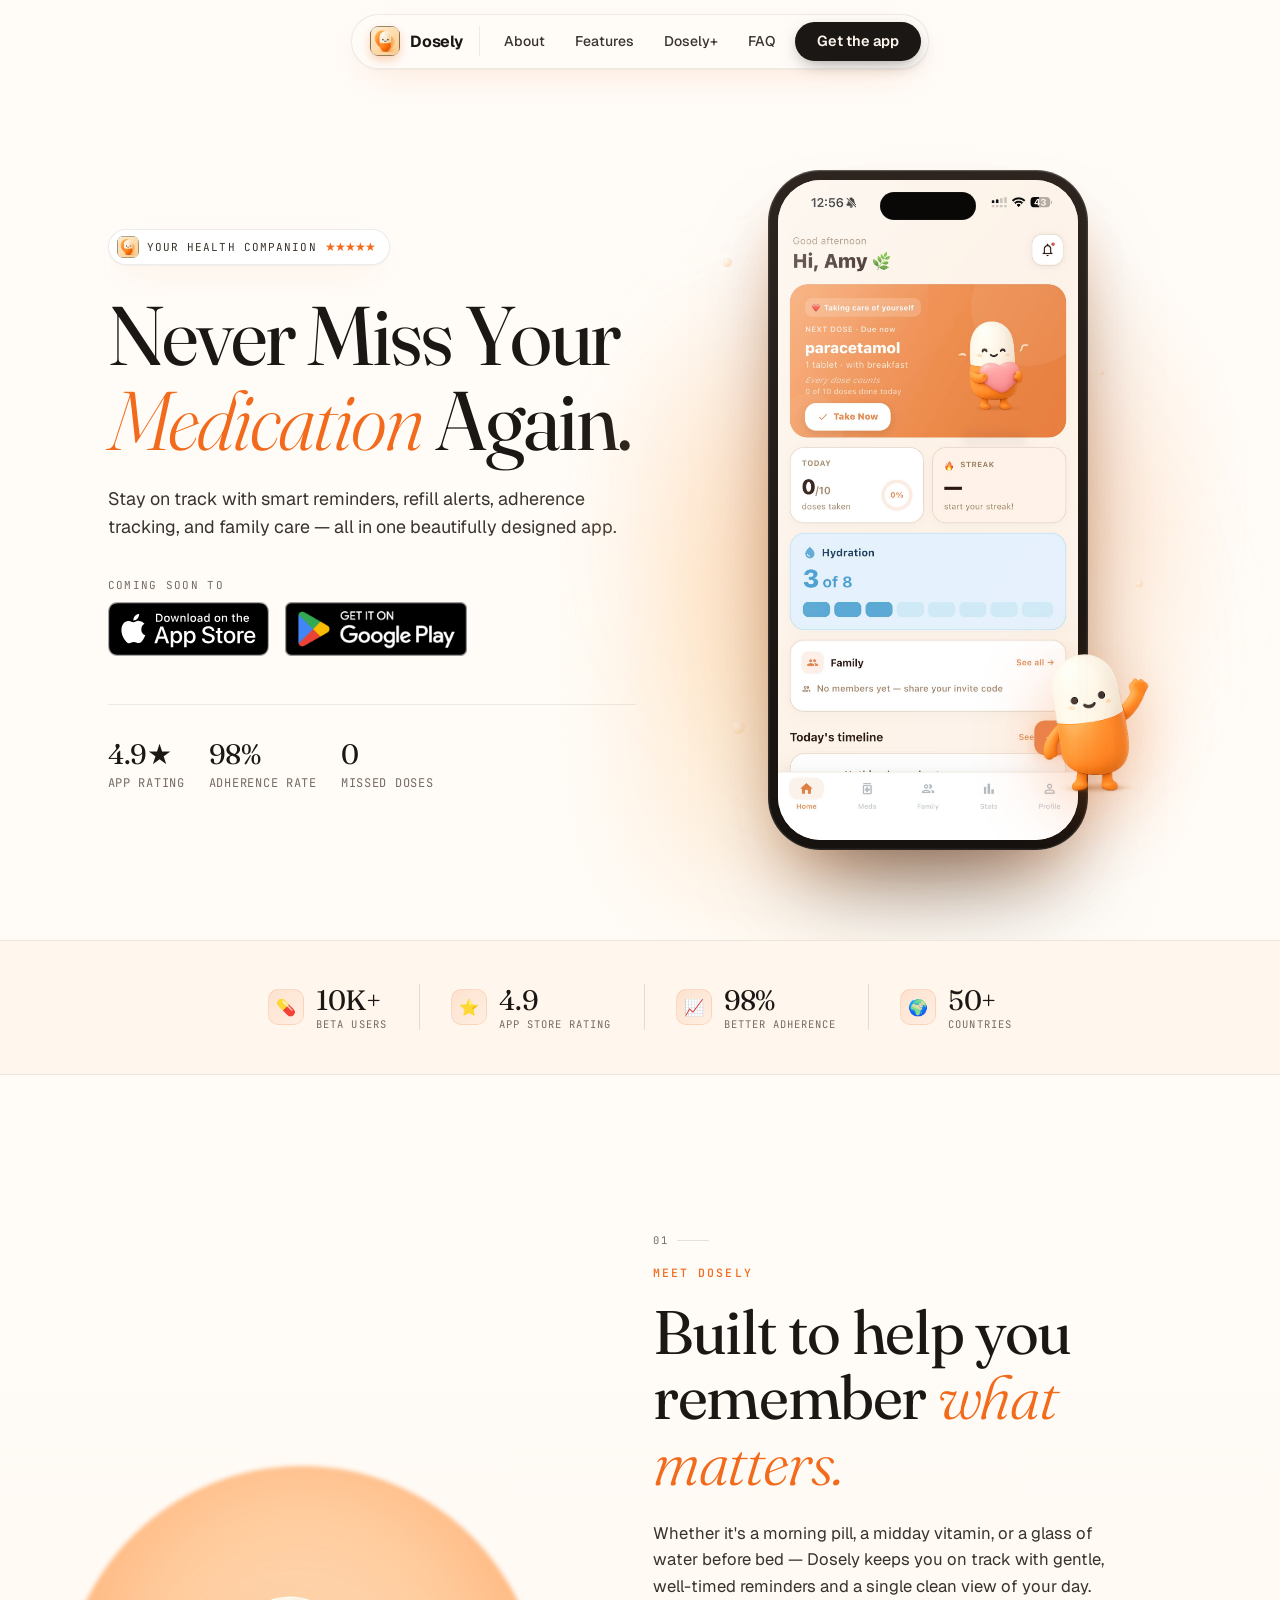
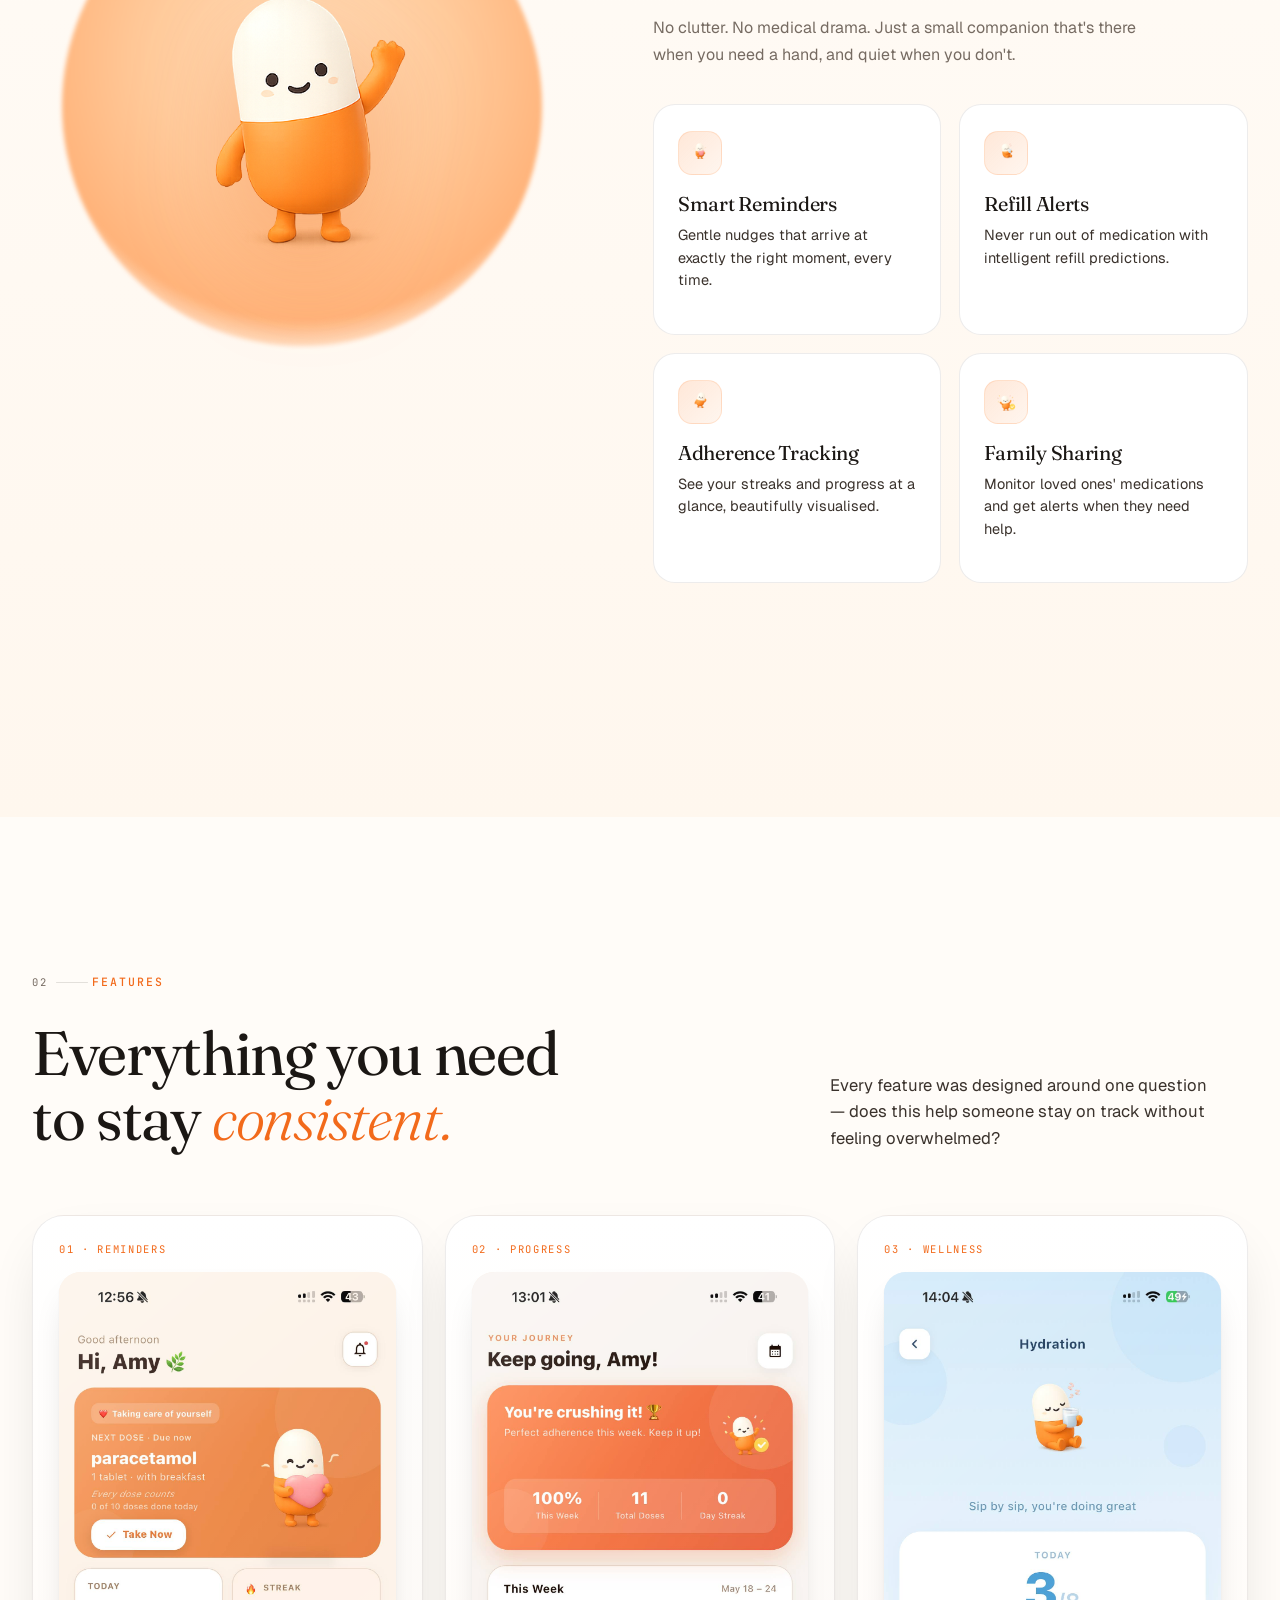
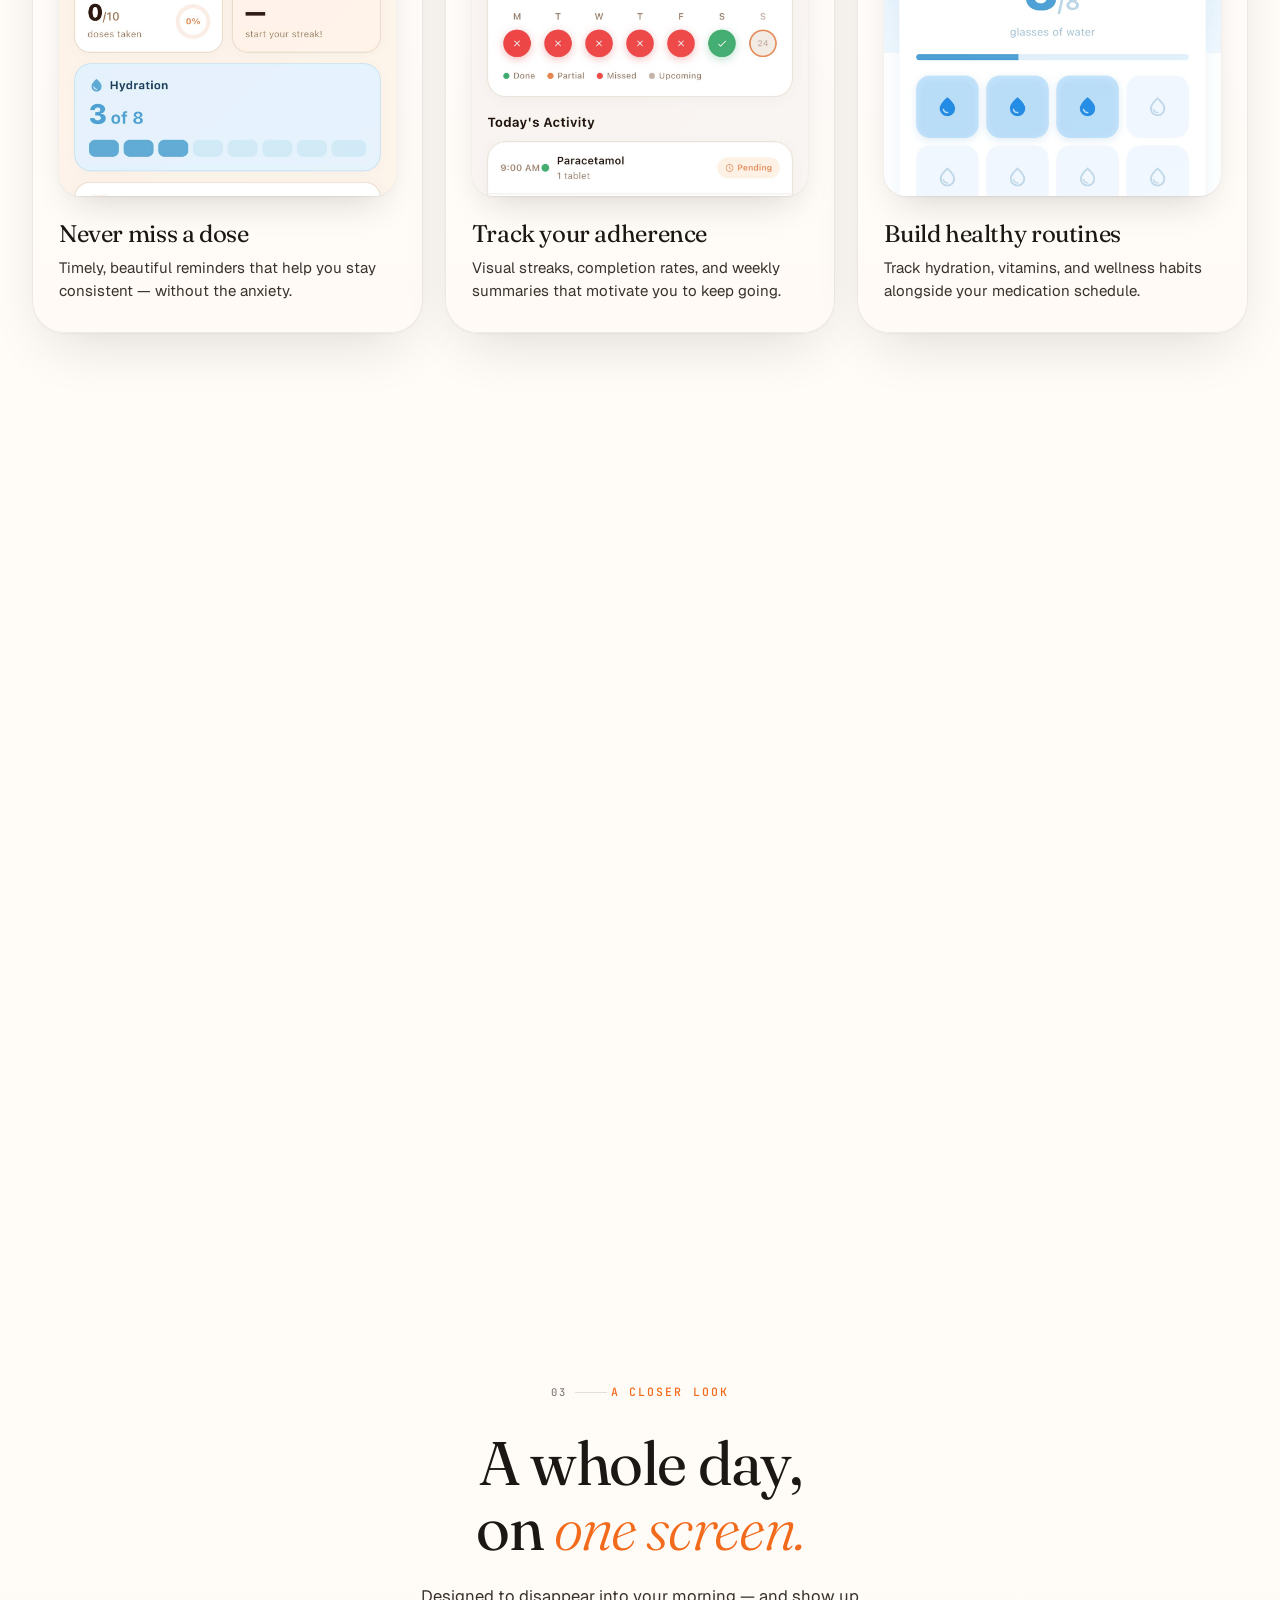
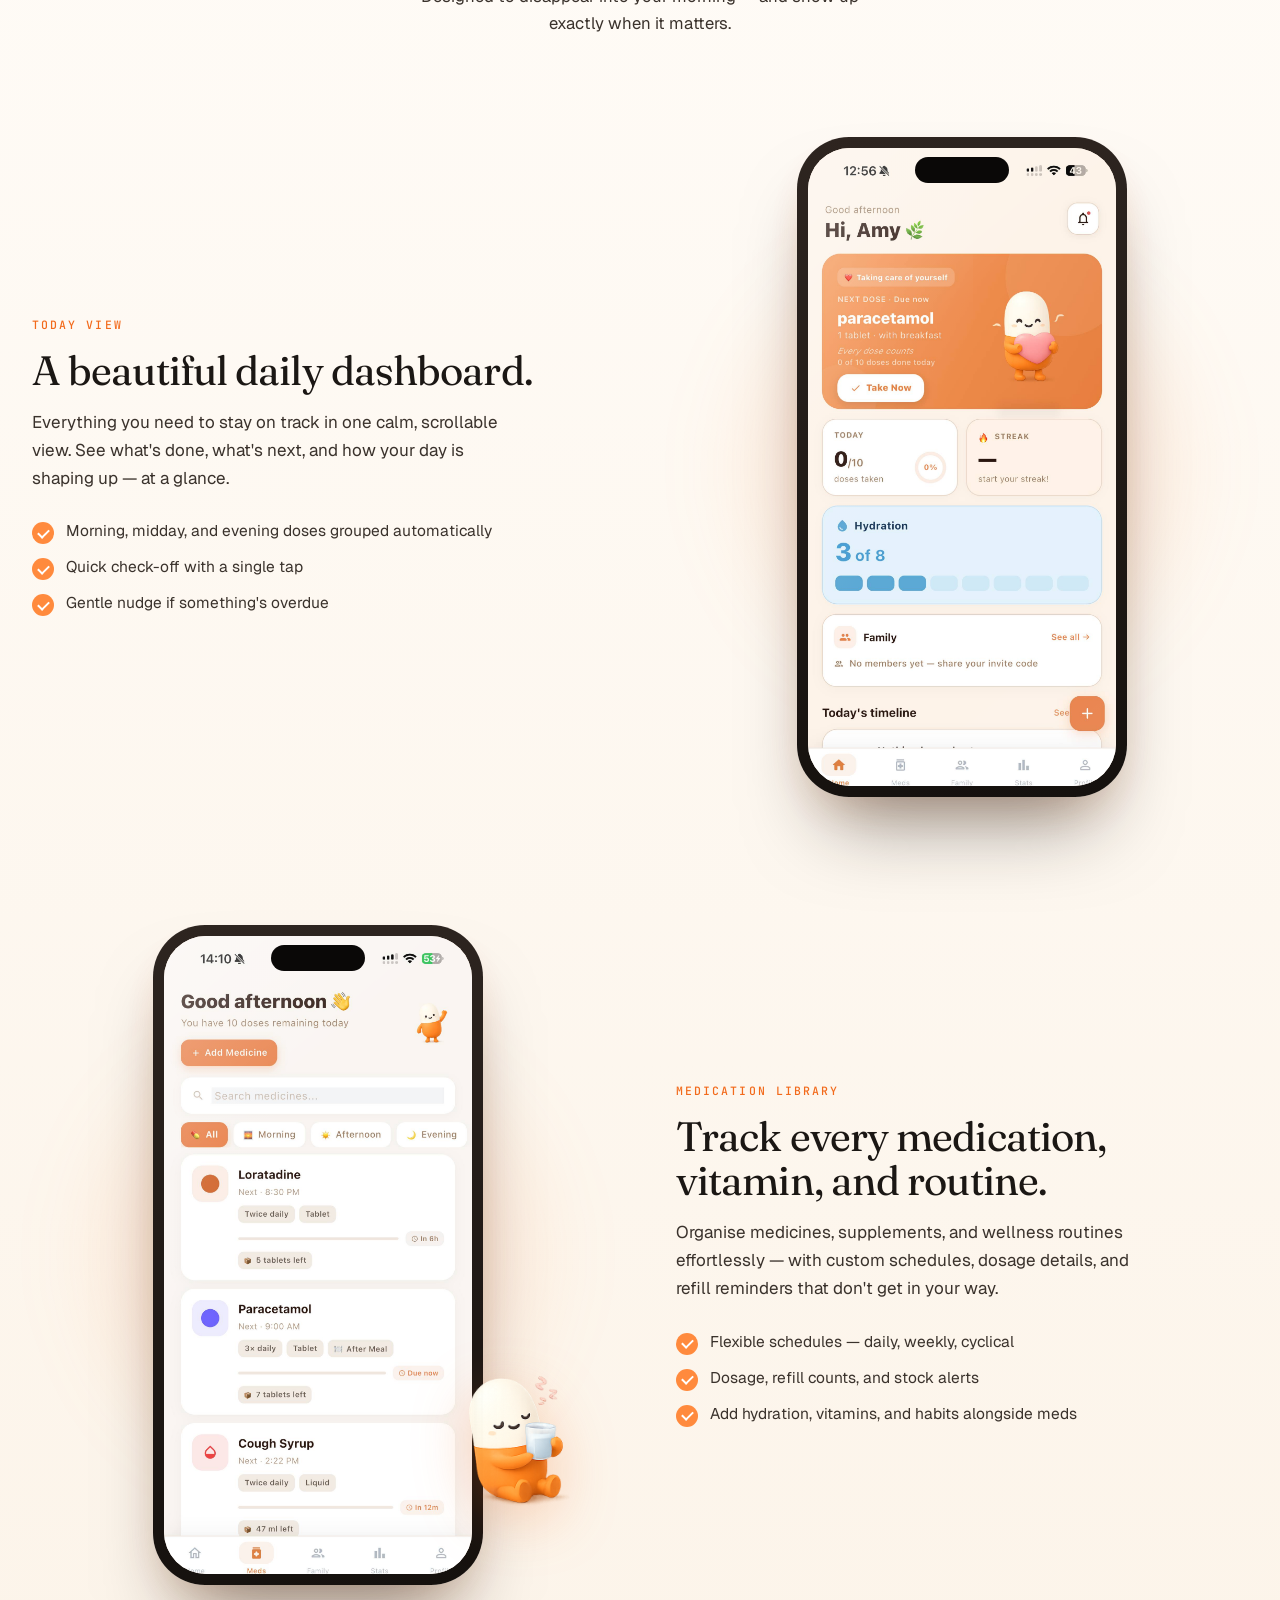
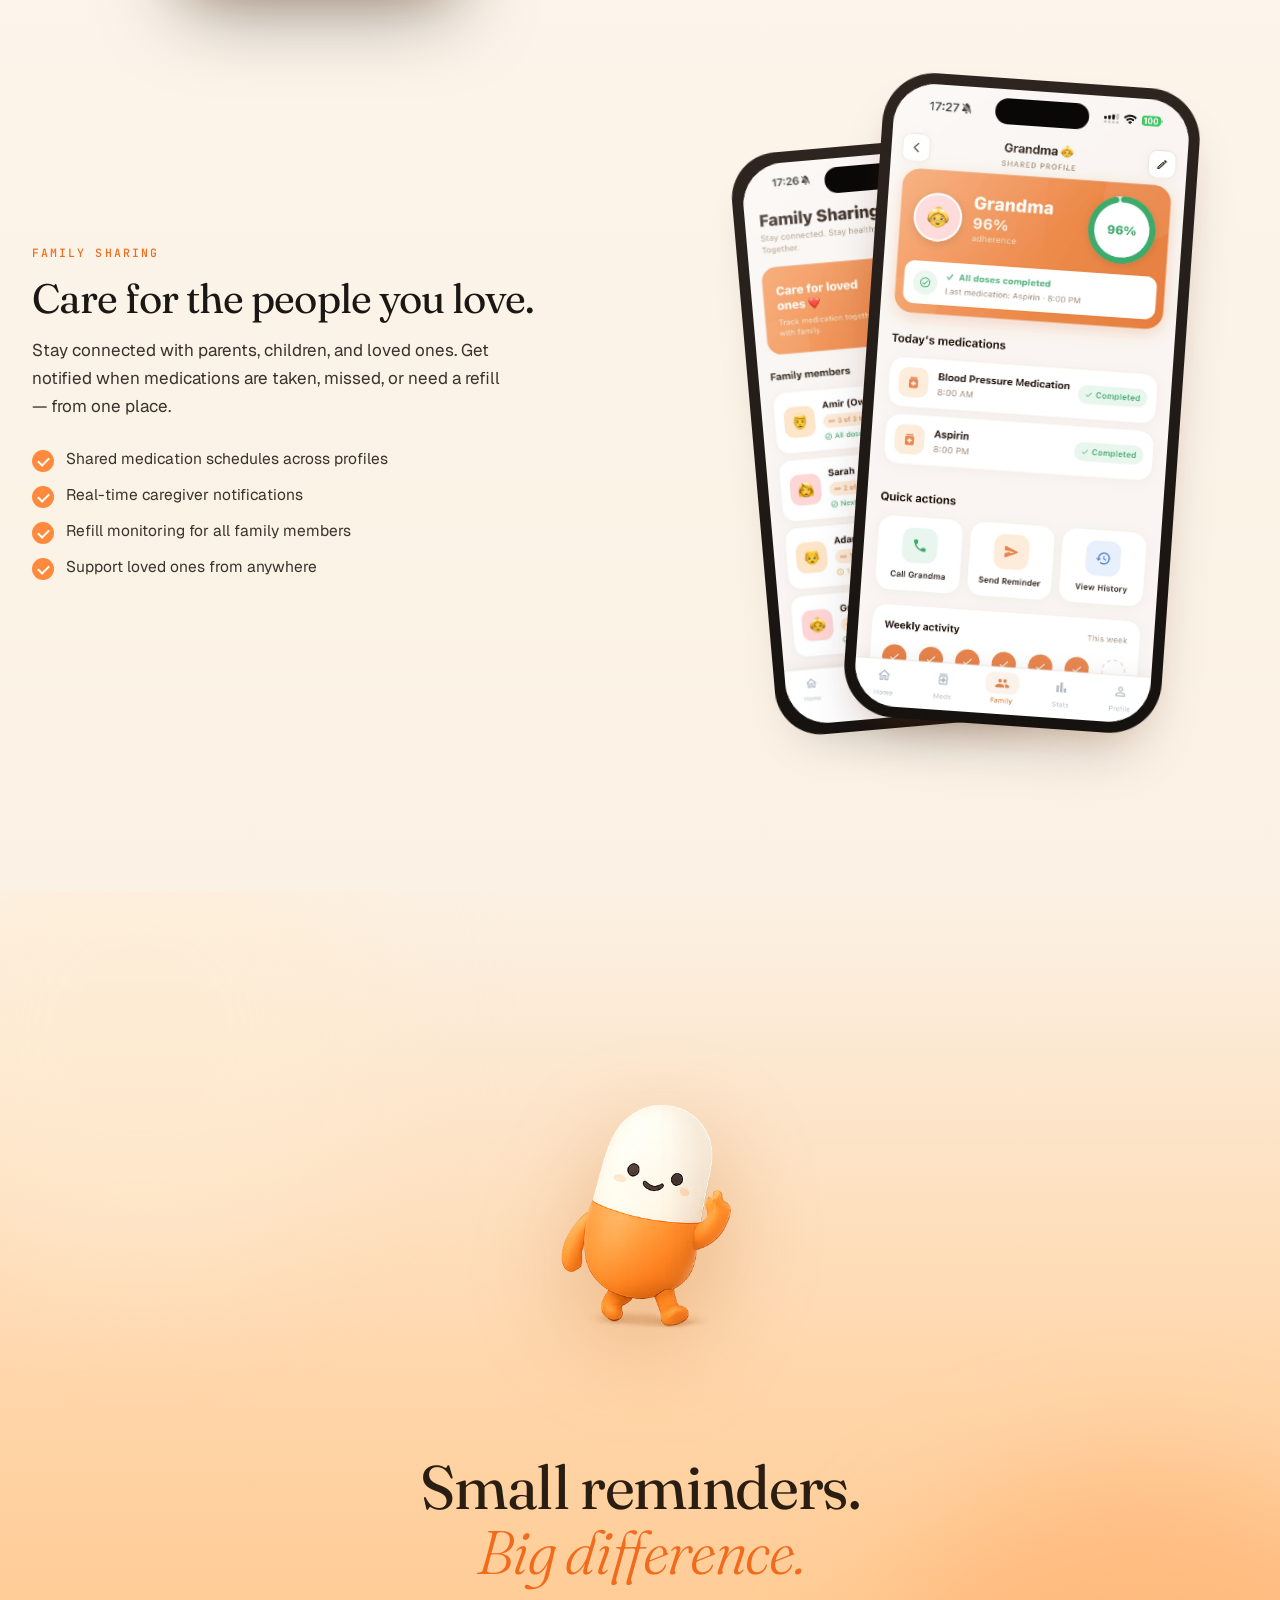
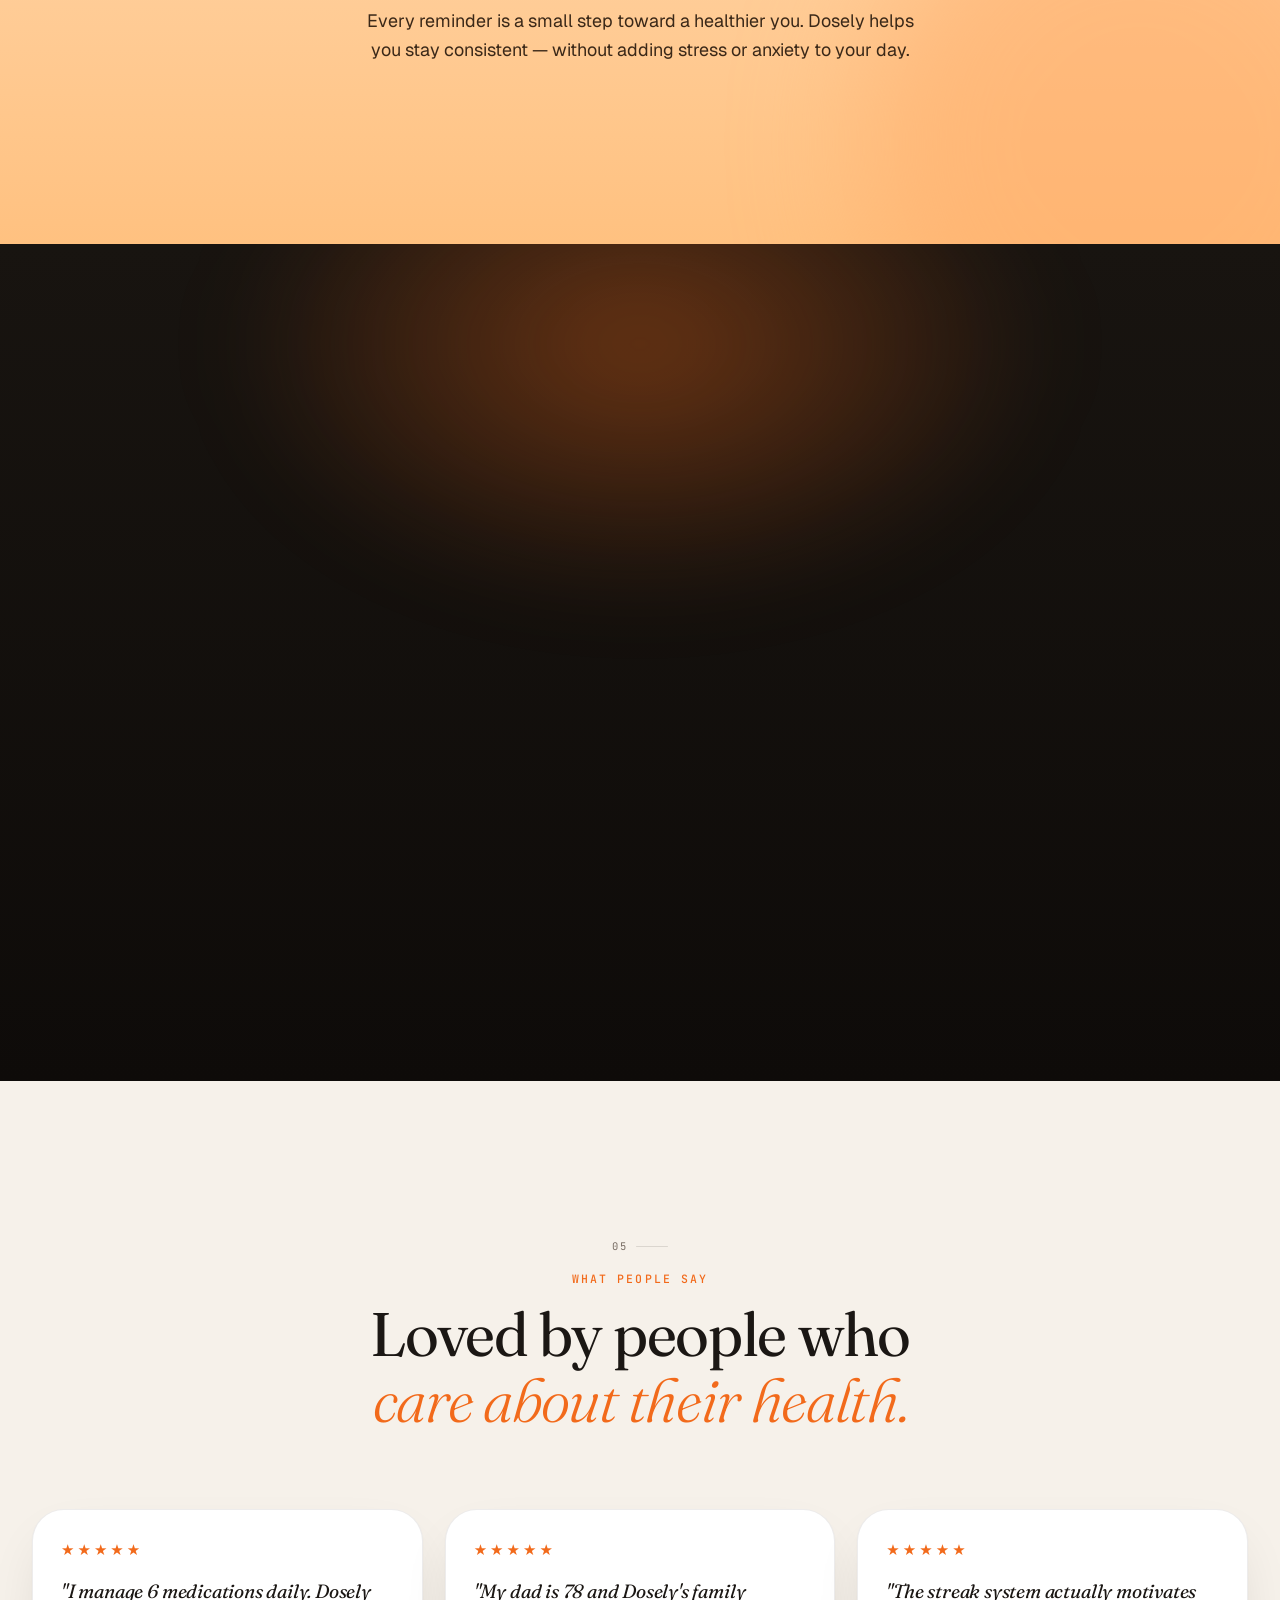
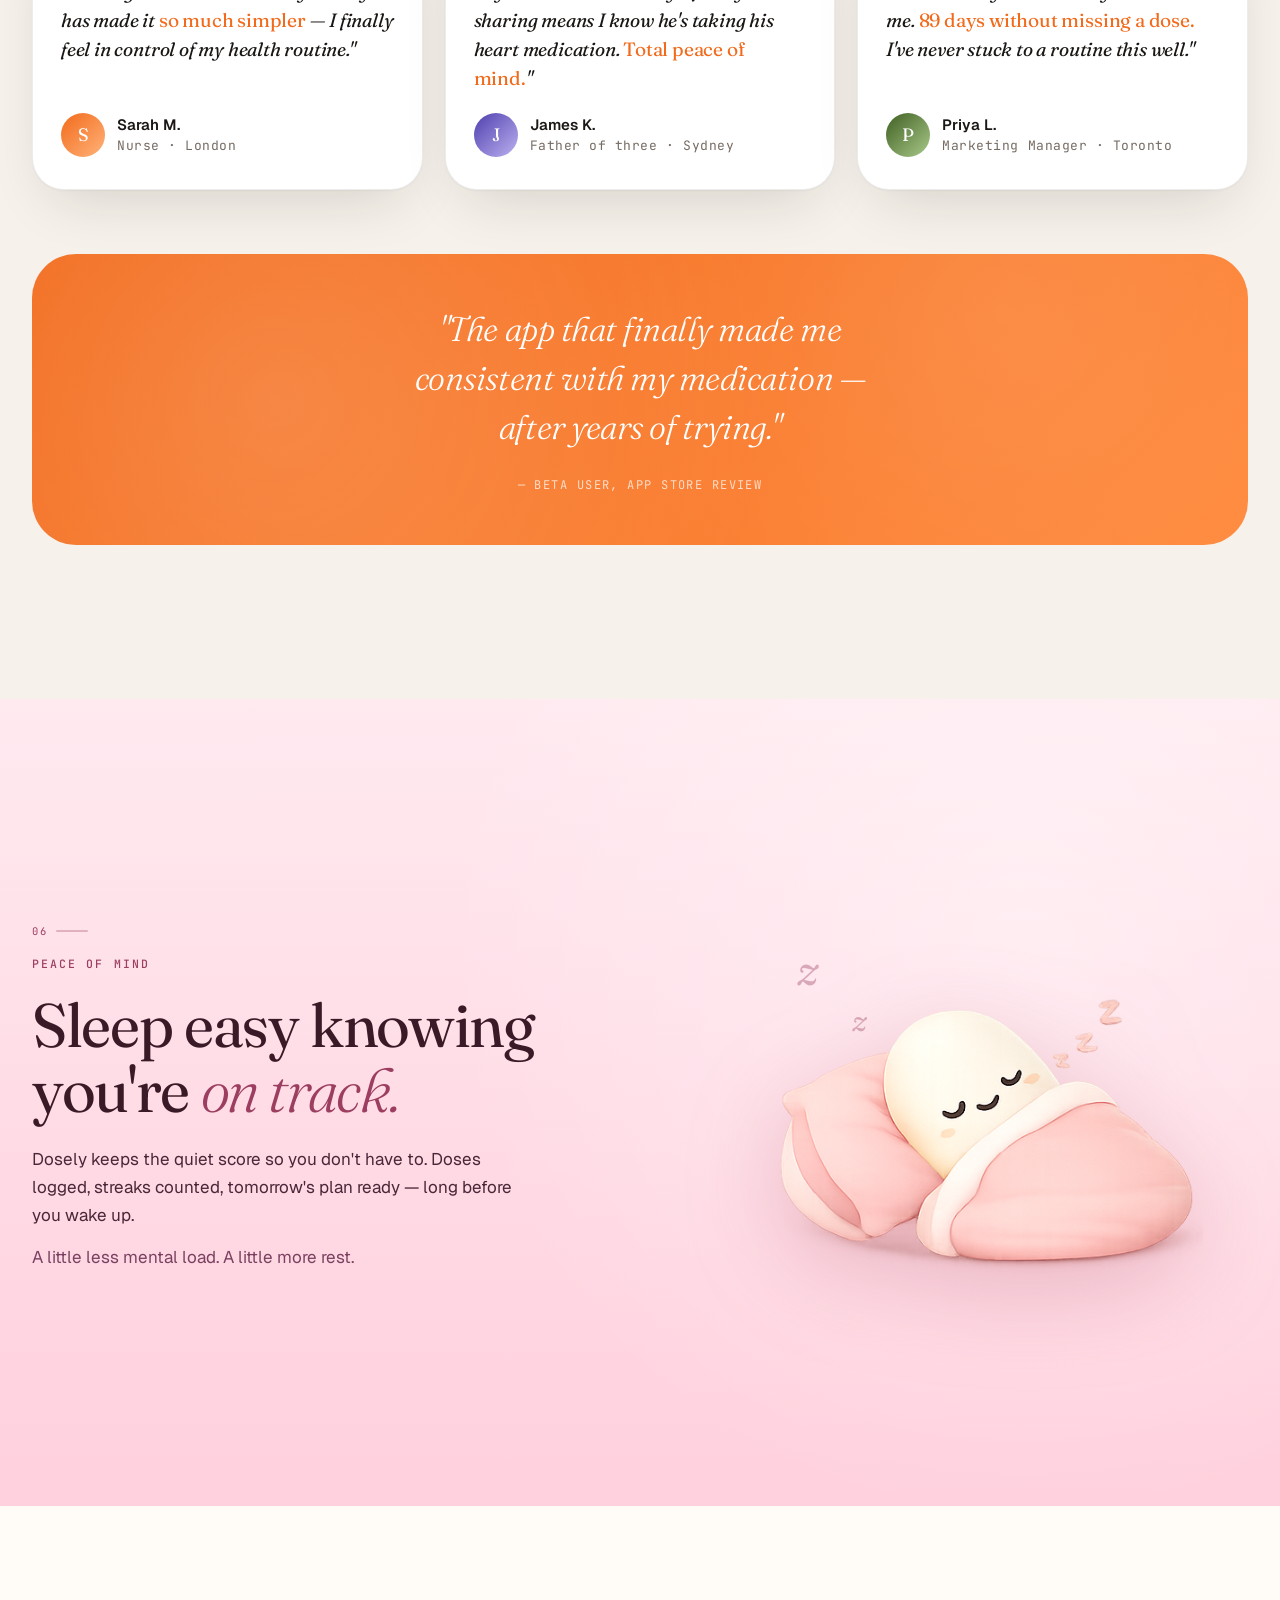
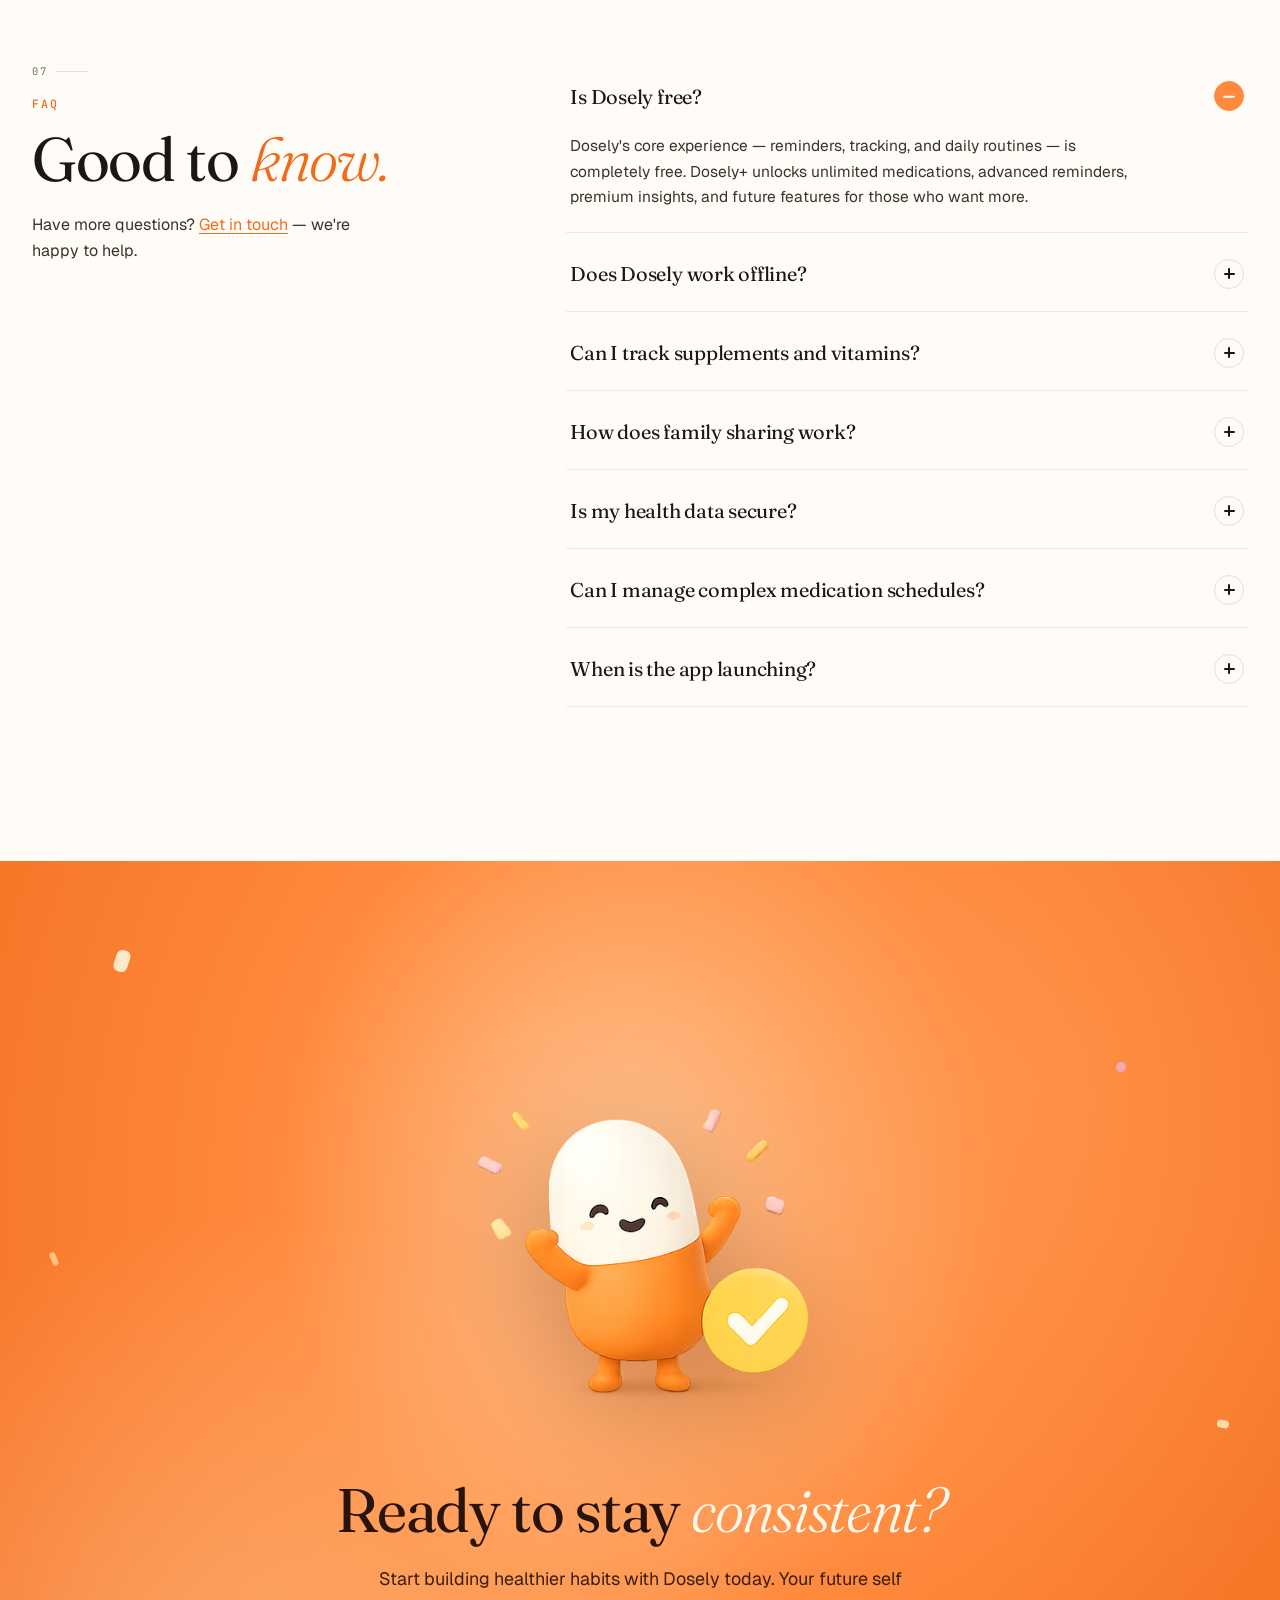
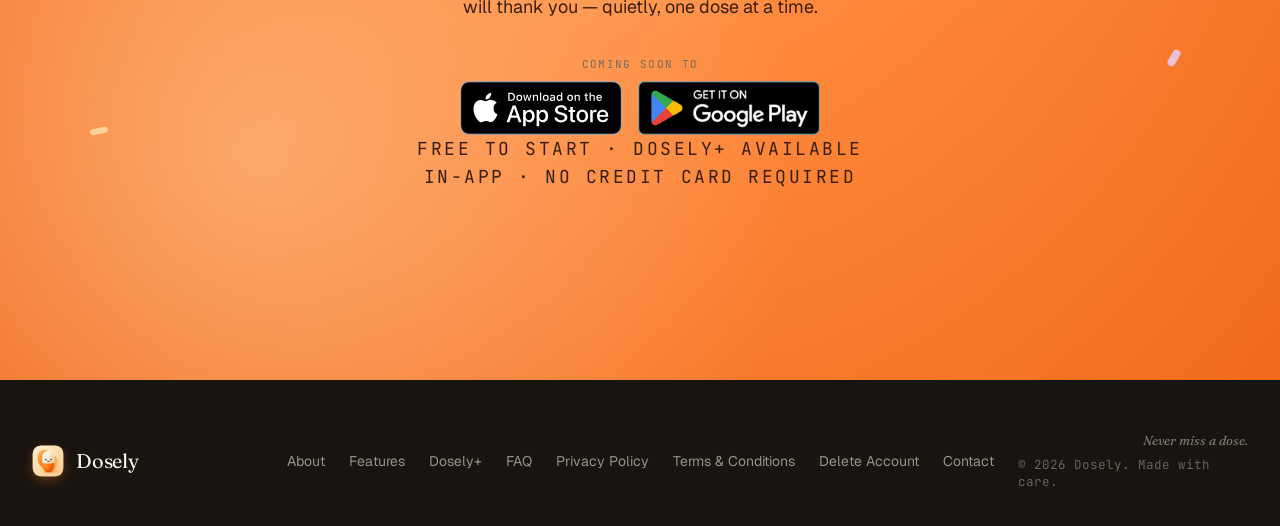
<file: index.html>
<!doctype html>
<html lang="en">
<head>
<meta charset="utf-8"/>
<meta name="viewport" content="width=device-width,initial-scale=1"/>
<title>Dosely | Medication Reminder & Family Care</title>
<meta name="description" content="Dosely helps you manage medications, reminders, refill tracking and family care."/>
<meta name="keywords" content="medication reminder app, medicine reminder, pill reminder, family medication tracker, medication adherence app, prescription tracker"/>
<meta name="robots" content="index, follow"/>
<meta name="theme-color" content="#FF8A3D"/>

<!-- Favicon -->
<link rel="icon" type="image/png" href="/assets/dosely-logo.png"/>
<link rel="apple-touch-icon" href="/assets/dosely-logo.png"/>
<link rel="manifest" href="/manifest.json"/>

<!-- Open Graph -->
<meta property="og:type" content="website"/>
<meta property="og:url" content="https://dosely.app/"/>
<meta property="og:title" content="Dosely"/>
<meta property="og:description" content="Medication Reminder & Family Care"/>
<meta property="og:image" content="/assets/dosely-homescreen.jpg"/>
<meta property="og:site_name" content="Dosely"/>

<!-- Twitter -->
<meta name="twitter:card" content="summary_large_image"/>
<meta name="twitter:title" content="Dosely | Medication Reminder & Family Care"/>
<meta name="twitter:description" content="Dosely helps you manage medications, reminders, refill tracking and family care."/>
<meta name="twitter:image" content="/assets/dosely-homescreen.jpg"/>

<!-- Structured Data -->
<script type="application/ld+json">
{
  "@context": "https://schema.org",
  "@type": "MobileApplication",
  "name": "Dosely",
  "description": "Smart medication reminder app with refill alerts, adherence tracking, and family sharing.",
  "operatingSystem": "iOS, Android",
  "applicationCategory": "HealthApplication",
  "offers": { "@type": "Offer", "price": "0", "priceCurrency": "USD" },
  "aggregateRating": { "@type": "AggregateRating", "ratingValue": "4.9", "ratingCount": "2400" }
}
</script>

<!-- Fonts -->
<link rel="preconnect" href="https://fonts.googleapis.com"/>
<link rel="preconnect" href="https://fonts.gstatic.com" crossorigin/>
<link href="https://fonts.googleapis.com/css2?family=Fraunces:ital,opsz,wght@0,9..144,300;0,9..144,400;0,9..144,500;0,9..144,600;1,9..144,300;1,9..144,400&family=Geist:wght@300;400;500;600;700&family=JetBrains+Mono:wght@400;500&display=swap" rel="stylesheet"/>

<style>
/* ============================================================
   TOKENS
   ============================================================ */
:root{
  --orange:#FF8A3D;
  --orange-deep:#F26A1B;
  --orange-soft:#FFB37A;
  --cream:#FFF7EE;
  --cream-2:#FBF1E4;
  --bg:#FFFCF8;
  --warm-gray:#F6F1EA;
  --ink:#1B1714;
  --ink-2:#3A322C;
  --muted:#766B62;
  --line:rgba(27,23,20,.08);
  --line-2:rgba(27,23,20,.12);
  --shadow-soft:0 1px 2px rgba(27,23,20,.04),0 12px 40px -12px rgba(242,106,27,.18);
  --shadow-card:0 1px 2px rgba(27,23,20,.04),0 24px 60px -20px rgba(27,23,20,.16);
  --shadow-deep:0 30px 80px -30px rgba(242,106,27,.45);
  --r-sm:14px;--r-md:22px;--r-lg:32px;--r-xl:44px;
  --nav-h:72px;
}
*{box-sizing:border-box;margin:0;padding:0}
html{scroll-behavior:smooth;-webkit-text-size-adjust:100%}
body{background:var(--bg);color:var(--ink);font-family:'Geist',-apple-system,BlinkMacSystemFont,'SF Pro Text',system-ui,sans-serif;-webkit-font-smoothing:antialiased;text-rendering:optimizeLegibility;overflow-x:hidden}
img{max-width:100%;display:block;height:auto}
a{color:inherit;text-decoration:none}
button{font-family:inherit;cursor:pointer;border:0;background:none;color:inherit}
ul{list-style:none}
:focus-visible{outline:2px solid var(--orange-deep);outline-offset:3px;border-radius:4px}

/* ============================================================
   PROGRESS BAR
   ============================================================ */
#progress{position:fixed;top:0;left:0;height:2.5px;background:linear-gradient(90deg,var(--orange-deep),var(--orange-soft));width:0%;z-index:1000;transition:width .1s linear;border-radius:0 2px 2px 0}

/* ============================================================
   SKIP LINK
   ============================================================ */
.skip-link{position:fixed;top:-100px;left:16px;z-index:9999;padding:10px 20px;background:var(--ink);color:#fff;border-radius:8px;font-size:14px;font-weight:600;transition:top .2s}
.skip-link:focus{top:16px}

/* ============================================================
   TYPE SYSTEM
   ============================================================ */
.eyebrow{font-family:'JetBrains Mono',monospace;font-size:11.5px;letter-spacing:.18em;text-transform:uppercase;color:var(--orange-deep);font-weight:500}
.display{font-family:'Fraunces',serif;font-weight:400;letter-spacing:-.025em;line-height:1.02;font-size:clamp(44px,6.5vw,100px);color:var(--ink);text-wrap:balance}
.display em{font-style:italic;font-weight:300;color:var(--orange-deep)}
.h2{font-family:'Fraunces',serif;font-weight:400;letter-spacing:-.022em;line-height:1.06;font-size:clamp(36px,4.8vw,72px);text-wrap:balance}
.h2 em{font-style:italic;font-weight:300;color:var(--orange-deep)}
.h3{font-family:'Fraunces',serif;font-weight:400;letter-spacing:-.018em;line-height:1.1;font-size:clamp(26px,2.8vw,38px);text-wrap:balance}
.lead{font-size:clamp(16px,1.3vw,20px);color:var(--ink-2);line-height:1.6;font-weight:400;max-width:44ch;text-wrap:pretty}
.body-text{font-size:16px;color:var(--ink-2);line-height:1.65}
.muted{color:var(--muted)}

/* ============================================================
   LAYOUT
   ============================================================ */
.wrap{max-width:1280px;margin:0 auto;padding:0 32px}
@media(max-width:600px){.wrap{padding:0 20px}}

/* ============================================================
   BUTTONS
   ============================================================ */
.btn{display:inline-flex;align-items:center;gap:8px;padding:12px 22px;border-radius:999px;font-weight:600;font-size:14.5px;transition:.25s ease;white-space:nowrap;line-height:1}
.btn-pri{background:var(--ink);color:#FFF7EE;box-shadow:0 6px 18px -6px rgba(27,23,20,.5)}
.btn-pri:hover{transform:translateY(-2px);box-shadow:0 12px 26px -6px rgba(27,23,20,.55)}
.btn-pri:active{transform:translateY(0)}
.btn-orange{background:var(--orange-deep);color:#fff;box-shadow:0 10px 26px -8px rgba(242,106,27,.6);padding:14px 32px;font-size:16px}
.btn-orange:hover{transform:translateY(-2px);background:#E45A12;box-shadow:0 14px 32px -8px rgba(242,106,27,.7)}
.btn-orange:active{transform:translateY(0)}
.btn-ghost{padding:12px 20px;color:var(--ink);font-weight:500;font-size:14.5px;border:1.5px solid var(--line-2);border-radius:999px}
.btn-ghost:hover{border-color:var(--orange-deep);color:var(--orange-deep)}

/* ============================================================
   STORE BADGES
   ============================================================ */
.store-row{display:flex;flex-direction:column;align-items:flex-start;gap:10px;margin-top:32px}
.store-label{font-family:'JetBrains Mono',monospace;font-size:11px;letter-spacing:.12em;text-transform:uppercase;color:var(--muted)}
.store-badges{display:flex;gap:16px;align-items:center;flex-wrap:wrap}
.store-badge{display:inline-flex;transition:transform .2s ease,opacity .2s ease}
.store-badge:hover{transform:translateY(-3px);opacity:.9}
.store-badge img{display:block;height:54px;width:auto}
@media(max-width:480px){
  .store-badges{flex-direction:column;gap:10px;align-items:stretch}
  .store-badge img{height:50px}
  .store-badge{justify-content:center}
}

/* ============================================================
   NAV
   ============================================================ */
.nav{position:fixed;top:14px;left:0;right:0;z-index:500;display:flex;justify-content:center;pointer-events:none;padding:0 16px}
.nav-inner{pointer-events:auto;display:flex;align-items:center;gap:6px;padding:7px 7px 7px 18px;background:rgba(255,252,248,.82);backdrop-filter:blur(24px) saturate(1.4);-webkit-backdrop-filter:blur(24px) saturate(1.4);border:1px solid var(--line);border-radius:999px;box-shadow:var(--shadow-soft);transition:box-shadow .3s;max-width:100%}
.nav-inner:hover{box-shadow:0 2px 4px rgba(27,23,20,.06),0 16px 48px -12px rgba(242,106,27,.22)}
.brand{display:flex;align-items:center;gap:10px;font-weight:700;font-size:16px;letter-spacing:-.01em;padding-right:16px;border-right:1px solid var(--line);margin-right:4px;white-space:nowrap}
.brand-mark{width:30px;height:30px;border-radius:9px;background-image:url('assets/dosely-logo.png');background-size:cover;background-position:center;box-shadow:0 4px 10px rgba(242,106,27,.3);flex-shrink:0}
.nav-links{display:flex;gap:2px}
.nav-links a{padding:8px 14px;font-size:14px;color:var(--ink-2);border-radius:999px;transition:.2s;font-weight:500;white-space:nowrap}
.nav-links a:hover{background:var(--cream);color:var(--ink)}

/* hamburger */
.nav-menu-btn{display:none;width:36px;height:36px;border-radius:10px;align-items:center;justify-content:center;color:var(--ink);border:1px solid var(--line);transition:.2s}
.nav-menu-btn:hover{background:var(--cream)}
.nav-menu-btn svg{width:18px;height:18px}

/* mobile overlay */
.mobile-nav{display:none;position:fixed;inset:0;z-index:400;background:rgba(255,252,248,.96);backdrop-filter:blur(24px);-webkit-backdrop-filter:blur(24px);flex-direction:column;align-items:center;justify-content:center;gap:8px;opacity:0;transition:opacity .3s}
.mobile-nav.open{display:flex;opacity:1}
.mobile-nav a{font-family:'Fraunces',serif;font-size:clamp(26px,7vw,40px);font-weight:400;letter-spacing:-.02em;color:var(--ink);padding:12px 0;transition:.2s}
.mobile-nav a:hover{color:var(--orange-deep)}
.mobile-nav .close-btn{margin-top:32px;font-family:'JetBrains Mono',monospace;font-size:12px;letter-spacing:.12em;text-transform:uppercase;color:var(--muted);padding:10px 20px;border:1px solid var(--line-2);border-radius:999px}

@media(max-width:780px){
  .nav-links{display:none}
  .nav-menu-btn{display:flex}
}
@media(max-width:420px){
  .nav .btn-pri{display:none}
  .brand{border-right:none;padding-right:4px;margin-right:0}
}

/* ============================================================
   HERO
   ============================================================ */
.hero{padding:clamp(120px,14vw,160px) 0 80px;min-height:100svh;display:flex;align-items:center;overflow:hidden}
.hero-grid{display:grid;grid-template-columns:1.08fr 1fr;gap:48px;align-items:center}
.hero-eyebrow-badge{display:inline-flex;align-items:center;gap:8px;padding:6px 14px 6px 8px;background:#fff;border:1px solid var(--line);border-radius:999px;font-family:'JetBrains Mono',monospace;font-size:11px;letter-spacing:.1em;text-transform:uppercase;color:var(--ink-2);box-shadow:var(--shadow-soft);margin-bottom:28px}
.hero-eyebrow-badge .dot{width:22px;height:22px;border-radius:7px;background-image:url('assets/dosely-logo.png');background-size:cover;background-position:center}
.hero-eyebrow-badge .stars{color:var(--orange-deep);font-size:12px;letter-spacing:-1px}
.hero h1{margin:0 0 22px}
.hero .lead{margin:0 0 36px;font-size:clamp(17px,1.4vw,21px)}
.hero-cta{display:flex;align-items:center;gap:14px;flex-wrap:wrap}

.hero-meta{display:flex;gap:24px;margin-top:48px;padding-top:32px;border-top:1px solid var(--line);flex-wrap:wrap}
.hero-meta-item{display:flex;flex-direction:column;gap:4px}
.hero-meta-item .k{font-family:'Fraunces',serif;font-size:28px;letter-spacing:-.02em;color:var(--ink)}
.hero-meta-item .v{font-size:12px;color:var(--muted);font-family:'JetBrains Mono',monospace;letter-spacing:.06em;text-transform:uppercase}

/* hero phone stage */
.hero-stage{position:relative;height:700px;display:flex;align-items:center;justify-content:center}
.hero-glow{position:absolute;inset:-40px;background:radial-gradient(circle at 50% 50%,rgba(255,138,61,.5),rgba(255,179,122,.2) 40%,transparent 65%);filter:blur(44px);z-index:0;pointer-events:none}
.hero-glow.b{background:radial-gradient(circle at 30% 70%,rgba(255,209,154,.6),transparent 55%);filter:blur(60px)}

.phone{position:relative;z-index:2;width:320px;height:680px;border-radius:52px;background:linear-gradient(175deg,#2E2520,#15110E);padding:10px;box-shadow:
  0 60px 100px -40px rgba(27,23,20,.6),
  0 30px 60px -20px rgba(242,106,27,.38),
  inset 0 0 0 1.5px rgba(255,255,255,.09),
  inset 0 1px 0 rgba(255,255,255,.14);
  animation:float 8s ease-in-out infinite;will-change:transform}
.phone-screen{width:100%;height:100%;border-radius:43px;overflow:hidden;position:relative;background:#FFF1E2}
.phone-screen .shot{position:absolute;inset:0;width:100%;height:100%;object-fit:cover;object-position:top center}
.phone-screen .gloss{position:absolute;inset:0;border-radius:43px;pointer-events:none;background:linear-gradient(130deg,rgba(255,255,255,.26) 0%,rgba(255,255,255,.04) 30%,transparent 50%,rgba(255,255,255,.06) 100%);mix-blend-mode:screen;z-index:3}
.phone-screen .glare{position:absolute;top:0;left:0;width:50%;height:100%;border-radius:43px;pointer-events:none;background:linear-gradient(115deg,rgba(255,255,255,.16),rgba(255,255,255,0) 55%);z-index:4}
.phone-notch{position:absolute;top:12px;left:50%;transform:translateX(-50%);width:96px;height:28px;background:#0A0807;border-radius:999px;z-index:5;box-shadow:inset 0 0 0 1px rgba(255,255,255,.04)}

.hero-mascot{position:absolute;z-index:3;width:210px;right:-24px;bottom:40px;animation:float 7s ease-in-out infinite .5s;filter:drop-shadow(0 22px 36px rgba(242,106,27,.38));pointer-events:none}

.particle{position:absolute;border-radius:999px;background:radial-gradient(circle at 30% 30%,#fff,#FFD09A 70%,transparent);opacity:.55;z-index:1;pointer-events:none}
.particle.p1{width:9px;height:9px;top:14%;left:8%;animation:drift 6s ease-in-out infinite}
.particle.p2{width:5px;height:5px;top:30%;right:14%;animation:drift 7s ease-in-out infinite .8s}
.particle.p3{width:13px;height:13px;bottom:18%;left:10%;animation:drift 8s ease-in-out infinite 1.2s;opacity:.45}
.particle.p4{width:7px;height:7px;top:60%;right:6%;animation:drift 6.5s ease-in-out infinite .4s}
.particle.p5{width:4px;height:4px;top:48%;left:18%;animation:drift 7.5s ease-in-out infinite 1.6s}

@media(max-width:980px){
  .hero-grid{grid-template-columns:1fr;gap:40px;text-align:center}
  .hero .lead,.hero h1,.hero-cta,.hero-meta{margin-left:auto;margin-right:auto}
  .hero .lead{max-width:38ch;margin-left:auto;margin-right:auto}
  .hero-cta{justify-content:center}
  .hero-meta{justify-content:center}
  .hero-eyebrow-badge{margin-bottom:20px}
  .hero-stage{height:580px;margin-top:0}
  .hero-mascot{width:170px;right:-8px;bottom:20px}
  .phone{width:280px;height:600px}
}
@media(max-width:520px){
  .hero-stage{height:500px}
  .phone{width:240px;height:520px;border-radius:44px}
  .phone-screen{border-radius:35px}
  .phone-notch{width:80px;height:22px}
  .hero-mascot{width:130px;right:-6px}
}

/* ============================================================
   SOCIAL PROOF BAR
   ============================================================ */
.proof-bar{padding:28px 0;border-top:1px solid var(--line);border-bottom:1px solid var(--line);background:var(--cream);overflow:hidden}
.proof-inner{display:flex;justify-content:center;align-items:center;gap:0;flex-wrap:wrap}
.proof-item{display:flex;align-items:center;gap:12px;padding:14px 32px;position:relative}
.proof-item+.proof-item::before{content:"";position:absolute;left:0;top:20%;height:60%;width:1px;background:var(--line-2)}
.proof-item .pi-num{font-family:'Fraunces',serif;font-size:28px;letter-spacing:-.02em;color:var(--ink);font-weight:400}
.proof-item .pi-label{font-family:'JetBrains Mono',monospace;font-size:10.5px;letter-spacing:.1em;text-transform:uppercase;color:var(--muted);line-height:1.4}
.proof-item .pi-icon{width:36px;height:36px;border-radius:10px;background:linear-gradient(135deg,rgba(242,106,27,.15),rgba(242,106,27,.05));border:1px solid rgba(242,106,27,.15);display:grid;place-items:center;font-size:16px;flex:none}
@media(max-width:700px){
  .proof-item{padding:12px 16px}
  .proof-item .pi-num{font-size:22px}
  .proof-item+.proof-item::before{display:none}
}
@media(max-width:440px){.proof-inner{flex-direction:column;gap:0}.proof-item{width:100%;justify-content:center}}

/* ============================================================
   BENEFITS (Meet Dosely)
   ============================================================ */
.benefits{padding:clamp(100px,12vw,160px) 0;background:linear-gradient(180deg,var(--bg) 0%,var(--cream) 100%);position:relative;overflow:hidden}
.benefits-top{display:grid;grid-template-columns:1fr 1.1fr;gap:80px;align-items:center;margin-bottom:80px}
.benefits-mascot-wrap{position:relative;display:flex;justify-content:center;align-items:center;min-height:480px}
.meet-bg-circle{position:absolute;width:480px;height:480px;border-radius:999px;background:radial-gradient(circle at 50% 40%,#FFE0BE 0%,#FFCB9C 40%,var(--orange-soft) 70%,transparent 82%);filter:blur(2px)}
.meet-mascot{position:relative;width:380px;animation:float 8s ease-in-out infinite;filter:drop-shadow(0 28px 48px rgba(242,106,27,.32))}
.benefits-text .eyebrow{display:block;margin-bottom:20px}
.benefits-text h2{margin:0 0 24px}
.benefits-text p{margin:0 0 16px}

.benefit-cards{display:grid;grid-template-columns:repeat(2,1fr);gap:18px;margin-top:40px}
.bcard{padding:26px 24px;background:#fff;border:1px solid var(--line);border-radius:var(--r-md);transition:.35s cubic-bezier(.2,.7,.2,1);position:relative;overflow:hidden}
.bcard::after{content:"";position:absolute;inset:0;background:linear-gradient(135deg,rgba(242,106,27,.06),transparent 60%);opacity:0;transition:.35s;pointer-events:none}
.bcard:hover{transform:translateY(-4px);box-shadow:0 20px 48px -16px rgba(242,106,27,.2)}
.bcard:hover::after{opacity:1}
.bcard .bicon{width:44px;height:44px;border-radius:14px;background:linear-gradient(135deg,rgba(255,138,61,.2),rgba(255,179,122,.12));border:1px solid rgba(255,138,61,.18);display:flex;align-items:center;justify-content:center;margin-bottom:16px}
.bcard .bicon img{width:24px;height:24px;object-fit:contain}
.bcard h4{font-family:'Fraunces',serif;font-size:20px;font-weight:400;letter-spacing:-.014em;color:var(--ink);margin-bottom:8px}
.bcard p{font-size:14.5px;color:var(--ink-2);line-height:1.55}

@media(max-width:980px){
  .benefits-top{grid-template-columns:1fr;gap:40px;text-align:center}
  .benefits-mascot-wrap{min-height:360px;order:-1}
  .meet-bg-circle{width:340px;height:340px}
  .meet-mascot{width:280px}
  .benefit-cards{gap:14px}
}
@media(max-width:560px){.benefit-cards{grid-template-columns:1fr}}

/* ============================================================
   FEATURES
   ============================================================ */
.features{padding:clamp(100px,12vw,160px) 0;background:var(--bg)}
.features-head{display:flex;justify-content:space-between;align-items:flex-end;gap:40px;margin-bottom:64px}
.features-head h2{margin:0;max-width:16ch}
.features-head .lead{margin:0;max-width:38ch}
.features-grid{display:grid;grid-template-columns:repeat(3,1fr);gap:22px}
.fcard{position:relative;padding:26px 26px 30px;background:linear-gradient(180deg,#fff,#FFFAF5);border:1px solid var(--line);border-radius:var(--r-lg);box-shadow:var(--shadow-card);transition:.4s cubic-bezier(.2,.7,.2,1);overflow:hidden;display:flex;flex-direction:column}
.fcard::before{content:"";position:absolute;top:-60px;right:-60px;width:220px;height:220px;border-radius:999px;background:radial-gradient(circle,rgba(255,138,61,.14),transparent 70%);opacity:0;transition:.5s;pointer-events:none}
.fcard:hover{transform:translateY(-6px);box-shadow:0 28px 56px -18px rgba(242,106,27,.28),0 1px 2px rgba(0,0,0,.04)}
.fcard:hover::before{opacity:1}
.fcard:hover .fshot-frame{transform:translateY(-3px)}
.fcard .ftag{font-family:'JetBrains Mono',monospace;font-size:10.5px;letter-spacing:.16em;text-transform:uppercase;color:var(--orange-deep);margin-bottom:16px;display:block}
.fshot-frame{position:relative;width:100%;aspect-ratio:9/14;border-radius:22px;overflow:hidden;background:#FFF1E2;margin-bottom:24px;box-shadow:0 1px 2px rgba(27,23,20,.06),0 18px 38px -16px rgba(27,23,20,.2),inset 0 0 0 1px rgba(255,255,255,.55);transition:.5s cubic-bezier(.2,.7,.2,1)}
.fshot-frame.cool{background:#E6F0FA}
.fshot-frame.lavender{background:#EDE8FB}
.fshot{width:100%;height:100%;object-fit:cover;object-position:top center;display:block}
.fshot-frame::after{content:"";position:absolute;inset:0;border-radius:22px;pointer-events:none;background:linear-gradient(140deg,rgba(255,255,255,.2) 0%,transparent 40%,rgba(255,255,255,.07) 100%);mix-blend-mode:screen}
.fcard h3{margin:0 0 8px;font-family:'Fraunces',serif;font-weight:400;font-size:24px;letter-spacing:-.016em;line-height:1.15;color:var(--ink)}
.fcard p{margin:0;font-size:15px;color:var(--ink-2);line-height:1.55}

@media(max-width:1100px){.features-grid{grid-template-columns:repeat(2,1fr)}}
@media(max-width:700px){.features-grid{grid-template-columns:1fr}.features-head{flex-direction:column;align-items:flex-start}}

/* ============================================================
   SHOWCASE
   ============================================================ */
.showcase{padding:clamp(100px,12vw,160px) 0 clamp(100px,14vw,180px);background:linear-gradient(180deg,var(--bg),var(--cream-2));overflow:hidden}
.showcase-intro{text-align:center;max-width:760px;margin:0 auto clamp(60px,8vw,100px)}
.showcase-intro h2{margin:14px 0 22px}
.showcase-intro .lead{margin:0 auto;text-align:center}

.show-row{display:grid;grid-template-columns:1fr 1fr;gap:72px;align-items:center;margin-bottom:clamp(80px,10vw,140px)}
.show-row:last-child{margin-bottom:0}
.show-row.reverse .show-text{order:2}
.show-row.reverse .show-stage{order:1}
.show-text .eyebrow{display:block;margin-bottom:16px}
.show-text h3{margin:0 0 16px;font-family:'Fraunces',serif;font-weight:400;font-size:clamp(30px,3.2vw,46px);letter-spacing:-.022em;line-height:1.08}
.show-text p{margin:0 0 28px;font-size:17px;color:var(--ink-2);line-height:1.65;max-width:44ch}
.show-bullets{display:flex;flex-direction:column;gap:12px}
.show-bullets li{display:flex;align-items:flex-start;gap:12px;font-size:15.5px;color:var(--ink-2);line-height:1.45}
.tick{width:22px;height:22px;border-radius:999px;background:var(--orange);display:grid;place-items:center;flex:none;position:relative;margin-top:1px}
.tick::after{content:"";width:9px;height:5px;border-left:2px solid #fff;border-bottom:2px solid #fff;transform:rotate(-45deg);margin-top:-2px}

.show-stage{position:relative;display:flex;justify-content:center;align-items:center;min-height:600px}
.show-glow{position:absolute;inset:0;background:radial-gradient(circle at 50% 50%,rgba(255,138,61,.3),transparent 60%);filter:blur(32px);pointer-events:none}
.show-phone{position:relative;z-index:2;width:290px;height:580px;border-radius:46px;background:linear-gradient(175deg,#2E2520,#15110E);padding:11px;box-shadow:0 50px 80px -30px rgba(27,23,20,.5),0 20px 50px -20px rgba(242,106,27,.28);animation:float-r 9s ease-in-out infinite;will-change:transform}
.show-phone.lg{width:330px;height:660px;border-radius:52px;padding:11px}
.show-phone .gloss{position:absolute;inset:11px;border-radius:42px;pointer-events:none;background:linear-gradient(140deg,rgba(255,255,255,.22) 0%,rgba(255,255,255,0) 32%,transparent 70%,rgba(255,255,255,.07) 100%);mix-blend-mode:screen;z-index:3}
.show-phone .glare{position:absolute;top:11px;left:11px;width:50%;height:calc(100% - 22px);border-radius:42px;pointer-events:none;background:linear-gradient(115deg,rgba(255,255,255,.15),rgba(255,255,255,0) 55%);z-index:4}
.show-phone .notch{position:absolute;top:20px;left:50%;transform:translateX(-50%);width:94px;height:26px;background:#0A0807;border-radius:999px;z-index:5}
.show-phone .sshot{position:absolute;inset:11px;border-radius:42px;overflow:hidden;background:#FFF1E2}
.show-phone .sshot img{width:100%;height:100%;object-fit:cover;object-position:top center}

.show-mascot{position:absolute;width:190px;z-index:3;filter:drop-shadow(0 16px 28px rgba(242,106,27,.28));animation:float 7s ease-in-out infinite;pointer-events:none}
.show-mascot.left{left:0;bottom:30px}
.show-mascot.right{right:-8px;bottom:20px;width:210px;z-index:4}

/* dual phone */
.duo{position:relative;width:100%;height:100%;display:flex;justify-content:center;align-items:center}
.duo .show-phone{position:absolute;animation:none}
.duo .show-phone.back{transform:translate(-68px,22px) rotate(-5deg);z-index:1;width:282px;height:584px;border-radius:46px;padding:10px;box-shadow:0 24px 48px -24px rgba(27,23,20,.22);animation:float 9s ease-in-out infinite}
.duo .show-phone.front{transform:translate(60px,-10px) rotate(4deg);z-index:2;width:318px;height:646px;border-radius:52px;padding:10px;box-shadow:0 32px 64px -28px rgba(27,23,20,.32),0 16px 36px -18px rgba(242,106,27,.2);animation:float-r 8s ease-in-out infinite}
.duo .show-glow{position:absolute;inset:-20px;background:radial-gradient(circle at 50% 50%,rgba(255,160,80,.4),rgba(255,210,160,.15) 40%,transparent 70%);filter:blur(40px)}

@media(max-width:980px){
  .show-row{grid-template-columns:1fr;gap:40px;margin-bottom:72px}
  .show-row.reverse .show-text,.show-row.reverse .show-stage{order:initial}
  .show-stage{min-height:480px}
  .show-phone.lg{width:286px;height:572px}
  .duo .show-phone.back{transform:translate(-44px,16px) rotate(-4deg);width:226px;height:464px;border-radius:38px}
  .duo .show-phone.front{transform:translate(40px,-6px) rotate(3deg);width:258px;height:522px;border-radius:44px}
}
@media(max-width:520px){
  .show-phone.lg{width:240px;height:480px;border-radius:44px}
  .duo .show-phone.back{transform:translate(-28px,12px) rotate(-4deg);width:180px;height:372px;border-radius:32px;padding:8px}
  .duo .show-phone.front{transform:translate(26px,-4px) rotate(3deg);width:204px;height:416px;border-radius:36px;padding:8px}
}

/* ============================================================
   EMOTIONAL
   ============================================================ */
.emo{padding:clamp(120px,14vw,200px) 0;background:linear-gradient(180deg,var(--cream-2) 0%,#FFD7AC 50%,#FFC180 100%);text-align:center;position:relative;overflow:hidden}
.emo::before,.emo::after{content:"";position:absolute;border-radius:999px;filter:blur(64px);opacity:.5;pointer-events:none}
.emo::before{width:480px;height:480px;background:#FFEDD3;top:-100px;left:-100px}
.emo::after{width:560px;height:560px;background:#FFAA66;bottom:-180px;right:-140px}
.emo-inner{position:relative;z-index:1;max-width:760px;margin:0 auto;padding:0 24px}
.emo-mascot{width:clamp(240px,40vw,340px);margin:0 auto 44px;animation:float 7s ease-in-out infinite;filter:drop-shadow(0 28px 48px rgba(180,80,0,.28))}
.emo h2{margin:0 0 22px;color:#2A1E12}
.emo p{font-size:clamp(17px,1.4vw,20px);line-height:1.6;color:#3A2818;margin:0 auto;max-width:46ch;text-wrap:pretty}

/* ============================================================
   PREMIUM / DOSELY+
   ============================================================ */
.premium{padding:clamp(100px,12vw,160px) 0 clamp(100px,14vw,180px);background:linear-gradient(180deg,#181410,#0E0B09);color:#FFF7EE;position:relative;overflow:hidden}
.premium::before{content:"";position:absolute;top:-180px;left:50%;transform:translateX(-50%);width:900px;height:560px;background:radial-gradient(ellipse at center,rgba(242,106,27,.38),transparent 65%);filter:blur(44px);pointer-events:none}
.premium-head{position:relative;z-index:1;display:grid;grid-template-columns:1fr 1fr;gap:60px;align-items:center;margin-bottom:72px}
.premium-eyebrow{display:inline-flex;align-items:center;gap:10px;padding:6px 16px 6px 8px;background:rgba(255,247,238,.06);border:1px solid rgba(255,247,238,.12);border-radius:999px;font-family:'JetBrains Mono',monospace;font-size:11px;letter-spacing:.14em;text-transform:uppercase;color:var(--orange-soft);margin-bottom:24px}
.premium-eyebrow .plus-badge{width:18px;height:18px;border-radius:6px;background:linear-gradient(135deg,var(--orange-soft),var(--orange-deep));display:grid;place-items:center;color:#fff;font-weight:700;font-size:11px}
.premium h2{margin:0 0 6px;color:#FFF7EE}
.premium h2 em{color:var(--orange-soft)}
.premium-head-right p{margin:0 0 24px;color:rgba(255,247,238,.72);font-size:17px;line-height:1.65;max-width:42ch}
.premium-mascot-row{display:flex;align-items:center;gap:20px;margin-top:28px}
.premium-mascot-row img{width:100px;filter:drop-shadow(0 12px 22px rgba(242,106,27,.5))}
.premium-mascot-row .pq{font-family:'Fraunces',serif;font-style:italic;font-size:19px;color:rgba(255,247,238,.82);font-weight:300;line-height:1.4;max-width:30ch}

.pgrid{position:relative;z-index:1;display:grid;grid-template-columns:repeat(4,1fr);gap:16px}
.pcard{padding:28px 24px;background:linear-gradient(180deg,rgba(255,247,238,.07),rgba(255,247,238,.02));border:1px solid rgba(255,247,238,.1);border-radius:24px;backdrop-filter:blur(10px);transition:.4s;position:relative;overflow:hidden}
.pcard::before{content:"";position:absolute;inset:0;background:linear-gradient(180deg,transparent,rgba(242,106,27,.06));opacity:0;transition:.4s;pointer-events:none}
.pcard:hover{transform:translateY(-4px);border-color:rgba(255,179,122,.28)}
.pcard:hover::before{opacity:1}
.pcard .pic{width:42px;height:42px;border-radius:13px;background:linear-gradient(135deg,rgba(242,106,27,.22),rgba(242,106,27,.07));border:1px solid rgba(255,179,122,.22);display:grid;place-items:center;font-family:'Fraunces',serif;font-size:19px;color:var(--orange-soft);margin-bottom:22px}
.pcard h4{margin:0 0 8px;font-family:'Fraunces',serif;font-weight:400;font-size:20px;letter-spacing:-.013em;color:#FFF7EE}
.pcard p{margin:0;font-size:14px;line-height:1.55;color:rgba(255,247,238,.62)}
.pcard .soon{position:absolute;top:16px;right:16px;font-family:'JetBrains Mono',monospace;font-size:9px;letter-spacing:.14em;text-transform:uppercase;color:var(--orange-soft);padding:4px 8px;border:1px solid rgba(255,179,122,.28);border-radius:999px}

@media(max-width:980px){.premium-head{grid-template-columns:1fr}.pgrid{grid-template-columns:repeat(2,1fr)}}
@media(max-width:560px){.pgrid{grid-template-columns:1fr}}

/* ============================================================
   TESTIMONIALS
   ============================================================ */
.testimonials{padding:clamp(100px,12vw,160px) 0;background:var(--warm-gray)}
.testimonials-head{text-align:center;max-width:680px;margin:0 auto clamp(50px,6vw,80px)}
.testimonials-head .eyebrow{display:block;margin-bottom:16px}
.testimonials-head h2{margin:0}

.tgrid{display:grid;grid-template-columns:repeat(3,1fr);gap:22px}
.tcard{padding:32px 28px;background:#fff;border:1px solid var(--line);border-radius:var(--r-lg);box-shadow:var(--shadow-card);position:relative;display:flex;flex-direction:column;gap:20px;transition:.35s}
.tcard:hover{transform:translateY(-4px);box-shadow:0 24px 52px -16px rgba(27,23,20,.14)}
.tcard .stars{display:flex;gap:3px}
.tcard .stars span{color:var(--orange-deep);font-size:15px;line-height:1}
.tcard blockquote{font-family:'Fraunces',serif;font-size:clamp(17px,1.5vw,20px);font-weight:400;font-style:italic;letter-spacing:-.01em;color:var(--ink);line-height:1.5;margin:0;flex:1}
.tcard blockquote em{font-style:normal;color:var(--orange-deep)}
.tcard .tauthor{display:flex;align-items:center;gap:12px;margin-top:auto}
.tcard .avatar{width:44px;height:44px;border-radius:999px;display:grid;place-items:center;font-family:'Fraunces',serif;font-size:18px;font-weight:400;color:#fff;flex:none}
.tcard .avatar.a{background:linear-gradient(135deg,#F26A1B,#FFB37A)}
.tcard .avatar.b{background:linear-gradient(135deg,#4E3FAE,#BCB1F0)}
.tcard .avatar.c{background:linear-gradient(135deg,#3F6022,#A9C98A)}
.tcard .ainfo b{display:block;font-size:15px;font-weight:600;color:var(--ink)}
.tcard .ainfo small{font-size:13px;color:var(--muted);font-family:'JetBrains Mono',monospace;letter-spacing:.04em}

.featured-quote{margin-top:clamp(40px,5vw,64px);padding:clamp(36px,4vw,52px) clamp(28px,4vw,52px);background:linear-gradient(135deg,var(--orange-deep),var(--orange));border-radius:var(--r-xl);text-align:center;position:relative;overflow:hidden}
.featured-quote::before{content:"";position:absolute;inset:0;background:radial-gradient(circle at 20% 50%,rgba(255,255,255,.15),transparent 50%),radial-gradient(circle at 80% 20%,rgba(255,255,255,.1),transparent 40%);pointer-events:none}
.featured-quote p{position:relative;font-family:'Fraunces',serif;font-style:italic;font-size:clamp(22px,2.8vw,34px);font-weight:300;color:#fff;line-height:1.45;max-width:22ch;margin:0 auto 20px;letter-spacing:-.014em}
.featured-quote cite{font-family:'JetBrains Mono',monospace;font-size:12px;letter-spacing:.12em;text-transform:uppercase;color:rgba(255,255,255,.72);font-style:normal}

@media(max-width:900px){.tgrid{grid-template-columns:1fr 1fr}}
@media(max-width:580px){.tgrid{grid-template-columns:1fr}}

/* ============================================================
   PEACE OF MIND
   ============================================================ */
.peace{padding:clamp(100px,12vw,160px) 0;background:linear-gradient(180deg,#FFEAF0 0%,#FFDCE6 50%,#FFD0DD 100%);overflow:hidden;position:relative}
.peace::after{content:"";position:absolute;inset:0;background:radial-gradient(circle at 80% 30%,rgba(255,255,255,.4),transparent 50%);pointer-events:none}
.peace-inner{display:grid;grid-template-columns:1.1fr 1fr;gap:60px;align-items:center;position:relative;z-index:1}
.peace-text .eyebrow{color:#9C3E60;margin-bottom:22px;display:block}
.peace-text h2{margin:0 0 22px;color:#3A1A26}
.peace-text p{margin:0 0 14px;color:#4A2738;font-size:17px;line-height:1.65;max-width:44ch}
.peace-stage{position:relative;display:flex;justify-content:center;align-items:center;min-height:500px}
.peace-mascot{width:clamp(260px,40vw,460px);filter:drop-shadow(0 28px 46px rgba(180,80,100,.28));animation:drift 8s ease-in-out infinite}
.peace-zzz{position:absolute;font-family:'Fraunces',serif;font-style:italic;color:rgba(156,62,96,.38);pointer-events:none}
.peace-zzz.a{top:18%;left:18%;font-size:44px;animation:drift 6s ease-in-out infinite}
.peace-zzz.b{top:30%;left:28%;font-size:30px;animation:drift 7s ease-in-out infinite .5s}
.peace-zzz.c{top:42%;left:36%;font-size:20px;animation:drift 8s ease-in-out infinite 1s}
@media(max-width:980px){.peace-inner{grid-template-columns:1fr;gap:40px}.peace-mascot{width:clamp(200px,50vw,340px)}}

/* ============================================================
   FAQ
   ============================================================ */
.faq{padding:clamp(100px,12vw,160px) 0;background:var(--bg)}
.faq-grid{display:grid;grid-template-columns:1fr 1.5fr;gap:80px}
.faq-left .eyebrow{display:block;margin-bottom:16px}
.faq-left h2{margin:0 0 20px}
.faq-left p{font-size:16px;color:var(--ink-2);line-height:1.6;max-width:32ch}
.faq-list{display:flex;flex-direction:column;gap:4px}
.faq-item{border-bottom:1px solid var(--line)}
.faq-q{display:flex;justify-content:space-between;align-items:center;width:100%;padding:22px 4px;text-align:left;font-family:'Fraunces',serif;font-size:20px;font-weight:400;letter-spacing:-.012em;color:var(--ink);line-height:1.25;gap:16px}
.faq-q .ico{width:30px;height:30px;border-radius:999px;border:1px solid var(--line-2);display:grid;place-items:center;flex:none;transition:.3s;position:relative}
.faq-q .ico::before,.faq-q .ico::after{content:"";position:absolute;background:var(--ink);border-radius:99px;transition:.3s}
.faq-q .ico::before{width:11px;height:1.5px}
.faq-q .ico::after{width:1.5px;height:11px}
.faq-item.open .faq-q .ico{background:var(--orange);border-color:var(--orange)}
.faq-item.open .faq-q .ico::before,.faq-item.open .faq-q .ico::after{background:#fff}
.faq-item.open .faq-q .ico::after{transform:rotate(90deg)}
.faq-a{max-height:0;overflow:hidden;transition:max-height .42s ease,opacity .38s ease,padding .3s ease;opacity:0;padding:0 4px;color:var(--ink-2);font-size:15.5px;line-height:1.65;max-width:58ch}
.faq-item.open .faq-a{max-height:280px;opacity:1;padding:0 4px 22px}
@media(max-width:880px){.faq-grid{grid-template-columns:1fr;gap:36px}}

/* ============================================================
   FINAL CTA
   ============================================================ */
.final{padding:clamp(100px,12vw,160px) 0;background:radial-gradient(ellipse at 50% 30%,#FFCB9C 0%,var(--orange) 40%,var(--orange-deep) 100%);position:relative;overflow:hidden;text-align:center}
.final::before{content:"";position:absolute;inset:0;background:radial-gradient(circle at 20% 80%,rgba(255,213,170,.5),transparent 40%),radial-gradient(circle at 80% 20%,rgba(255,160,90,.4),transparent 40%);pointer-events:none}
.final-inner{position:relative;z-index:1;max-width:880px;margin:0 auto;padding:0 24px}
.final-mascot{width:clamp(220px,38vw,440px);margin:0 auto 24px;filter:drop-shadow(0 28px 56px rgba(120,50,0,.38));animation:float-r 7s ease-in-out infinite}
.final h2{margin:0 0 22px;color:#28140A}
.final h2 em{color:#FFFAEF}
.final p{margin:0 auto 36px;max-width:44ch;font-size:clamp(17px,1.4vw,20px);line-height:1.55;color:#3A1E0E;text-wrap:pretty}
.final .store-row{align-items:center;margin-top:0}
.final .store-badges{justify-content:center}
.final-note{font-family:'JetBrains Mono',monospace;font-size:11px;letter-spacing:.14em;text-transform:uppercase;color:#5A2A0E;margin-top:18px}
.confetti-ring{position:absolute;inset:0;overflow:hidden;pointer-events:none;z-index:0}
.conf{position:absolute;border-radius:6px}

/* ============================================================
   FOOTER
   ============================================================ */
footer{padding:52px 0 36px;background:#181410}
.foot-inner{display:grid;grid-template-columns:1fr auto 1fr;gap:24px;align-items:center}
.foot-brand{display:flex;align-items:center;gap:12px;font-family:'Fraunces',serif;font-size:20px;color:#FFF7EE;font-weight:400;letter-spacing:-.01em}
.foot-brand .brand-mark{width:32px;height:32px;border-radius:9px}
.foot-links{display:flex;gap:24px;justify-content:center;font-size:14px;color:rgba(255,247,238,.55);flex-wrap:wrap}
.foot-links a:hover{color:var(--orange-soft)}
.foot-right{display:flex;flex-direction:column;align-items:flex-end;gap:8px}
.foot-c{font-size:12.5px;font-family:'JetBrains Mono',monospace;color:rgba(255,247,238,.35)}
.foot-tagline{font-size:13px;color:rgba(255,247,238,.45);font-style:italic;font-family:'Fraunces',serif}

@media(max-width:780px){
  .foot-inner{grid-template-columns:1fr;text-align:center;gap:20px}
  .foot-right{align-items:center}
}

/* ============================================================
   ANIMATIONS
   ============================================================ */
@keyframes float{
  0%,100%{transform:translateY(0) rotate(0deg)}
  50%{transform:translateY(-14px) rotate(-1deg)}
}
@keyframes float-r{
  0%,100%{transform:translateY(0) rotate(0deg)}
  50%{transform:translateY(-18px) rotate(1.5deg)}
}
@keyframes drift{
  0%,100%{transform:translate(0,0)}
  50%{transform:translate(0,-10px)}
}
@keyframes fadeUp{
  from{opacity:0;transform:translateY(28px)}
  to{opacity:1;transform:translateY(0)}
}
@keyframes scaleIn{
  from{opacity:0;transform:scale(.92)}
  to{opacity:1;transform:scale(1)}
}

.reveal{opacity:0;transform:translateY(28px);transition:opacity .9s cubic-bezier(.2,.7,.2,1),transform .9s cubic-bezier(.2,.7,.2,1)}
.reveal.in{opacity:1;transform:translateY(0)}
.reveal.delay-1{transition-delay:.09s}
.reveal.delay-2{transition-delay:.18s}
.reveal.delay-3{transition-delay:.27s}
.reveal.delay-4{transition-delay:.36s}

@media(prefers-reduced-motion:reduce){
  *,::before,::after{animation-duration:.01ms !important;animation-iteration-count:1 !important;transition-duration:.01ms !important}
  .reveal{opacity:1;transform:none;transition:none}
  #progress{transition:none}
}
@media(max-width:780px){
  .show-phone,.phone{animation:none !important}
}

/* ============================================================
   SECTION DIVIDERS
   ============================================================ */
.section-tag{display:inline-flex;align-items:center;gap:8px;margin-bottom:18px}
.section-tag .num{font-family:'JetBrains Mono',monospace;font-size:10.5px;letter-spacing:.18em;text-transform:uppercase;color:var(--muted)}
.section-tag .line{width:32px;height:1.5px;background:var(--line-2);border-radius:99px}

/* ============================================================
   MOBILE AUDIT — comprehensive responsive fixes (320–780px)
   ============================================================ */

/* Scroll anchoring — offset fixed nav so headings aren't hidden */
section[id],[id="download"]{scroll-margin-top:88px}

/* ——— Compact nav pill on small viewports ——— */
@media(max-width:480px){
  .nav{top:10px;padding:0 10px}
  .nav-inner{padding:6px 8px 6px 12px;gap:4px}
  .brand{font-size:15px;gap:7px;padding-right:12px;margin-right:2px}
  .brand-mark{width:27px;height:27px}
}
@media(max-width:370px){
  .nav-inner{padding:5px 6px 5px 10px}
  .brand{border-right:none;padding-right:0;margin-right:0;font-size:13px;gap:6px}
  .brand-mark{width:24px;height:24px}
}

/* ——— Typography — tighten clamp minimums for narrow viewports ——— */
@media(max-width:600px){
  .display{font-size:clamp(30px,8.5vw,38px);letter-spacing:-.02em}
  .h2{font-size:clamp(24px,7vw,34px)}
  .h3{font-size:clamp(20px,5.5vw,28px)}
  .show-text h3{font-size:clamp(20px,5.8vw,28px)}
  .lead{font-size:16px}
}

/* ——— Hero section — spacing and text tweaks ——— */
@media(max-width:600px){
  .hero{padding:clamp(88px,22vw,114px) 0 44px}
  .hero-grid{gap:20px}
  .hero h1{margin-bottom:14px}
  .hero .lead{margin-bottom:18px;font-size:16px}
  .hero-cta{gap:10px}
  .hero-meta{margin-top:22px;padding-top:16px;gap:14px;flex-wrap:wrap}
  .hero-meta-item .k{font-size:22px}
  .hero-eyebrow-badge{margin-bottom:12px;font-size:10.5px}
  .store-row{margin-top:16px}
}

/* ——— Hero phone — width-based sizing via aspect-ratio (eliminates cropping) ——— */
@media(max-width:980px){
  .hero-stage{height:auto;padding:20px 0 44px;min-height:unset}
  .phone{width:min(280px,78vw);height:auto;aspect-ratio:320/680;border-radius:48px;padding:10px}
  .phone-screen{border-radius:39px}
  .phone-notch{top:12px;width:min(88px,26vw);height:24px}
  .hero-mascot{width:160px;right:-6px;bottom:8px}
}
@media(max-width:600px){
  .phone{width:min(220px,66vw);border-radius:36px;padding:8px}
  .phone-screen{border-radius:29px}
  .phone-notch{width:min(72px,20vw);height:20px;top:10px}
  .hero-mascot{width:min(104px,28vw);right:-2px;bottom:2px}
}
@media(max-width:380px){
  .phone{width:min(200px,64vw);border-radius:32px;padding:7px}
  .phone-screen{border-radius:26px}
  .hero-mascot{width:min(90px,26vw)}
}

/* ——— Global section vertical rhythm — reduced top/bottom padding on mobile ——— */
@media(max-width:600px){
  .benefits,.features,.emo,.premium,.testimonials,.peace,.faq,.final{
    padding-top:clamp(60px,15vw,96px);
    padding-bottom:clamp(60px,15vw,96px)
  }
  .showcase{padding-top:clamp(60px,15vw,96px);padding-bottom:clamp(60px,15vw,96px)}
}

/* ——— Benefits section ——— */
@media(max-width:600px){
  .benefits-top{gap:28px;margin-bottom:40px}
  .benefits-mascot-wrap{min-height:240px}
  .meet-bg-circle{width:240px;height:240px}
  .meet-mascot{width:210px}
  .benefit-cards{gap:12px;margin-top:24px}
  .bcard{padding:20px 18px}
  .bcard h4{font-size:17px}
}

/* ——— Features section ——— */
@media(max-width:600px){
  .features-head{margin-bottom:36px;gap:14px}
  .fcard{padding:20px 20px 24px;border-radius:22px}
}

/* ——— Showcase rows — collapse stage height, use aspect-ratio for phones ——— */
@media(max-width:980px){
  .show-row{gap:28px;margin-bottom:60px}
  .show-stage{min-height:auto;padding:12px 0 20px}
  .show-phone.lg{width:min(280px,78vw);height:auto;aspect-ratio:330/660;border-radius:46px;padding:10px}
  .show-phone .notch{width:min(88px,26vw);height:24px;top:18px}
}
@media(max-width:600px){
  .show-row{gap:20px;margin-bottom:44px}
  .show-phone.lg{width:min(232px,68vw);border-radius:40px}
  .show-phone .notch{width:min(74px,22vw);height:20px;top:14px}
  .show-text p{font-size:16px;max-width:none}
  .show-bullets li{font-size:15px;gap:10px;line-height:1.5}
  .show-mascot{display:none}
  .showcase-intro{margin-bottom:clamp(36px,10vw,56px)}
  .showcase-intro h2{margin:12px 0 16px}
}
@media(max-width:380px){
  .show-phone.lg{width:min(210px,66vw);border-radius:36px}
}

/* ——— Bullet tick — baseline alignment with text cap-height ——— */
.tick{margin-top:2px}

/* ——— Family sharing duo — hide back phone, clean centred single-phone layout ——— */
@media(max-width:700px){
  .duo .show-phone.back{display:none}
  .duo .show-phone.front{
    position:relative;
    transform:none !important;
    animation:none !important;
    width:min(232px,68vw);
    height:auto;
    aspect-ratio:318/646;
    border-radius:40px
  }
  .duo{height:auto;display:flex;flex-direction:column;align-items:center;padding:0}
}

/* ——— Premium section ——— */
@media(max-width:600px){
  .premium-head{gap:24px;margin-bottom:40px}
  .premium-head-right p{font-size:16px}
  .premium-mascot-row{gap:14px}
  .premium-mascot-row img{width:78px}
  .premium-mascot-row .pq{font-size:17px}
  .pcard{padding:22px 20px}
  .pgrid{gap:12px}
}

/* ——— Testimonials ——— */
@media(max-width:600px){
  .tcard{padding:24px 20px}
  .testimonials-head{margin-bottom:clamp(32px,8vw,48px)}
  .tcard blockquote{font-size:17px}
}
@media(max-width:480px){
  .featured-quote{padding:28px 20px;border-radius:24px}
  .featured-quote p{font-size:clamp(17px,5.5vw,24px)}
}

/* ——— Peace of mind ——— */
@media(max-width:600px){
  .peace-inner{gap:28px}
  .peace-text p{font-size:16px}
  .peace-mascot{width:min(240px,62vw)}
}

/* ——— FAQ ——— */
@media(max-width:600px){
  .faq-grid{gap:24px}
  .faq-q{font-size:17px;padding:18px 4px;gap:12px}
}

/* ——— Final CTA ——— */
@media(max-width:600px){
  .final-mascot{width:min(190px,52vw)}
  .final h2{margin-bottom:14px}
  .final p{font-size:16px;margin-bottom:24px}
}

/* ——— Store badges — slightly smaller on very small screens ——— */
@media(max-width:480px){
  .store-badge img{height:46px}
}

/* ——— Nav: smooth transition for auto-hide on scroll ——— */
.nav{transition:transform 0.38s cubic-bezier(0.2,0.8,0.2,1)}
.nav.nav-hidden{transform:translateY(-90px)}

/* ——— Nav: more compact on 430px viewports (logo + CTA + hamburger) ——— */
@media(max-width:460px){
  .nav{padding:0 10px}
  .nav-inner{padding:5px 6px 5px 12px;gap:4px}
  .brand{font-size:14px;gap:7px;padding-right:10px;margin-right:2px}
  .brand-mark{width:26px;height:26px}
  .nav .btn-pri{padding:8px 13px;font-size:13px;gap:6px}
}
</style>
</head>
<body>

<!-- Skip link -->
<a class="skip-link" href="#main-content">Skip to content</a>

<!-- Scroll progress -->
<div id="progress" role="progressbar" aria-hidden="true"></div>

<!-- Mobile nav overlay -->
<div class="mobile-nav" id="mobileNav" role="dialog" aria-modal="true" aria-label="Navigation menu">
  <a href="#benefits" onclick="closeMobileNav()">About</a>
  <a href="#features" onclick="closeMobileNav()">Features</a>
  <a href="#premium" onclick="closeMobileNav()">Dosely+</a>
  <a href="#faq" onclick="closeMobileNav()">FAQ</a>
  <a href="#download" class="btn btn-orange" onclick="closeMobileNav()">Download Free</a>
  <button class="close-btn" onclick="closeMobileNav()" aria-label="Close menu">✕ Close</button>
</div>

<!-- NAV -->
<nav class="nav" aria-label="Main navigation">
  <div class="nav-inner">
    <a href="#" class="brand" aria-label="Dosely home">
      <span class="brand-mark" role="img" aria-label="Dosely logo"></span>
      Dosely
    </a>
    <div class="nav-links">
      <a href="#benefits">About</a>
      <a href="#features">Features</a>
      <a href="#premium">Dosely+</a>
      <a href="#faq">FAQ</a>
    </div>
    <a href="#download" class="btn btn-pri">Get the app</a>
    <button class="nav-menu-btn" id="menuBtn" aria-label="Open menu" aria-expanded="false" aria-controls="mobileNav">
      <svg viewBox="0 0 24 24" fill="none" stroke="currentColor" stroke-width="2" stroke-linecap="round">
        <line x1="3" y1="6" x2="21" y2="6"/><line x1="3" y1="12" x2="21" y2="12"/><line x1="3" y1="18" x2="21" y2="18"/>
      </svg>
    </button>
  </div>
</nav>

<!-- HERO -->
<section class="hero" id="main-content" aria-label="Hero">
  <div class="wrap">
    <div class="hero-grid">
      <div class="reveal">
        <div class="hero-eyebrow-badge" role="img" aria-label="Dosely — 4.9 stars">
          <span class="dot" aria-hidden="true"></span>
          <span>Your health companion</span>
          <span class="stars" aria-label="4.9 stars">★★★★★</span>
        </div>
        <h1 class="display">Never Miss Your<br/><em>Medication</em> Again.</h1>
        <p class="lead">Stay on track with smart reminders, refill alerts, adherence tracking, and family care — all in one beautifully designed app.</p>
        <div class="store-row" aria-label="Download Dosely">
          <span class="store-label">Coming soon to</span>
          <div class="store-badges">
            <a href="#" class="store-badge appstore" aria-label="Download on the App Store">
              <img src="assets/appstore-badge.svg" alt="Download on the App Store" width="160" height="54"/>
            </a>
            <a href="#" class="store-badge gplay" aria-label="Get it on Google Play">
              <img src="assets/googleplay-badge.png" alt="Get it on Google Play" width="160" height="54" loading="lazy"/>
            </a>
          </div>
        </div>
        <div class="hero-meta" role="list" aria-label="App statistics">
          <div class="hero-meta-item" role="listitem">
            <span class="k">4.9★</span>
            <span class="v">App Rating</span>
          </div>
          <div class="hero-meta-item" role="listitem">
            <span class="k">98%</span>
            <span class="v">Adherence Rate</span>
          </div>
          <div class="hero-meta-item" role="listitem">
            <span class="k">0</span>
            <span class="v">Missed Doses</span>
          </div>
        </div>
      </div>

      <div class="hero-stage" aria-hidden="true">
        <div class="hero-glow"></div>
        <div class="hero-glow b"></div>
        <span class="particle p1"></span>
        <span class="particle p2"></span>
        <span class="particle p3"></span>
        <span class="particle p4"></span>
        <span class="particle p5"></span>
        <div class="phone" role="img" aria-label="Dosely app on iPhone">
          <div class="phone-screen">
            <img class="shot" src="assets/dosely-homescreen.jpg" alt="Dosely app home screen" loading="eager"/>
            <div class="glare"></div>
            <div class="gloss"></div>
            <div class="phone-notch"></div>
          </div>
        </div>
        <img class="hero-mascot" src="assets/waving.png" alt="" aria-hidden="true" loading="eager"/>
      </div>
    </div>
  </div>
</section>

<!-- SOCIAL PROOF BAR -->
<div class="proof-bar" aria-label="Key statistics">
  <div class="wrap">
    <div class="proof-inner">
      <div class="proof-item reveal">
        <div class="pi-icon" aria-hidden="true">💊</div>
        <div>
          <div class="pi-num">10K+</div>
          <div class="pi-label">Beta Users</div>
        </div>
      </div>
      <div class="proof-item reveal delay-1">
        <div class="pi-icon" aria-hidden="true">⭐</div>
        <div>
          <div class="pi-num">4.9</div>
          <div class="pi-label">App Store Rating</div>
        </div>
      </div>
      <div class="proof-item reveal delay-2">
        <div class="pi-icon" aria-hidden="true">📈</div>
        <div>
          <div class="pi-num">98%</div>
          <div class="pi-label">Better Adherence</div>
        </div>
      </div>
      <div class="proof-item reveal delay-3">
        <div class="pi-icon" aria-hidden="true">🌍</div>
        <div>
          <div class="pi-num">50+</div>
          <div class="pi-label">Countries</div>
        </div>
      </div>
    </div>
  </div>
</div>

<!-- BENEFITS -->
<section class="benefits" id="benefits" aria-label="Why Dosely">
  <div class="wrap">
    <div class="benefits-top">
      <div class="benefits-mascot-wrap reveal" aria-hidden="true">
        <div class="meet-bg-circle"></div>
        <img class="meet-mascot" src="assets/waving.png" alt=""/>
      </div>
      <div class="benefits-text reveal delay-1">
        <div class="section-tag">
          <span class="num">01</span><span class="line"></span>
        </div>
        <span class="eyebrow">Meet Dosely</span>
        <h2 class="h2" style="margin-top:14px">Built to help you<br/>remember <em>what matters.</em></h2>
        <p class="lead">Whether it's a morning pill, a midday vitamin, or a glass of water before bed — Dosely keeps you on track with gentle, well-timed reminders and a single clean view of your day.</p>
        <p class="body-text muted" style="max-width:44ch;margin-top:16px">No clutter. No medical drama. Just a small companion that's there when you need a hand, and quiet when you don't.</p>

        <div class="benefit-cards" style="margin-top:36px">
          <div class="bcard">
            <div class="bicon"><img src="assets/reminder.png" alt="" loading="lazy"/></div>
            <h4>Smart Reminders</h4>
            <p>Gentle nudges that arrive at exactly the right moment, every time.</p>
          </div>
          <div class="bcard">
            <div class="bicon"><img src="assets/hydration.png" alt="" loading="lazy"/></div>
            <h4>Refill Alerts</h4>
            <p>Never run out of medication with intelligent refill predictions.</p>
          </div>
          <div class="bcard">
            <div class="bicon"><img src="assets/meditation.png" alt="" loading="lazy"/></div>
            <h4>Adherence Tracking</h4>
            <p>See your streaks and progress at a glance, beautifully visualised.</p>
          </div>
          <div class="bcard">
            <div class="bicon"><img src="assets/celebration.png" alt="" loading="lazy"/></div>
            <h4>Family Sharing</h4>
            <p>Monitor loved ones' medications and get alerts when they need help.</p>
          </div>
        </div>
      </div>
    </div>
  </div>
</section>

<!-- FEATURES -->
<section class="features" id="features" aria-label="App features">
  <div class="wrap">
    <div class="features-head">
      <div class="reveal">
        <div class="section-tag"><span class="num">02</span><span class="line"></span></div>
        <span class="eyebrow">Features</span>
        <h2 class="h2" style="margin-top:14px">Everything you need to stay <em>consistent.</em></h2>
      </div>
      <p class="lead reveal delay-1">Every feature was designed around one question — does this help someone stay on track without feeling overwhelmed?</p>
    </div>
    <div class="features-grid">
      <div class="fcard reveal">
        <span class="ftag">01 · Reminders</span>
        <div class="fshot-frame">
          <img class="fshot" src="assets/dosely-homescreen.jpg" alt="Dosely daily medication reminder screen" loading="lazy"/>
        </div>
        <h3>Never miss a dose</h3>
        <p>Timely, beautiful reminders that help you stay consistent — without the anxiety.</p>
      </div>
      <div class="fcard reveal delay-1">
        <span class="ftag">02 · Progress</span>
        <div class="fshot-frame">
          <img class="fshot" src="assets/dosely-stats.jpg" alt="Dosely adherence stats and streaks" loading="lazy"/>
        </div>
        <h3>Track your adherence</h3>
        <p>Visual streaks, completion rates, and weekly summaries that motivate you to keep going.</p>
      </div>
      <div class="fcard reveal delay-2">
        <span class="ftag">03 · Wellness</span>
        <div class="fshot-frame cool">
          <img class="fshot" src="assets/dosely-hydration.jpg" alt="Dosely hydration and wellness tracking" loading="lazy"/>
        </div>
        <h3>Build healthy routines</h3>
        <p>Track hydration, vitamins, and wellness habits alongside your medication schedule.</p>
      </div>
      <div class="fcard reveal">
        <span class="ftag">04 · Library</span>
        <div class="fshot-frame">
          <img class="fshot" src="assets/dosely-meds.jpg" alt="Dosely medication library with schedules" loading="lazy"/>
        </div>
        <h3>Manage every medication</h3>
        <p>Flexible schedules, dosage details, refill counts, and smart stock alerts in one place.</p>
      </div>
      <div class="fcard reveal delay-1">
        <span class="ftag">05 · Dashboard</span>
        <div class="fshot-frame">
          <img class="fshot" src="assets/dosely-homescreen-dash.jpg" alt="Dosely dashboard overview" loading="lazy"/>
        </div>
        <h3>Your day, at a glance</h3>
        <p>Morning, afternoon, and evening grouped beautifully. See everything in one calm view.</p>
      </div>
      <div class="fcard reveal delay-2">
        <span class="ftag">06 · Family</span>
        <div class="fshot-frame cool">
          <img class="fshot" src="assets/dosely-family1.jpg" alt="Dosely family sharing screen" loading="lazy"/>
        </div>
        <h3>Care for loved ones</h3>
        <p>Manage medications for family members and get notified when they need your attention.</p>
      </div>
    </div>
  </div>
</section>

<!-- SHOWCASE -->
<section class="showcase" aria-label="App screens in detail">
  <div class="wrap">
    <div class="showcase-intro reveal">
      <div class="section-tag" style="justify-content:center"><span class="num">03</span><span class="line"></span></div>
      <span class="eyebrow">A closer look</span>
      <h2 class="h2" style="margin-top:14px">A whole day,<br/>on <em>one screen.</em></h2>
      <p class="lead" style="margin:0 auto;text-align:center">Designed to disappear into your morning — and show up exactly when it matters.</p>
    </div>

    <!-- Dashboard -->
    <div class="show-row">
      <div class="show-text reveal">
        <span class="eyebrow">Today View</span>
        <h3>A beautiful daily dashboard.</h3>
        <p>Everything you need to stay on track in one calm, scrollable view. See what's done, what's next, and how your day is shaping up — at a glance.</p>
        <ul class="show-bullets">
          <li><span class="tick" aria-hidden="true"></span>Morning, midday, and evening doses grouped automatically</li>
          <li><span class="tick" aria-hidden="true"></span>Quick check-off with a single tap</li>
          <li><span class="tick" aria-hidden="true"></span>Gentle nudge if something's overdue</li>
        </ul>
      </div>
      <div class="show-stage reveal delay-1">
        <div class="show-glow" aria-hidden="true"></div>
        <div class="show-phone lg" role="img" aria-label="Dosely home screen on iPhone">
          <div class="sshot"><img src="assets/dosely-homescreen.jpg" alt="" loading="lazy"/></div>
          <div class="glare" aria-hidden="true"></div>
          <div class="gloss" aria-hidden="true"></div>
          <div class="notch" aria-hidden="true"></div>
        </div>
      </div>
    </div>

    <!-- Medication library -->
    <div class="show-row reverse">
      <div class="show-text reveal">
        <span class="eyebrow">Medication Library</span>
        <h3>Track every medication, vitamin, and routine.</h3>
        <p>Organise medicines, supplements, and wellness routines effortlessly — with custom schedules, dosage details, and refill reminders that don't get in your way.</p>
        <ul class="show-bullets">
          <li><span class="tick" aria-hidden="true"></span>Flexible schedules — daily, weekly, cyclical</li>
          <li><span class="tick" aria-hidden="true"></span>Dosage, refill counts, and stock alerts</li>
          <li><span class="tick" aria-hidden="true"></span>Add hydration, vitamins, and habits alongside meds</li>
        </ul>
      </div>
      <div class="show-stage reveal delay-1">
        <div class="show-glow" aria-hidden="true"></div>
        <div class="show-phone lg" role="img" aria-label="Dosely medication library on iPhone">
          <div class="sshot"><img src="assets/dosely-meds.jpg" alt="" loading="lazy"/></div>
          <div class="glare" aria-hidden="true"></div>
          <div class="gloss" aria-hidden="true"></div>
          <div class="notch" aria-hidden="true"></div>
        </div>
        <img class="show-mascot right" src="assets/hydration.png" alt="" aria-hidden="true" loading="lazy"/>
      </div>
    </div>

    <!-- Family sharing -->
    <div class="show-row">
      <div class="show-text reveal">
        <span class="eyebrow">Family Sharing</span>
        <h3>Care for the people you love.</h3>
        <p>Stay connected with parents, children, and loved ones. Get notified when medications are taken, missed, or need a refill — from one place.</p>
        <ul class="show-bullets">
          <li><span class="tick" aria-hidden="true"></span>Shared medication schedules across profiles</li>
          <li><span class="tick" aria-hidden="true"></span>Real-time caregiver notifications</li>
          <li><span class="tick" aria-hidden="true"></span>Refill monitoring for all family members</li>
          <li><span class="tick" aria-hidden="true"></span>Support loved ones from anywhere</li>
        </ul>
      </div>
      <div class="show-stage reveal delay-1">
        <div class="duo" role="img" aria-label="Dosely family sharing screens on iPhone">
          <div class="show-glow" aria-hidden="true"></div>
          <div class="show-phone back">
            <div class="sshot"><img src="assets/dosely-family1.jpg" alt="" loading="lazy"/></div>
            <div class="glare" aria-hidden="true"></div>
            <div class="gloss" aria-hidden="true"></div>
            <div class="notch" aria-hidden="true"></div>
          </div>
          <div class="show-phone front">
            <div class="sshot"><img src="assets/dosely-family2.jpg" alt="" loading="lazy"/></div>
            <div class="glare" aria-hidden="true"></div>
            <div class="gloss" aria-hidden="true"></div>
            <div class="notch" aria-hidden="true"></div>
          </div>
        </div>
      </div>
    </div>
  </div>
</section>

<!-- EMOTIONAL -->
<section class="emo" aria-label="About Dosely">
  <div class="emo-inner reveal">
    <img class="emo-mascot" src="assets/meditation.png" alt="" aria-hidden="true" loading="lazy"/>
    <h2 class="h2">Small reminders.<br/><em>Big difference.</em></h2>
    <p>Every reminder is a small step toward a healthier you. Dosely helps you stay consistent — without adding stress or anxiety to your day.</p>
  </div>
</section>

<!-- DOSELY+ PREMIUM -->
<section class="premium" id="premium" aria-label="Dosely Plus subscription">
  <div class="wrap">
    <div class="premium-head">
      <div class="reveal">
        <div class="section-tag"><span class="num" style="color:rgba(255,247,238,.4)">04</span><span class="line" style="background:rgba(255,247,238,.15)"></span></div>
        <div class="premium-eyebrow">
          <span class="plus-badge" aria-hidden="true">+</span>
          Dosely Plus
        </div>
        <h2 class="h2">Unlock more<br/>with <em>Dosely+</em></h2>
      </div>
      <div class="premium-head-right reveal delay-1">
        <p>For people serious about staying consistent. Unlimited medications, smarter reminders, and the insights that make adherence effortless.</p>
        <div class="premium-mascot-row">
          <img src="assets/celebration.png" alt="" aria-hidden="true" loading="lazy"/>
          <span class="pq">"Built for the days you want to feel a little more on top of things."</span>
        </div>
      </div>
    </div>
    <div class="pgrid">
      <div class="pcard reveal">
        <div class="pic" aria-hidden="true">∞</div>
        <h4>Unlimited medications</h4>
        <p>Track every prescription, vitamin, and supplement — no caps, no limits, no compromises.</p>
      </div>
      <div class="pcard reveal delay-1">
        <div class="pic" aria-hidden="true">◐</div>
        <h4>Advanced reminders</h4>
        <p>Location-aware nudges, cyclic schedules, and adaptive timing that learns your day.</p>
      </div>
      <div class="pcard reveal delay-2">
        <div class="pic" aria-hidden="true">◇</div>
        <h4>Premium insights</h4>
        <p>Weekly summaries, adherence trends, and shareable health reports for your doctor.</p>
      </div>
      <div class="pcard reveal delay-3">
        <span class="soon">Coming soon</span>
        <div class="pic" aria-hidden="true">＋</div>
        <h4>Future features</h4>
        <p>Pharmacy integrations, smart refill predictions, and more — included as they ship.</p>
      </div>
    </div>
  </div>
</section>

<!-- TESTIMONIALS -->
<section class="testimonials" aria-label="User testimonials">
  <div class="wrap">
    <div class="testimonials-head reveal">
      <div class="section-tag" style="justify-content:center"><span class="num">05</span><span class="line"></span></div>
      <span class="eyebrow">What people say</span>
      <h2 class="h2" style="margin-top:14px">Loved by people who<br/><em>care about their health.</em></h2>
    </div>

    <div class="tgrid">
      <div class="tcard reveal">
        <div class="stars" aria-label="5 out of 5 stars">
          <span aria-hidden="true">★</span><span aria-hidden="true">★</span><span aria-hidden="true">★</span><span aria-hidden="true">★</span><span aria-hidden="true">★</span>
        </div>
        <blockquote>"I manage 6 medications daily. Dosely has made it <em>so much simpler</em> — I finally feel in control of my health routine."</blockquote>
        <div class="tauthor">
          <div class="avatar a" aria-hidden="true">S</div>
          <div class="ainfo">
            <b>Sarah M.</b>
            <small>Nurse · London</small>
          </div>
        </div>
      </div>

      <div class="tcard reveal delay-1">
        <div class="stars" aria-label="5 out of 5 stars">
          <span aria-hidden="true">★</span><span aria-hidden="true">★</span><span aria-hidden="true">★</span><span aria-hidden="true">★</span><span aria-hidden="true">★</span>
        </div>
        <blockquote>"My dad is 78 and Dosely's family sharing means I know he's taking his heart medication. <em>Total peace of mind.</em>"</blockquote>
        <div class="tauthor">
          <div class="avatar b" aria-hidden="true">J</div>
          <div class="ainfo">
            <b>James K.</b>
            <small>Father of three · Sydney</small>
          </div>
        </div>
      </div>

      <div class="tcard reveal delay-2">
        <div class="stars" aria-label="5 out of 5 stars">
          <span aria-hidden="true">★</span><span aria-hidden="true">★</span><span aria-hidden="true">★</span><span aria-hidden="true">★</span><span aria-hidden="true">★</span>
        </div>
        <blockquote>"The streak system actually motivates me. <em>89 days without missing a dose.</em> I've never stuck to a routine this well."</blockquote>
        <div class="tauthor">
          <div class="avatar c" aria-hidden="true">P</div>
          <div class="ainfo">
            <b>Priya L.</b>
            <small>Marketing Manager · Toronto</small>
          </div>
        </div>
      </div>
    </div>

    <div class="featured-quote reveal" style="margin-top:clamp(40px,5vw,64px)">
      <p>"The app that finally made me consistent with my medication — after years of trying."</p>
      <cite>— Beta user, App Store Review</cite>
    </div>
  </div>
</section>

<!-- PEACE OF MIND -->
<section class="peace" aria-label="Peace of mind with Dosely">
  <div class="wrap">
    <div class="peace-inner">
      <div class="peace-text reveal">
        <div class="section-tag"><span class="num" style="color:#9C3E60">06</span><span class="line" style="background:rgba(156,62,96,.3)"></span></div>
        <span class="eyebrow" style="color:#9C3E60">Peace of mind</span>
        <h2 class="h2" style="margin-top:14px;color:#3A1A26">Sleep easy knowing<br/>you're <em style="color:#9C3E60">on track.</em></h2>
        <p>Dosely keeps the quiet score so you don't have to. Doses logged, streaks counted, tomorrow's plan ready — long before you wake up.</p>
        <p class="muted" style="color:#7A4060">A little less mental load. A little more rest.</p>
      </div>
      <div class="peace-stage reveal delay-1" aria-hidden="true">
        <span class="peace-zzz a">z</span>
        <span class="peace-zzz b">z</span>
        <span class="peace-zzz c">z</span>
        <img class="peace-mascot" src="assets/sleeping.png" alt="Dosely mascot sleeping peacefully" loading="lazy"/>
      </div>
    </div>
  </div>
</section>

<!-- FAQ -->
<section class="faq" id="faq" aria-label="Frequently asked questions">
  <div class="wrap">
    <div class="faq-grid">
      <div class="faq-left reveal">
        <div class="section-tag"><span class="num">07</span><span class="line"></span></div>
        <span class="eyebrow">FAQ</span>
        <h2 class="h2" style="margin-top:14px">Good to <em>know.</em></h2>
        <p style="margin-top:20px">Have more questions? <a href="mailto:hello@dosely.app" style="color:var(--orange-deep);text-decoration:underline;text-underline-offset:3px">Get in touch</a> — we're happy to help.</p>
      </div>
      <div class="faq-list reveal delay-1" role="list">
        <div class="faq-item open" role="listitem">
          <button class="faq-q" aria-expanded="true">Is Dosely free?<span class="ico" aria-hidden="true"></span></button>
          <div class="faq-a" role="region">Dosely's core experience — reminders, tracking, and daily routines — is completely free. Dosely+ unlocks unlimited medications, advanced reminders, premium insights, and future features for those who want more.</div>
        </div>
        <div class="faq-item" role="listitem">
          <button class="faq-q" aria-expanded="false">Does Dosely work offline?<span class="ico" aria-hidden="true"></span></button>
          <div class="faq-a" role="region">Yes. Reminders and tracking work fully offline. The app syncs in the background whenever you're connected, so your data is always up to date.</div>
        </div>
        <div class="faq-item" role="listitem">
          <button class="faq-q" aria-expanded="false">Can I track supplements and vitamins?<span class="ico" aria-hidden="true"></span></button>
          <div class="faq-a" role="region">Absolutely. Dosely was built with the idea that vitamins, supplements, and daily wellness routines deserve the same care as prescriptions. Track anything that matters to you.</div>
        </div>
        <div class="faq-item" role="listitem">
          <button class="faq-q" aria-expanded="false">How does family sharing work?<span class="ico" aria-hidden="true"></span></button>
          <div class="faq-a" role="region">Family sharing lets you create and manage medication profiles for loved ones — parents, children, partners — and receive notifications when doses are taken or missed. You stay connected without being intrusive.</div>
        </div>
        <div class="faq-item" role="listitem">
          <button class="faq-q" aria-expanded="false">Is my health data secure?<span class="ico" aria-hidden="true"></span></button>
          <div class="faq-a" role="region">Your data stays yours. All health information is encrypted on-device and in transit. We never sell your data or share it without your explicit permission. Your privacy is a foundational principle, not an afterthought.</div>
        </div>
        <div class="faq-item" role="listitem">
          <button class="faq-q" aria-expanded="false">Can I manage complex medication schedules?<span class="ico" aria-hidden="true"></span></button>
          <div class="faq-a" role="region">Yes — including complex regimens with cyclical schedules, multiple daily doses, and refill tracking. Dosely+ removes any limit on the number of medications you can manage, and supports advanced patterns like alternate-day dosing.</div>
        </div>
        <div class="faq-item" role="listitem">
          <button class="faq-q" aria-expanded="false">When is the app launching?<span class="ico" aria-hidden="true"></span></button>
          <div class="faq-a" role="region">Dosely is currently in beta and launching very soon on iOS and Android. Join our waitlist via the download buttons to be the first to know — and to get exclusive early access.</div>
        </div>
      </div>
    </div>
  </div>
</section>

<!-- FINAL CTA -->
<section class="final" id="download" aria-label="Download Dosely">
  <div class="confetti-ring" aria-hidden="true">
    <span class="conf" style="top:8%;left:9%;width:14px;height:22px;background:#FFE8C7;transform:rotate(18deg)"></span>
    <span class="conf" style="top:18%;right:12%;width:10px;height:10px;background:#F4A8B6;border-radius:999px"></span>
    <span class="conf" style="bottom:22%;left:7%;width:18px;height:6px;background:#FFD09A;transform:rotate(-12deg)"></span>
    <span class="conf" style="bottom:28%;right:8%;width:8px;height:18px;background:#E9C2DA;transform:rotate(30deg)"></span>
    <span class="conf" style="top:35%;left:4%;width:6px;height:14px;background:#FFC080;transform:rotate(-22deg)"></span>
    <span class="conf" style="top:50%;right:4%;width:12px;height:8px;background:#FFDDAA;transform:rotate(10deg)"></span>
  </div>
  <div class="wrap">
    <div class="final-inner reveal">
      <img class="final-mascot" src="assets/celebration.png" alt="" aria-hidden="true" loading="lazy"/>
      <h2 class="h2">Ready to stay <em>consistent?</em></h2>
      <p>Start building healthier habits with Dosely today. Your future self will thank you — quietly, one dose at a time.</p>
      <div class="store-row" style="align-items:center;margin-top:0">
        <span class="store-label">Coming soon to</span>
        <div class="store-badges" style="justify-content:center">
          <a href="#" class="store-badge appstore" aria-label="Download on the App Store">
            <img src="assets/appstore-badge.svg" alt="Download on the App Store" width="160" height="54"/>
          </a>
          <a href="#" class="store-badge gplay" aria-label="Get it on Google Play">
            <img src="assets/googleplay-badge.png" alt="Get it on Google Play" width="160" height="54" loading="lazy"/>
          </a>
        </div>
      </div>
      <p class="final-note">Free to start · Dosely+ available in-app · No credit card required</p>
    </div>
  </div>
</section>

<!-- FOOTER -->
<footer>
  <div class="wrap">
    <div class="foot-inner">
      <a href="#" class="foot-brand" aria-label="Dosely home">
        <span class="brand-mark" role="img" aria-label="Dosely logo"></span>
        Dosely
      </a>
      <nav class="foot-links" aria-label="Footer navigation">
        <a href="#benefits">About</a>
        <a href="#features">Features</a>
        <a href="#premium">Dosely+</a>
        <a href="#faq">FAQ</a>
        <a href="privacy.html">Privacy Policy</a>
        <a href="terms.html">Terms &amp; Conditions</a>
        <a href="delete-account.html">Delete Account</a>
        <a href="mailto:support@mydosely.com">Contact</a>
      </nav>
      <div class="foot-right">
        <span class="foot-tagline">Never miss a dose.</span>
        <span class="foot-c">© 2026 Dosely. Made with care.</span>
      </div>
    </div>
  </div>
</footer>

<script>
// Scroll progress bar
(function(){
  const bar = document.getElementById('progress');
  function update(){
    const pct = window.scrollY / (document.documentElement.scrollHeight - window.innerHeight) * 100;
    bar.style.width = Math.min(pct, 100) + '%';
  }
  window.addEventListener('scroll', update, {passive:true});
})();

// Reveal on scroll
(function(){
  const io = new IntersectionObserver(entries=>{
    entries.forEach(e=>{
      if(e.isIntersecting){e.target.classList.add('in');io.unobserve(e.target)}
    });
  },{threshold:0.1,rootMargin:'0px 0px -40px 0px'});
  document.querySelectorAll('.reveal').forEach(el=>io.observe(el));
})();

// Mobile nav
function openMobileNav(){
  const nav = document.getElementById('mobileNav');
  const btn = document.getElementById('menuBtn');
  nav.classList.add('open');
  btn.setAttribute('aria-expanded','true');
  document.body.style.overflow = 'hidden';
  // Always show pill nav when overlay opens
  document.querySelector('.nav').classList.remove('nav-hidden');
}
function closeMobileNav(){
  const nav = document.getElementById('mobileNav');
  const btn = document.getElementById('menuBtn');
  nav.classList.remove('open');
  btn.setAttribute('aria-expanded','false');
  document.body.style.overflow = '';
}
document.getElementById('menuBtn').addEventListener('click', openMobileNav);
document.addEventListener('keydown', e=>{ if(e.key==='Escape') closeMobileNav(); });

// FAQ accordion
document.querySelectorAll('.faq-q').forEach(btn=>{
  btn.addEventListener('click',()=>{
    const item = btn.closest('.faq-item');
    const isOpen = item.classList.contains('open');
    document.querySelectorAll('.faq-item').forEach(i=>{
      i.classList.remove('open');
      i.querySelector('.faq-q').setAttribute('aria-expanded','false');
    });
    if(!isOpen){
      item.classList.add('open');
      btn.setAttribute('aria-expanded','true');
    }
  });
});

// Hero phone parallax
(function(){
  const phone = document.querySelector('.phone');
  const stage = document.querySelector('.hero-stage');
  if(!phone || !stage) return;
  const mm = window.matchMedia('(max-width:780px)');
  if(mm.matches) return;
  stage.addEventListener('mousemove', e=>{
    const r = stage.getBoundingClientRect();
    const dx = ((e.clientX-r.left)/r.width-.5)*10;
    const dy = ((e.clientY-r.top)/r.height-.5)*8;
    phone.style.transform = `translate(${dx}px, ${dy}px)`;
  },{passive:true});
  stage.addEventListener('mouseleave', ()=>{ phone.style.transform=''; });
})();

// Nav shadow on scroll
(function(){
  const nav = document.querySelector('.nav-inner');
  window.addEventListener('scroll', ()=>{
    if(window.scrollY > 40){
      nav.style.boxShadow = '0 2px 4px rgba(27,23,20,.06), 0 20px 52px -12px rgba(242,106,27,.22)';
    } else {
      nav.style.boxShadow = '';
    }
  },{passive:true});
})();

// Auto-hide nav on scroll down — reveal on scroll up (premium landing page behaviour)
(function(){
  const nav = document.querySelector('.nav');
  let lastY = window.scrollY;
  let hidden = false;
  let ticking = false;

  function update(){
    const y = window.scrollY;
    const mobileMenuOpen = document.getElementById('mobileNav').classList.contains('open');
    if(mobileMenuOpen){ ticking = false; return; }

    if(y < 80){
      // At top of page — always visible
      if(hidden){ nav.classList.remove('nav-hidden'); hidden = false; }
    } else if(y > lastY + 3 && !hidden){
      // Scrolling down — hide
      nav.classList.add('nav-hidden');
      hidden = true;
    } else if(y < lastY - 3 && hidden){
      // Scrolling up — reveal
      nav.classList.remove('nav-hidden');
      hidden = false;
    }
    lastY = y;
    ticking = false;
  }

  window.addEventListener('scroll',()=>{
    if(!ticking){ requestAnimationFrame(update); ticking = true; }
  },{passive:true});
})();
</script>
</body>
</html>
</file>
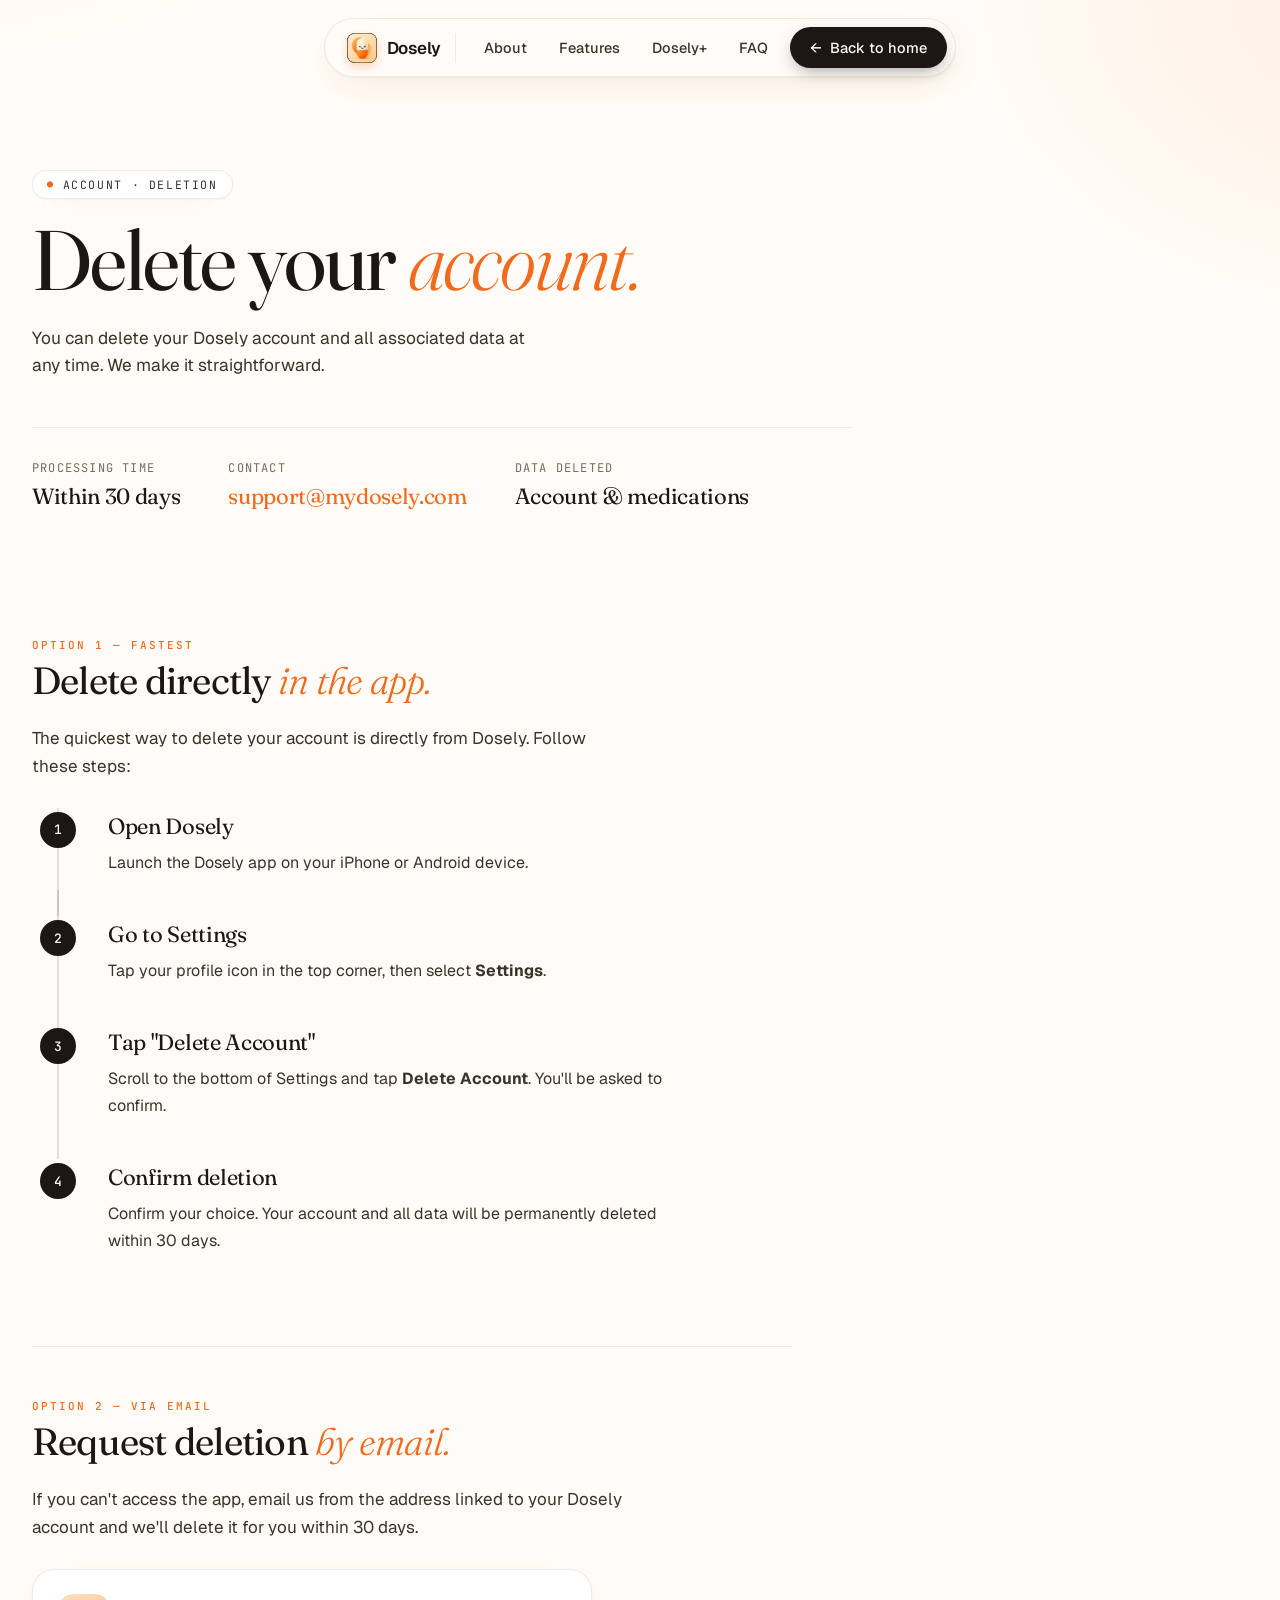
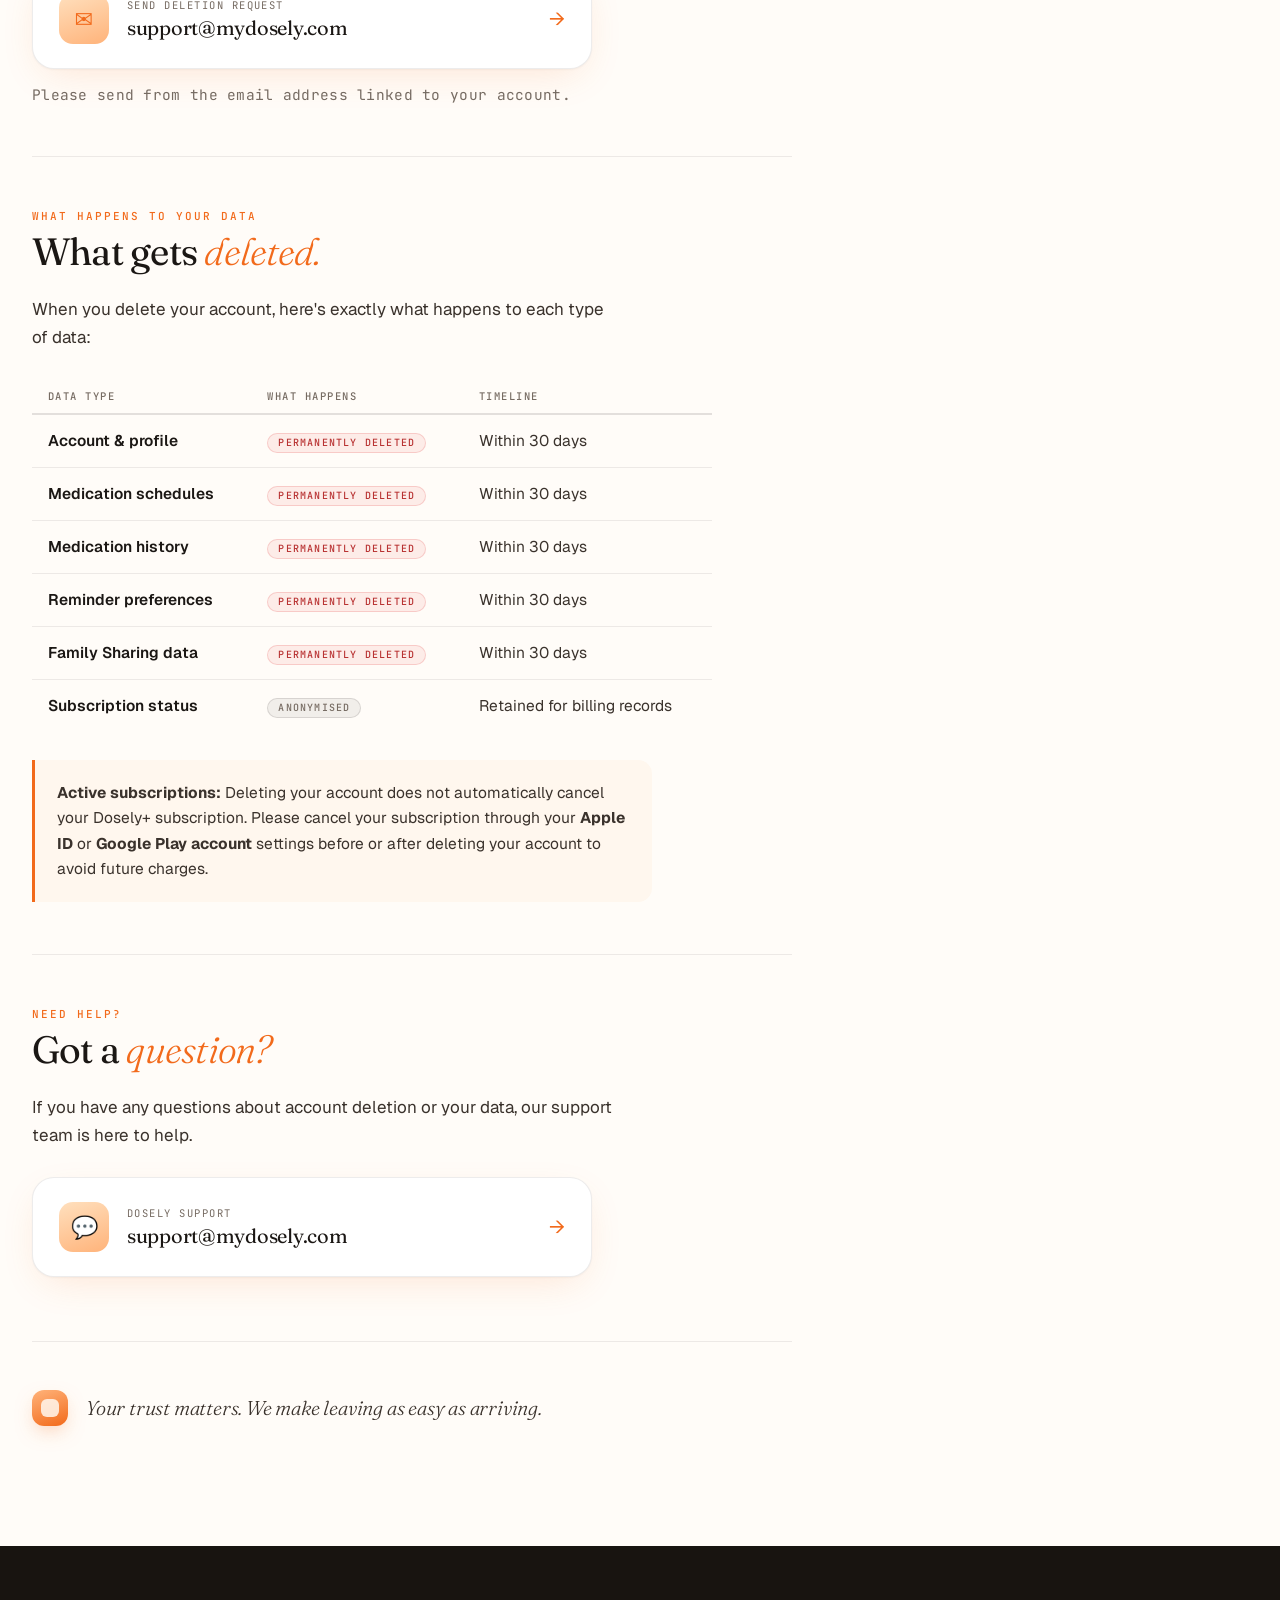
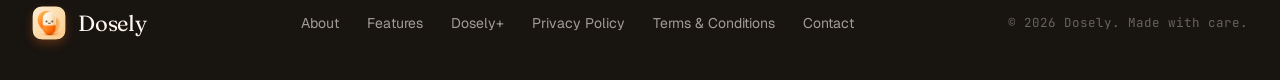
<file: delete-account.html>
<!doctype html>
<html lang="en">
<head>
<meta charset="utf-8"/>
<meta name="viewport" content="width=device-width,initial-scale=1"/>
<title>Delete Account | Dosely</title>
<meta name="description" content="Request deletion of your Dosely account and all associated data. We'll process your request within 30 days."/>
<meta name="robots" content="index,follow"/>
<meta property="og:title" content="Delete Account | Dosely"/>
<meta property="og:description" content="Request deletion of your Dosely account and all associated data."/>
<meta property="og:type" content="article"/>
<meta property="og:image" content="/assets/dosely-logo.png"/>
<meta name="theme-color" content="#FF8A3D"/>
<link rel="canonical" href="/delete-account"/>
<link rel="icon" type="image/png" href="/assets/dosely-logo.png"/>
<link rel="apple-touch-icon" href="/assets/dosely-logo.png"/>
<link rel="manifest" href="/manifest.json"/>
<link rel="preconnect" href="https://fonts.googleapis.com"/>
<link rel="preconnect" href="https://fonts.gstatic.com" crossorigin/>
<link href="https://fonts.googleapis.com/css2?family=Fraunces:opsz,wght@9..144,300;9..144,400;9..144,500;9..144,600&family=Geist:wght@300;400;500;600;700&family=JetBrains+Mono:wght@400;500&display=swap" rel="stylesheet"/>
<style>
:root{
  --orange:#FF8A3D;
  --orange-deep:#F26A1B;
  --orange-soft:#FFB37A;
  --cream:#FFF7EE;
  --cream-2:#FBF1E4;
  --bg:#FFFCF8;
  --warm-gray:#F6F1EA;
  --ink:#1B1714;
  --ink-2:#3A322C;
  --muted:#766B62;
  --line:rgba(27,23,20,0.08);
  --line-2:rgba(27,23,20,0.12);
  --shadow-soft:0 1px 2px rgba(27,23,20,.04),0 12px 40px -12px rgba(242,106,27,.18);
  --shadow-card:0 1px 2px rgba(27,23,20,.04),0 24px 60px -20px rgba(27,23,20,.18);
  --r-sm:14px;--r-md:22px;--r-lg:32px;--r-xl:44px;
}

*{box-sizing:border-box}
html{scroll-behavior:smooth;scroll-padding-top:120px}
html,body{margin:0;padding:0;background:var(--bg);color:var(--ink);font-family:'Geist',-apple-system,BlinkMacSystemFont,'SF Pro Text',system-ui,sans-serif;-webkit-font-smoothing:antialiased;text-rendering:optimizeLegibility}
body{overflow-x:hidden;background:
  radial-gradient(900px 600px at -10% -10%,rgba(255,209,154,.3),transparent 70%),
  radial-gradient(700px 500px at 110% 0%,rgba(255,179,122,.18),transparent 70%),
  var(--bg)}
img{max-width:100%;display:block}
a{color:inherit;text-decoration:none}
button{font-family:inherit;cursor:pointer;border:0;background:none;color:inherit}
:focus-visible{outline:2px solid var(--orange-deep);outline-offset:3px;border-radius:4px}

/* ---------- Type ---------- */
.eyebrow{font-family:'JetBrains Mono',monospace;font-size:11.5px;letter-spacing:.18em;text-transform:uppercase;color:var(--orange-deep);font-weight:500}
.display{font-family:'Fraunces',serif;font-weight:400;letter-spacing:-.025em;line-height:1.02;font-size:clamp(44px,6.6vw,92px);color:var(--ink);text-wrap:balance;margin:18px 0 22px}
.display em{font-style:italic;font-weight:300;color:var(--orange-deep)}
.lead{font-size:clamp(17px,1.35vw,21px);color:var(--ink-2);line-height:1.55;font-weight:400;max-width:46ch;text-wrap:pretty;margin:0}

/* ---------- Layout ---------- */
.wrap{max-width:1280px;margin:0 auto;padding:0 32px}
@media(max-width:600px){.wrap{padding:0 20px}}

/* ---------- Nav ---------- */
.nav{position:fixed;top:18px;left:0;right:0;z-index:50;display:flex;justify-content:center;pointer-events:none}
.nav-inner{pointer-events:auto;display:flex;align-items:center;gap:8px;padding:8px 8px 8px 22px;background:rgba(255,252,248,.82);backdrop-filter:blur(20px) saturate(1.3);-webkit-backdrop-filter:blur(20px) saturate(1.3);border:1px solid var(--line);border-radius:999px;box-shadow:var(--shadow-soft)}
.brand{display:flex;align-items:center;gap:10px;font-weight:600;font-size:17px;letter-spacing:-.01em;padding-right:14px;border-right:1px solid var(--line);margin-right:6px}
.brand-mark{width:30px;height:30px;border-radius:8px;background-image:url('assets/dosely-logo.png');background-size:cover;background-position:center;box-shadow:0 4px 10px rgba(242,106,27,.28)}
.nav-links{display:flex;gap:4px}
.nav-links a{padding:8px 14px;font-size:14.5px;color:var(--ink-2);border-radius:999px;transition:.2s;font-weight:500}
.nav-links a:hover{background:var(--cream)}
.btn{display:inline-flex;align-items:center;gap:8px;padding:11px 20px;border-radius:999px;font-weight:500;font-size:14.5px;transition:.25s ease;white-space:nowrap}
.btn-pri{background:var(--ink);color:#FFF7EE;box-shadow:0 6px 18px -6px rgba(27,23,20,.5)}
.btn-pri:hover{transform:translateY(-1px);box-shadow:0 10px 22px -6px rgba(27,23,20,.55)}
.back-arrow{display:inline-block;transition:transform .25s ease}
.btn-pri:hover .back-arrow{transform:translateX(-3px)}
@media(max-width:780px){.nav-links{display:none}}

/* ---------- Hero ---------- */
.legal-hero{padding:170px 0 80px;position:relative;overflow:hidden}
.legal-hero-inner{max-width:820px}
.hero-badge{display:inline-block;padding:6px 14px;background:#fff;border:1px solid var(--line);border-radius:999px;box-shadow:var(--shadow-soft);font-family:'JetBrains Mono',monospace;font-size:11.5px;letter-spacing:.14em;text-transform:uppercase;color:var(--ink-2)}
.hero-badge::before{content:"●";color:var(--orange-deep);margin-right:8px;font-size:10px;vertical-align:1px}
.legal-meta{display:flex;gap:48px;margin-top:48px;padding-top:32px;border-top:1px solid var(--line);flex-wrap:wrap}
.legal-meta > div{display:flex;flex-direction:column;gap:6px}
.legal-meta .k{font-size:12px;color:var(--muted);font-family:'JetBrains Mono',monospace;letter-spacing:.1em;text-transform:uppercase}
.legal-meta .v{font-family:'Fraunces',serif;font-size:22px;letter-spacing:-.015em;color:var(--ink);font-weight:400}
.legal-meta .v a{color:var(--orange-deep);transition:.2s}
.legal-meta .v a:hover{color:var(--ink)}
@media(max-width:680px){
  .legal-hero{padding:140px 0 60px}
  .legal-meta{gap:28px;margin-top:36px}
  .legal-meta .v{font-size:18px}
}

/* ---------- Content ---------- */
.page-body{padding:48px 0 120px}
.content-wrap{max-width:760px}

/* Steps */
.steps{display:flex;flex-direction:column;gap:0;margin:28px 0 0}
.step{display:grid;grid-template-columns:52px 1fr;gap:0 24px;position:relative}
.step+.step .step-num::before{content:"";position:absolute;top:-100%;left:50%;transform:translateX(-50%);width:2px;height:100%;background:var(--line-2)}
.step-num{position:relative;display:flex;align-items:flex-start;justify-content:center;padding-top:4px}
.step-num span{width:36px;height:36px;border-radius:999px;background:var(--ink);color:#FFF7EE;font-family:'JetBrains Mono',monospace;font-size:13px;font-weight:500;display:grid;place-items:center;flex:none;position:relative;z-index:1}
.step-body{padding:0 0 40px}
.step-body h3{font-family:'Fraunces',serif;font-weight:400;font-size:22px;letter-spacing:-.014em;color:var(--ink);margin:4px 0 10px}
.step-body p{font-size:16px;color:var(--ink-2);line-height:1.65;margin:0;max-width:52ch}

/* Section heading */
.section-label{font-family:'JetBrains Mono',monospace;font-size:11px;letter-spacing:.18em;text-transform:uppercase;color:var(--orange-deep);font-weight:500;display:block;margin-bottom:8px}
.section-h2{font-family:'Fraunces',serif;font-weight:400;font-size:clamp(28px,3vw,38px);letter-spacing:-.02em;line-height:1.1;color:var(--ink);margin:0 0 22px}
.section-h2 em{font-style:italic;font-weight:300;color:var(--orange-deep)}
.section-p{font-size:17px;color:var(--ink-2);line-height:1.65;margin:0 0 28px;max-width:56ch;text-wrap:pretty}

/* Divider */
.divider{border:0;border-top:1px solid var(--line);margin:52px 0}

/* Data table */
.data-table{width:100%;border-collapse:collapse;margin:0 0 28px;font-size:15.5px;max-width:680px}
.data-table th{text-align:left;font-family:'JetBrains Mono',monospace;font-size:10.5px;letter-spacing:.14em;text-transform:uppercase;color:var(--muted);font-weight:500;padding:10px 16px;border-bottom:2px solid var(--line-2)}
.data-table td{padding:14px 16px;color:var(--ink-2);line-height:1.5;border-bottom:1px solid var(--line);vertical-align:top}
.data-table td:first-child{font-weight:600;color:var(--ink);white-space:nowrap}
.data-table tr:last-child td{border-bottom:0}
.data-table tr:hover td{background:var(--cream)}

/* Tag pills */
.tag{display:inline-flex;align-items:center;font-family:'JetBrains Mono',monospace;font-size:10px;letter-spacing:.12em;text-transform:uppercase;padding:4px 10px;border-radius:999px;font-weight:500;line-height:1}
.tag-deleted{background:rgba(220,50,50,.08);color:#B83232;border:1px solid rgba(220,50,50,.18)}
.tag-retained{background:rgba(242,106,27,.1);color:var(--orange-deep);border:1px solid rgba(242,106,27,.22)}
.tag-anon{background:rgba(27,23,20,.06);color:var(--muted);border:1px solid var(--line-2)}

/* Note box */
.note-box{padding:20px 22px;background:var(--cream);border-left:3px solid var(--orange-deep);border-radius:0 var(--r-sm) var(--r-sm) 0;font-size:15.5px;color:var(--ink-2);line-height:1.65;margin:0 0 28px;max-width:62ch}

/* Contact card */
.contact-card{display:flex;align-items:center;gap:18px;padding:24px 26px;background:#fff;border:1px solid var(--line);border-radius:var(--r-md);box-shadow:var(--shadow-soft);transition:.3s cubic-bezier(.2,.7,.2,1);max-width:560px;margin-top:8px}
.contact-card:hover{transform:translateY(-3px);box-shadow:0 24px 40px -22px rgba(242,106,27,.4);border-color:rgba(242,106,27,.3)}
.contact-icon{width:50px;height:50px;border-radius:14px;background:linear-gradient(160deg,#FFE0BE,var(--orange-soft));color:var(--orange-deep);display:grid;place-items:center;font-size:22px;flex:none}
.contact-meta{display:flex;flex-direction:column;gap:3px;flex:1;min-width:0}
.contact-label{font-family:'JetBrains Mono',monospace;font-size:10.5px;letter-spacing:.14em;text-transform:uppercase;color:var(--muted)}
.contact-email{font-family:'Fraunces',serif;font-size:20px;color:var(--ink);letter-spacing:-.014em;font-weight:400}
.contact-arrow{font-size:20px;color:var(--orange-deep);transition:transform .3s ease;flex:none}
.contact-card:hover .contact-arrow{transform:translateX(4px)}

/* End mark */
.legal-end{margin-top:64px;padding-top:48px;border-top:1px solid var(--line);display:flex;align-items:center;gap:18px}
.end-mark{width:36px;height:36px;border-radius:12px;background:linear-gradient(160deg,var(--orange-soft),var(--orange-deep));box-shadow:0 8px 22px -8px rgba(242,106,27,.55);flex:none;position:relative}
.end-mark::after{content:"";position:absolute;inset:9px;border-radius:6px;background:#FFF7EE;opacity:.85}
.legal-end p{margin:0;font-family:'Fraunces',serif;font-size:20px;font-style:italic;font-weight:300;color:var(--ink-2);letter-spacing:-.01em}

/* ---------- Footer ---------- */
footer{padding:60px 0 40px;background:#181410}
.foot-inner{display:flex;justify-content:space-between;align-items:center;gap:24px;flex-wrap:wrap}
.foot-brand{display:flex;align-items:center;gap:12px;font-family:'Fraunces',serif;font-size:22px;color:#FFF7EE;font-weight:400;letter-spacing:-.01em}
.foot-brand .brand-mark{width:34px;height:34px;border-radius:10px}
.foot-links{display:flex;gap:28px;font-size:14px;color:rgba(255,247,238,.6);flex-wrap:wrap}
.foot-links a{transition:.2s}
.foot-links a:hover{color:var(--orange-soft)}
.foot-c{font-size:12.5px;font-family:'JetBrains Mono',monospace;color:rgba(255,247,238,.35)}
@media(max-width:680px){
  .foot-inner{flex-direction:column;align-items:flex-start;gap:20px}
  .foot-links{gap:16px 22px}
}

/* ---------- Reveal ---------- */
.reveal{opacity:0;transform:translateY(20px);transition:opacity .8s cubic-bezier(.2,.7,.2,1),transform .8s cubic-bezier(.2,.7,.2,1)}
.reveal.in{opacity:1;transform:translateY(0)}
@media(prefers-reduced-motion:reduce){.reveal{opacity:1;transform:none;transition:none}}

/* ---------- Print ---------- */
@media print{
  .nav,footer{display:none}
  body{background:#fff}
  .legal-hero{padding:0 0 32px}
}
</style>
</head>
<body>

<!-- NAV -->
<nav class="nav" aria-label="Main navigation">
  <div class="nav-inner">
    <a href="index.html" class="brand" aria-label="Dosely home">
      <span class="brand-mark" role="img" aria-label="Dosely logo"></span>
      Dosely
    </a>
    <div class="nav-links">
      <a href="index.html#benefits">About</a>
      <a href="index.html#features">Features</a>
      <a href="index.html#premium">Dosely+</a>
      <a href="index.html#faq">FAQ</a>
    </div>
    <a href="index.html" class="btn btn-pri">
      <span class="back-arrow" aria-hidden="true">←</span> Back to home
    </a>
  </div>
</nav>

<!-- HERO -->
<header class="legal-hero">
  <div class="wrap">
    <div class="legal-hero-inner reveal">
      <span class="hero-badge">Account · Deletion</span>
      <h1 class="display">Delete your <em>account.</em></h1>
      <p class="lead">You can delete your Dosely account and all associated data at any time. We make it straightforward.</p>
      <div class="legal-meta">
        <div>
          <span class="k">Processing time</span>
          <span class="v">Within 30 days</span>
        </div>
        <div>
          <span class="k">Contact</span>
          <span class="v"><a href="mailto:support@mydosely.com">support@mydosely.com</a></span>
        </div>
        <div>
          <span class="k">Data deleted</span>
          <span class="v">Account &amp; medications</span>
        </div>
      </div>
    </div>
  </div>
</header>

<!-- CONTENT -->
<div class="page-body">
  <div class="wrap">
    <div class="content-wrap">

      <!-- In-app instructions -->
      <div class="reveal">
        <span class="section-label">Option 1 — Fastest</span>
        <h2 class="section-h2">Delete directly <em>in the app.</em></h2>
        <p class="section-p">The quickest way to delete your account is directly from Dosely. Follow these steps:</p>

        <div class="steps" role="list">
          <div class="step" role="listitem">
            <div class="step-num"><span>1</span></div>
            <div class="step-body">
              <h3>Open Dosely</h3>
              <p>Launch the Dosely app on your iPhone or Android device.</p>
            </div>
          </div>
          <div class="step" role="listitem">
            <div class="step-num"><span>2</span></div>
            <div class="step-body">
              <h3>Go to Settings</h3>
              <p>Tap your profile icon in the top corner, then select <strong>Settings</strong>.</p>
            </div>
          </div>
          <div class="step" role="listitem">
            <div class="step-num"><span>3</span></div>
            <div class="step-body">
              <h3>Tap "Delete Account"</h3>
              <p>Scroll to the bottom of Settings and tap <strong>Delete Account</strong>. You'll be asked to confirm.</p>
            </div>
          </div>
          <div class="step" role="listitem">
            <div class="step-num"><span>4</span></div>
            <div class="step-body">
              <h3>Confirm deletion</h3>
              <p>Confirm your choice. Your account and all data will be permanently deleted within 30 days.</p>
            </div>
          </div>
        </div>
      </div>

      <hr class="divider"/>

      <!-- Email request -->
      <div class="reveal">
        <span class="section-label">Option 2 — Via email</span>
        <h2 class="section-h2">Request deletion <em>by email.</em></h2>
        <p class="section-p">If you can't access the app, email us from the address linked to your Dosely account and we'll delete it for you within 30 days.</p>
        <a class="contact-card" href="mailto:support@mydosely.com?subject=Account%20Deletion%20Request&body=Hi%20Dosely%20team%2C%0A%0APlease%20delete%20my%20Dosely%20account%20and%20all%20associated%20data.%0A%0AEmail%20address%20linked%20to%20my%20account%3A%20%5Byour%20email%5D%0A%0AThank%20you." aria-label="Email support@mydosely.com to request account deletion">
          <div class="contact-icon" aria-hidden="true">✉</div>
          <div class="contact-meta">
            <span class="contact-label">Send deletion request</span>
            <span class="contact-email">support@mydosely.com</span>
          </div>
          <span class="contact-arrow" aria-hidden="true">→</span>
        </a>
        <p style="margin-top:16px;font-size:14.5px;color:var(--muted);font-family:'JetBrains Mono',monospace;letter-spacing:.02em">Please send from the email address linked to your account.</p>
      </div>

      <hr class="divider"/>

      <!-- What gets deleted -->
      <div class="reveal">
        <span class="section-label">What happens to your data</span>
        <h2 class="section-h2">What gets <em>deleted.</em></h2>
        <p class="section-p">When you delete your account, here's exactly what happens to each type of data:</p>

        <table class="data-table" aria-label="Data deletion details">
          <thead>
            <tr>
              <th scope="col">Data type</th>
              <th scope="col">What happens</th>
              <th scope="col">Timeline</th>
            </tr>
          </thead>
          <tbody>
            <tr>
              <td>Account &amp; profile</td>
              <td><span class="tag tag-deleted">Permanently deleted</span></td>
              <td>Within 30 days</td>
            </tr>
            <tr>
              <td>Medication schedules</td>
              <td><span class="tag tag-deleted">Permanently deleted</span></td>
              <td>Within 30 days</td>
            </tr>
            <tr>
              <td>Medication history</td>
              <td><span class="tag tag-deleted">Permanently deleted</span></td>
              <td>Within 30 days</td>
            </tr>
            <tr>
              <td>Reminder preferences</td>
              <td><span class="tag tag-deleted">Permanently deleted</span></td>
              <td>Within 30 days</td>
            </tr>
            <tr>
              <td>Family Sharing data</td>
              <td><span class="tag tag-deleted">Permanently deleted</span></td>
              <td>Within 30 days</td>
            </tr>
            <tr>
              <td>Subscription status</td>
              <td><span class="tag tag-anon">Anonymised</span></td>
              <td>Retained for billing records</td>
            </tr>
          </tbody>
        </table>

        <div class="note-box">
          <strong>Active subscriptions:</strong> Deleting your account does not automatically cancel your Dosely+ subscription. Please cancel your subscription through your <strong>Apple ID</strong> or <strong>Google Play account</strong> settings before or after deleting your account to avoid future charges.
        </div>
      </div>

      <hr class="divider"/>

      <!-- Questions -->
      <div class="reveal">
        <span class="section-label">Need help?</span>
        <h2 class="section-h2">Got a <em>question?</em></h2>
        <p class="section-p">If you have any questions about account deletion or your data, our support team is here to help.</p>
        <a class="contact-card" href="mailto:support@mydosely.com" aria-label="Email Dosely support">
          <div class="contact-icon" aria-hidden="true">💬</div>
          <div class="contact-meta">
            <span class="contact-label">Dosely support</span>
            <span class="contact-email">support@mydosely.com</span>
          </div>
          <span class="contact-arrow" aria-hidden="true">→</span>
        </a>
      </div>

      <div class="legal-end reveal">
        <span class="end-mark" aria-hidden="true"></span>
        <p>Your trust matters. We make leaving as easy as arriving.</p>
      </div>

    </div>
  </div>
</div>

<!-- FOOTER -->
<footer>
  <div class="wrap foot-inner">
    <a href="index.html" class="foot-brand" aria-label="Dosely home">
      <span class="brand-mark" role="img" aria-label="Dosely logo"></span>
      Dosely
    </a>
    <nav class="foot-links" aria-label="Footer navigation">
      <a href="index.html#benefits">About</a>
      <a href="index.html#features">Features</a>
      <a href="index.html#premium">Dosely+</a>
      <a href="privacy.html">Privacy Policy</a>
      <a href="terms.html">Terms &amp; Conditions</a>
      <a href="mailto:support@mydosely.com">Contact</a>
    </nav>
    <span class="foot-c">© 2026 Dosely. Made with care.</span>
  </div>
</footer>

<script>
const io = new IntersectionObserver(entries => {
  entries.forEach(e => {
    if (e.isIntersecting) { e.target.classList.add('in'); io.unobserve(e.target); }
  });
}, { threshold: 0.1, rootMargin: '0px 0px -40px 0px' });
document.querySelectorAll('.reveal').forEach(el => io.observe(el));
</script>
</body>
</html>
</file>
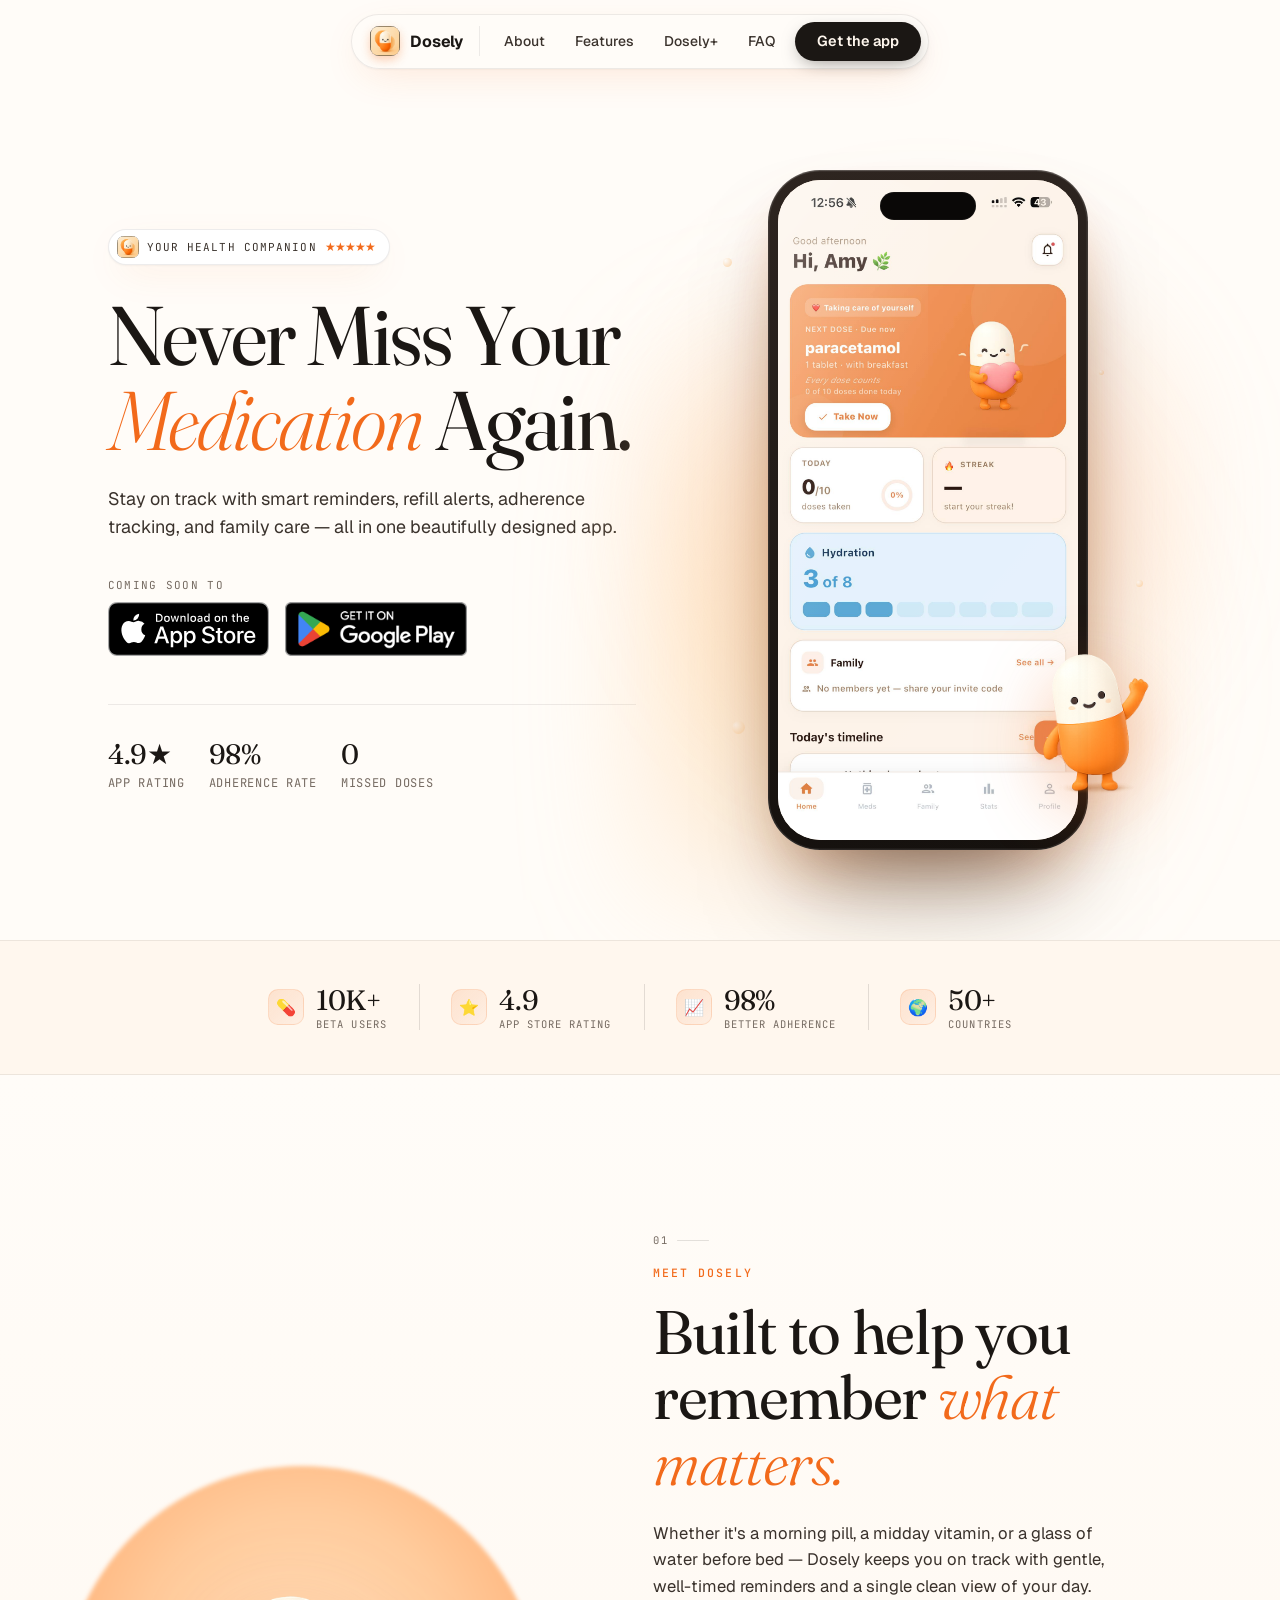
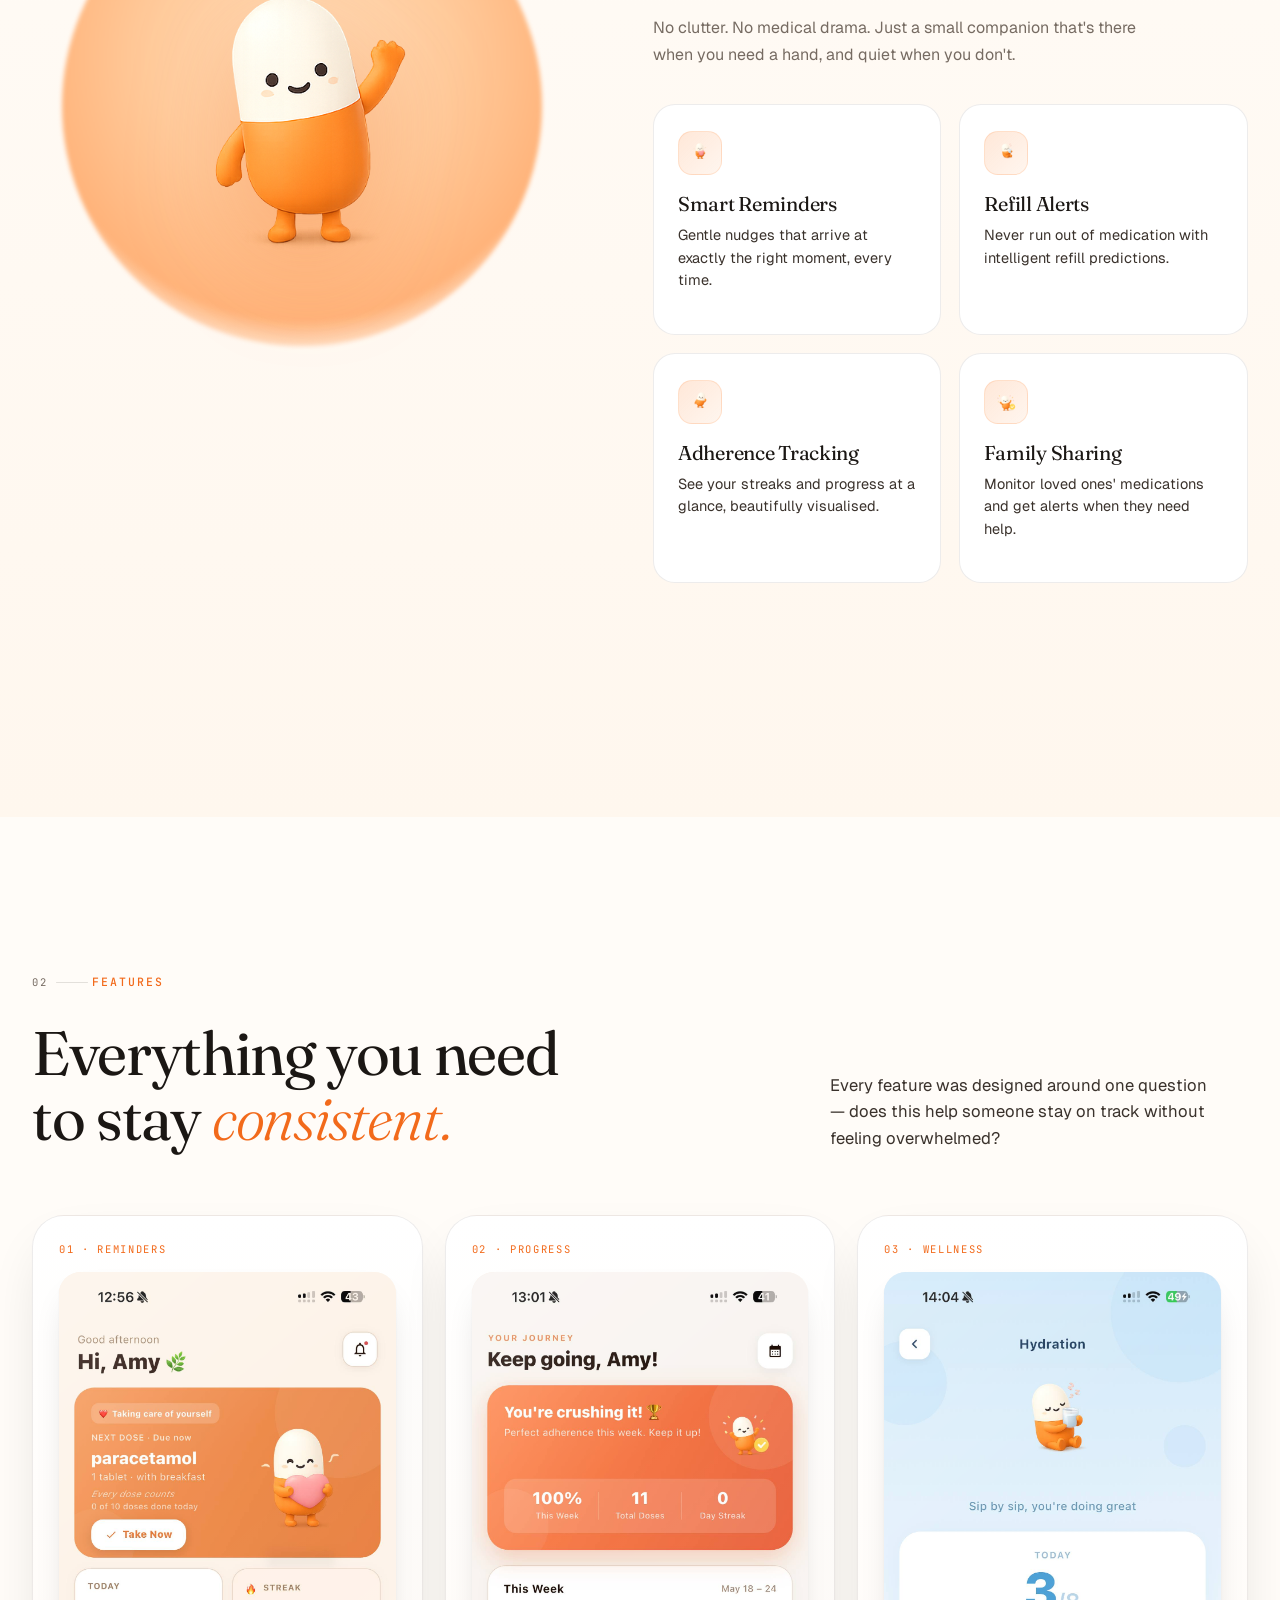
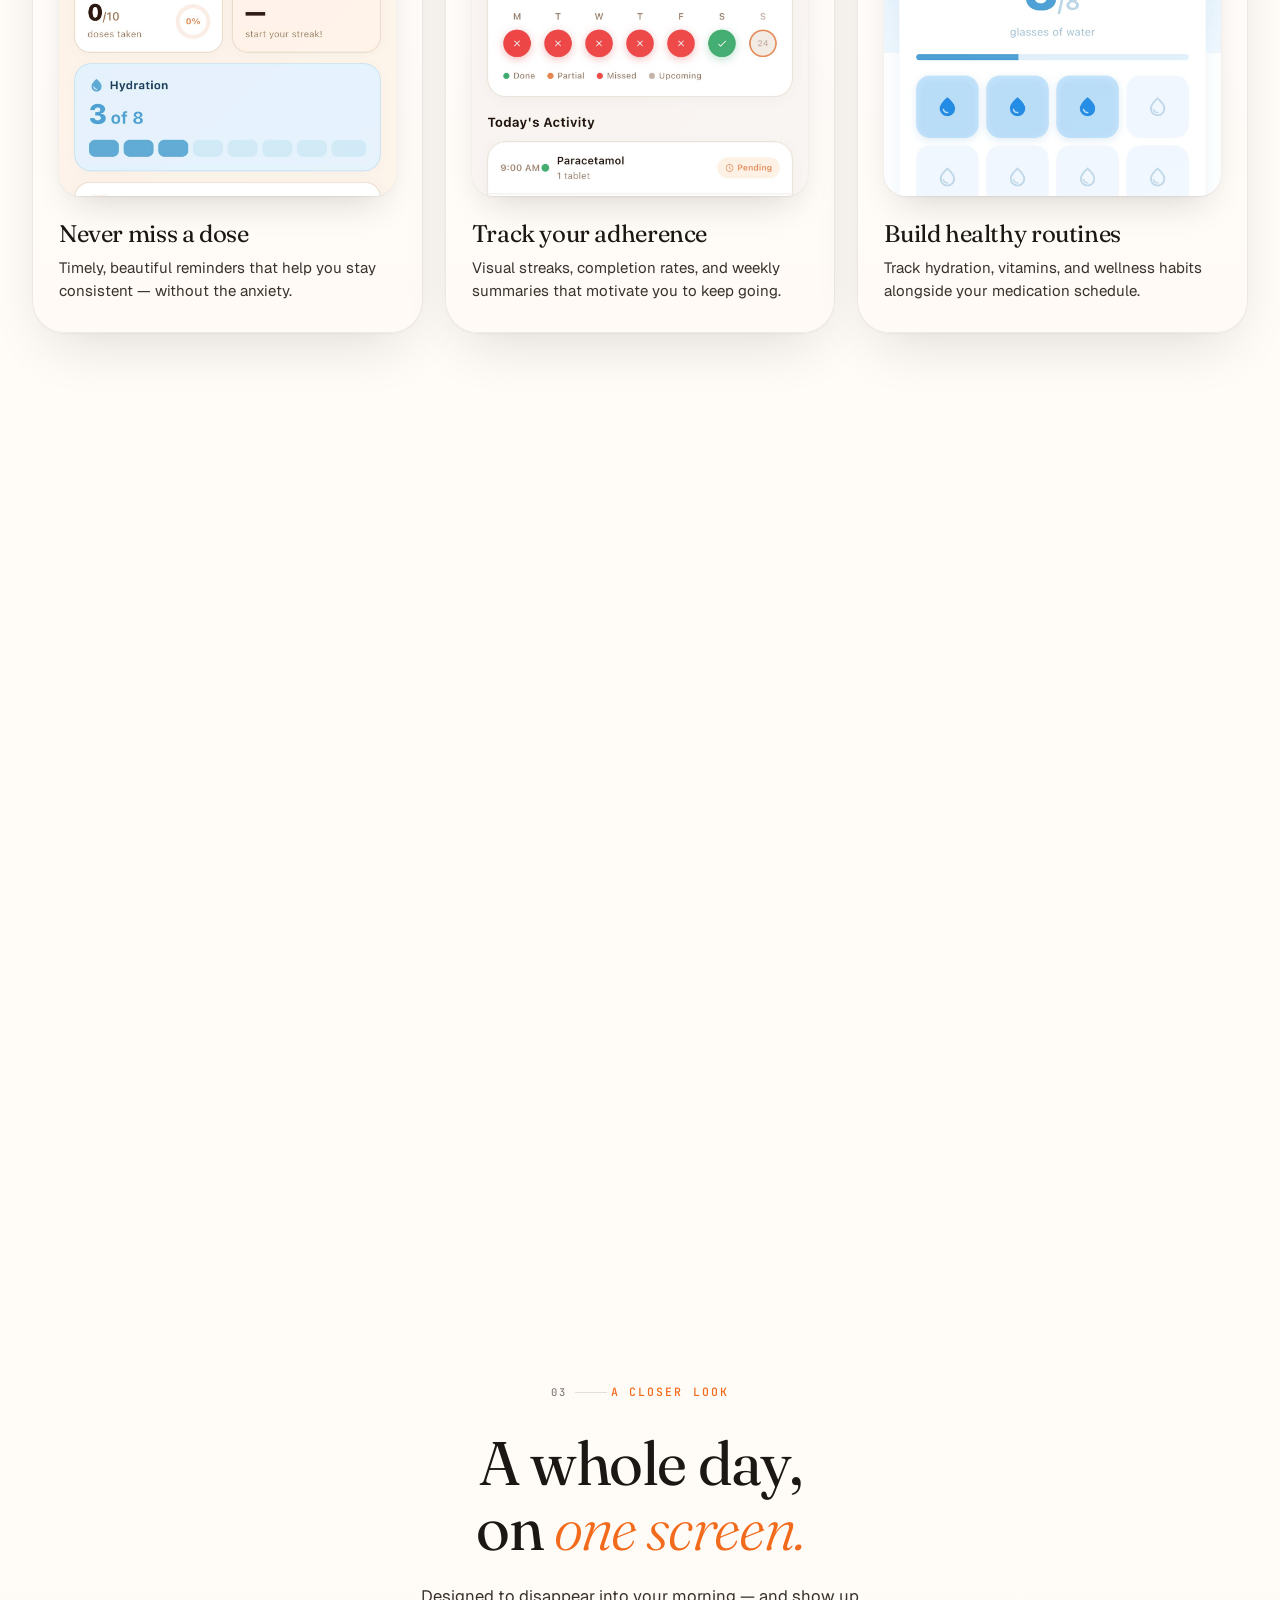
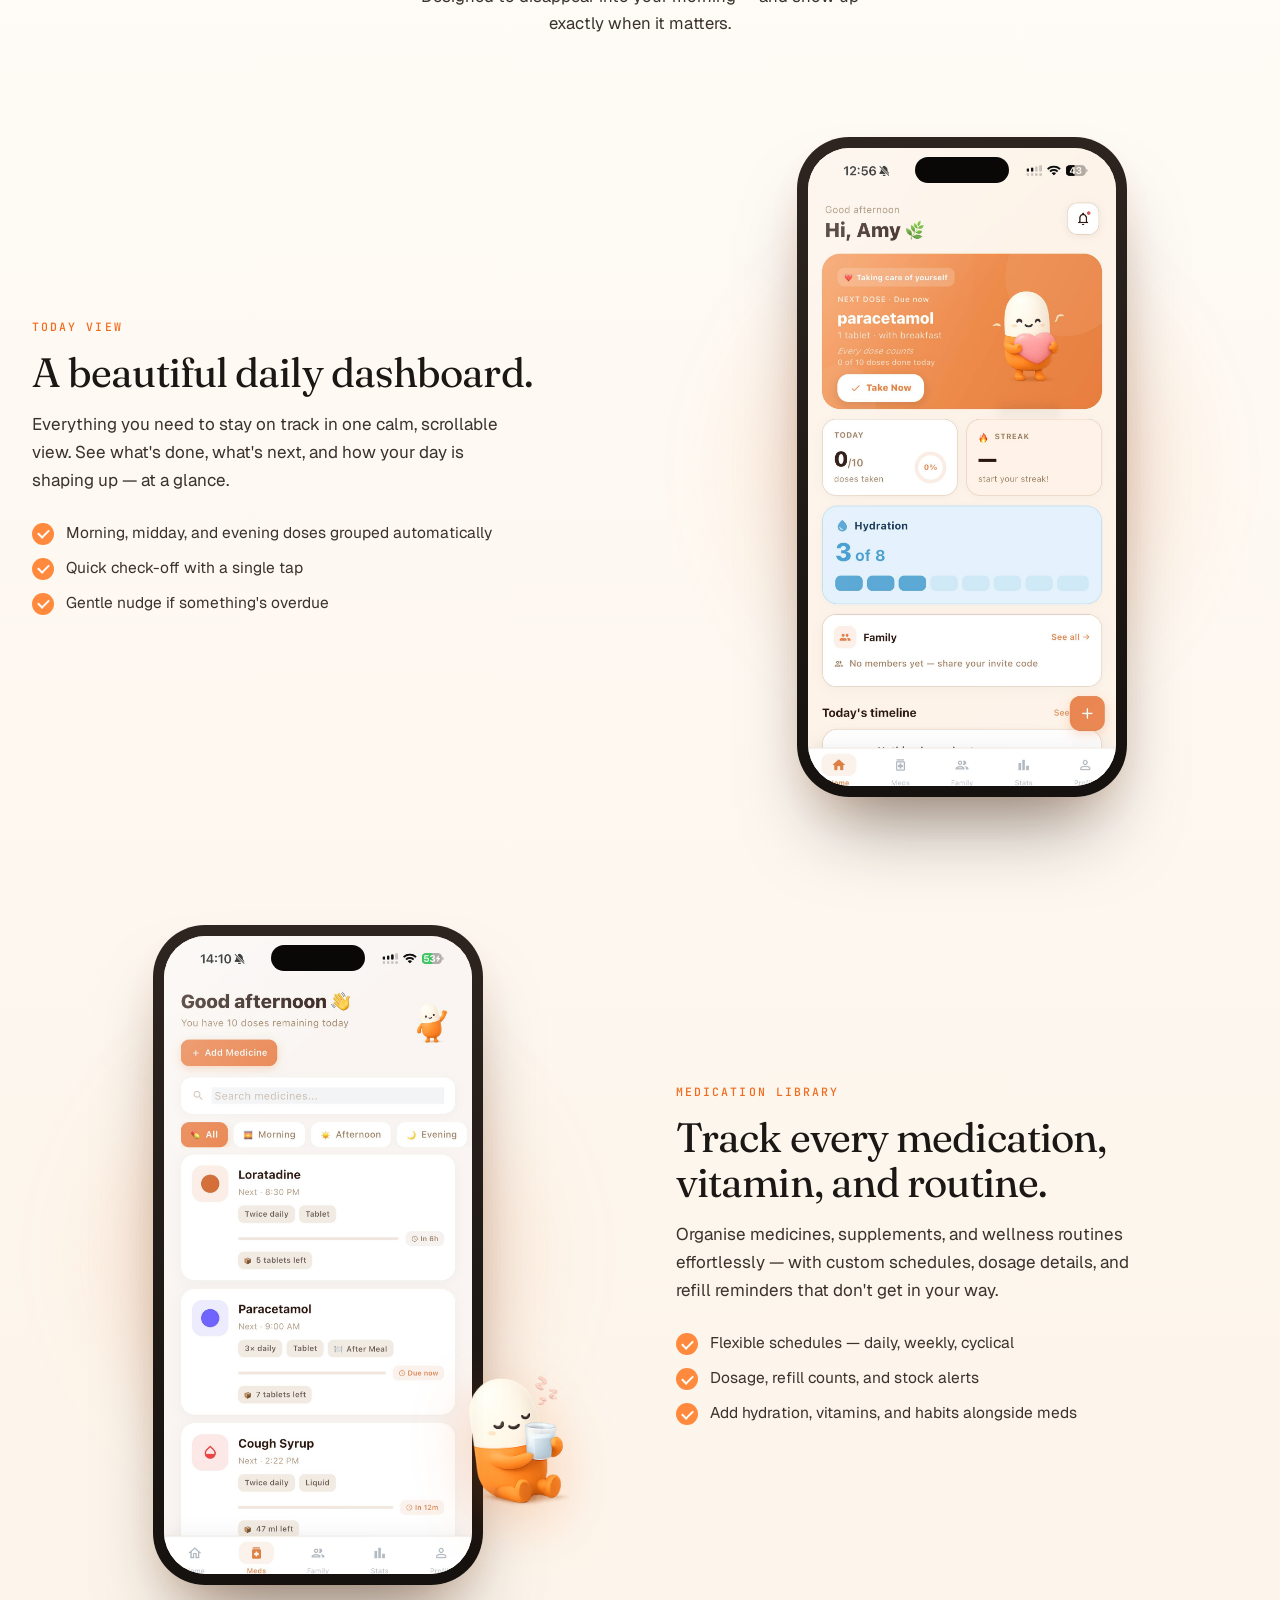
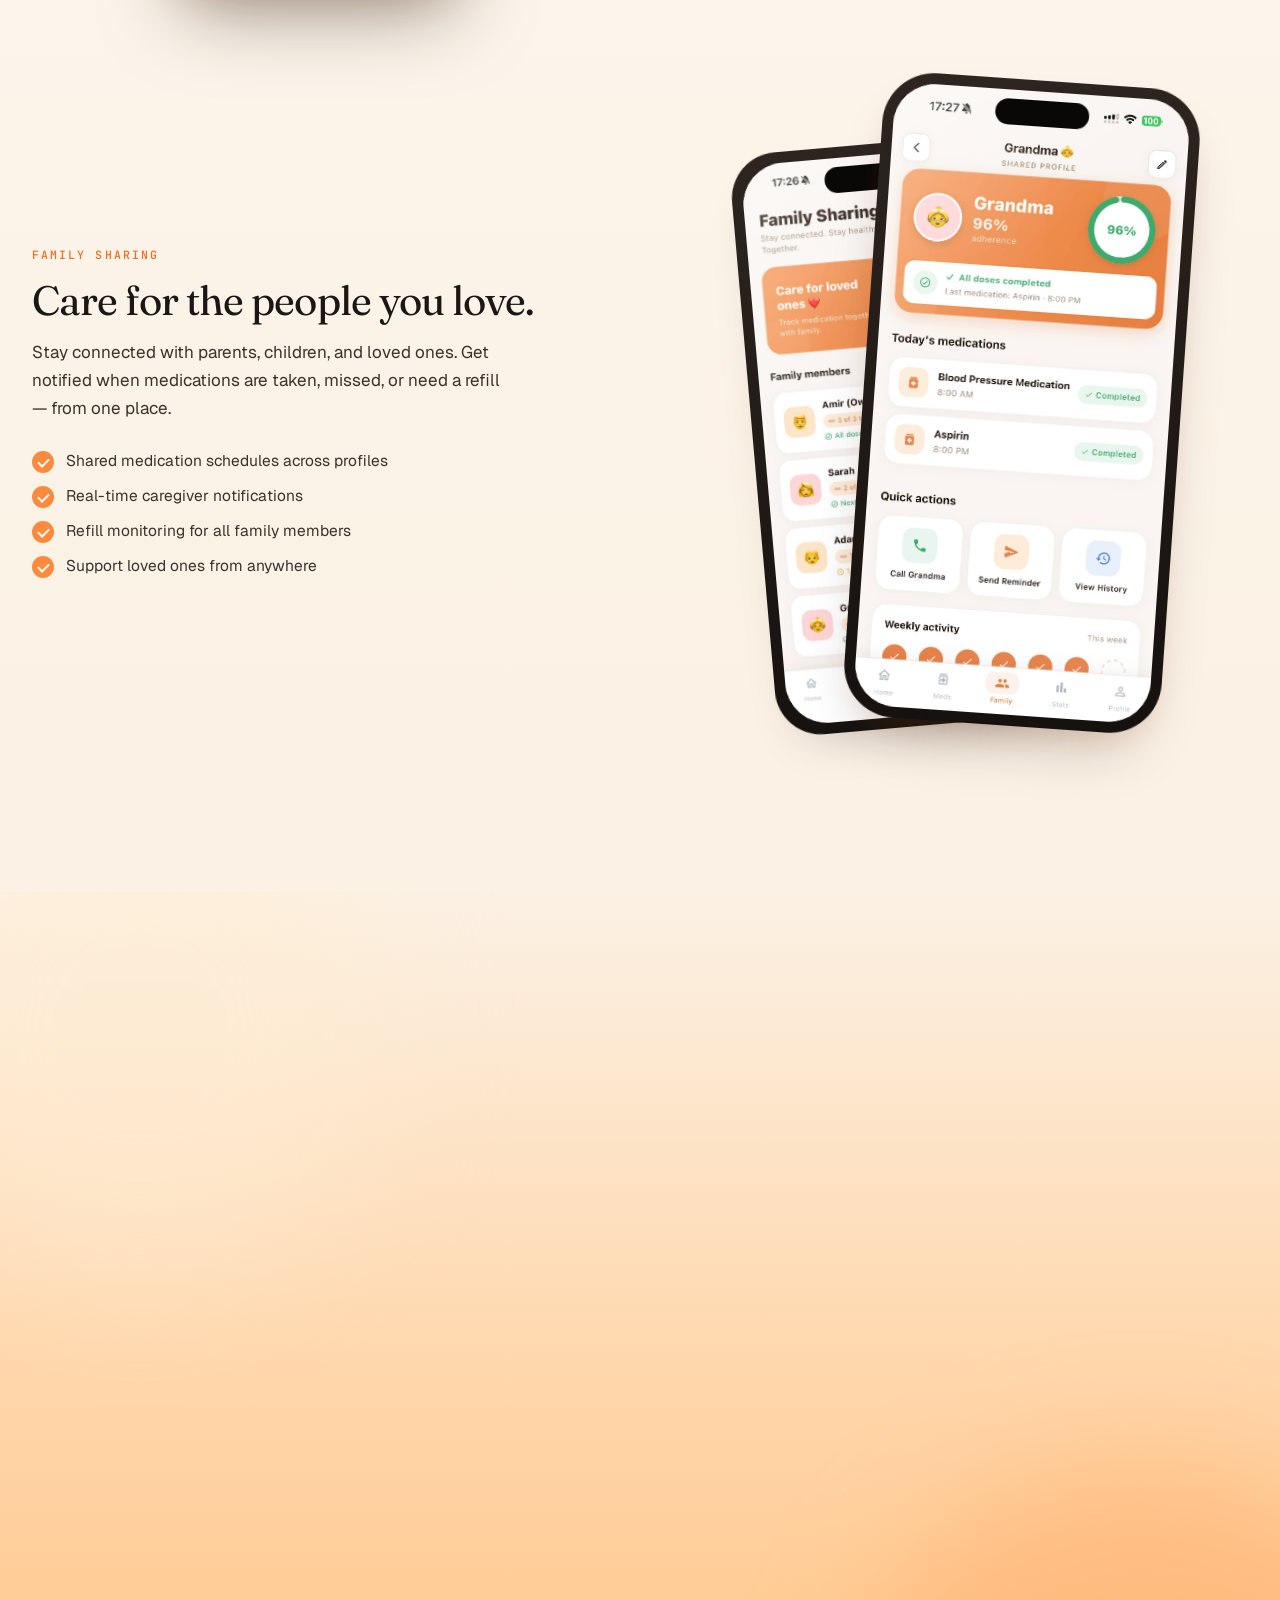
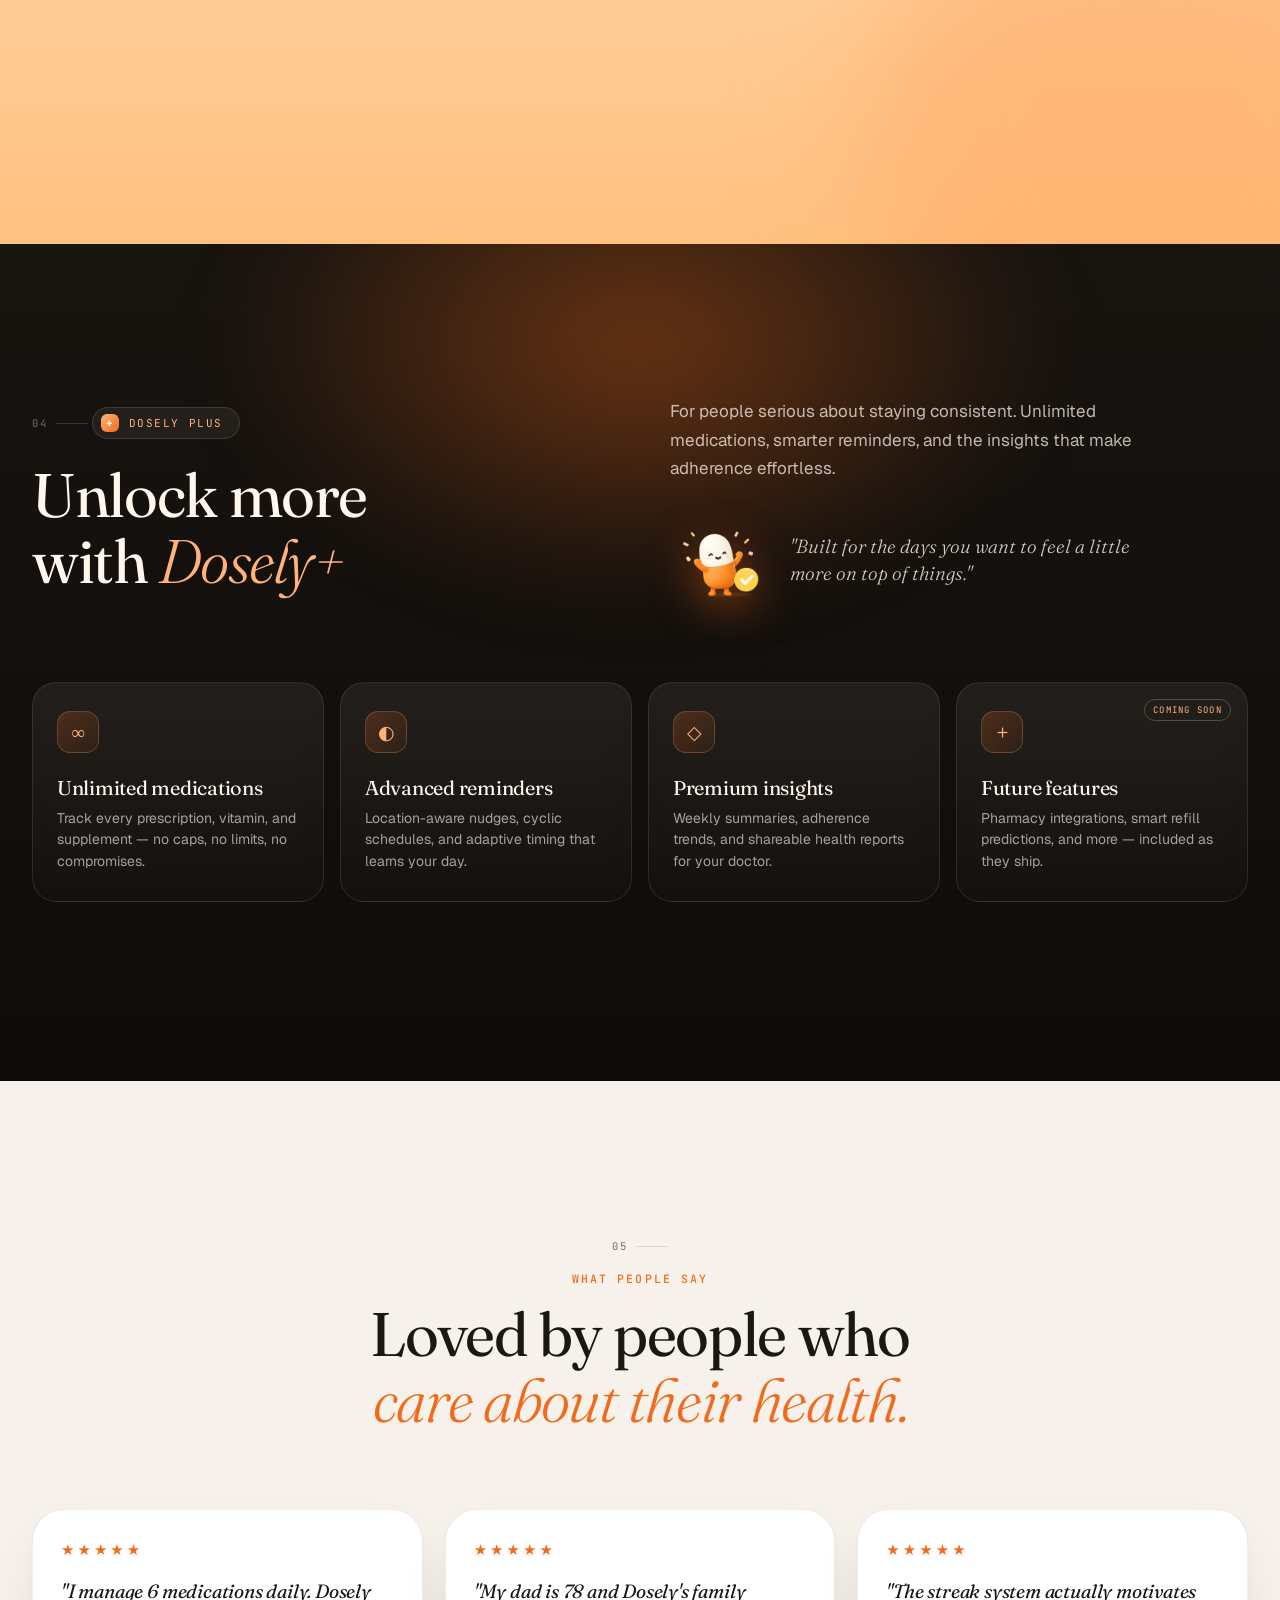
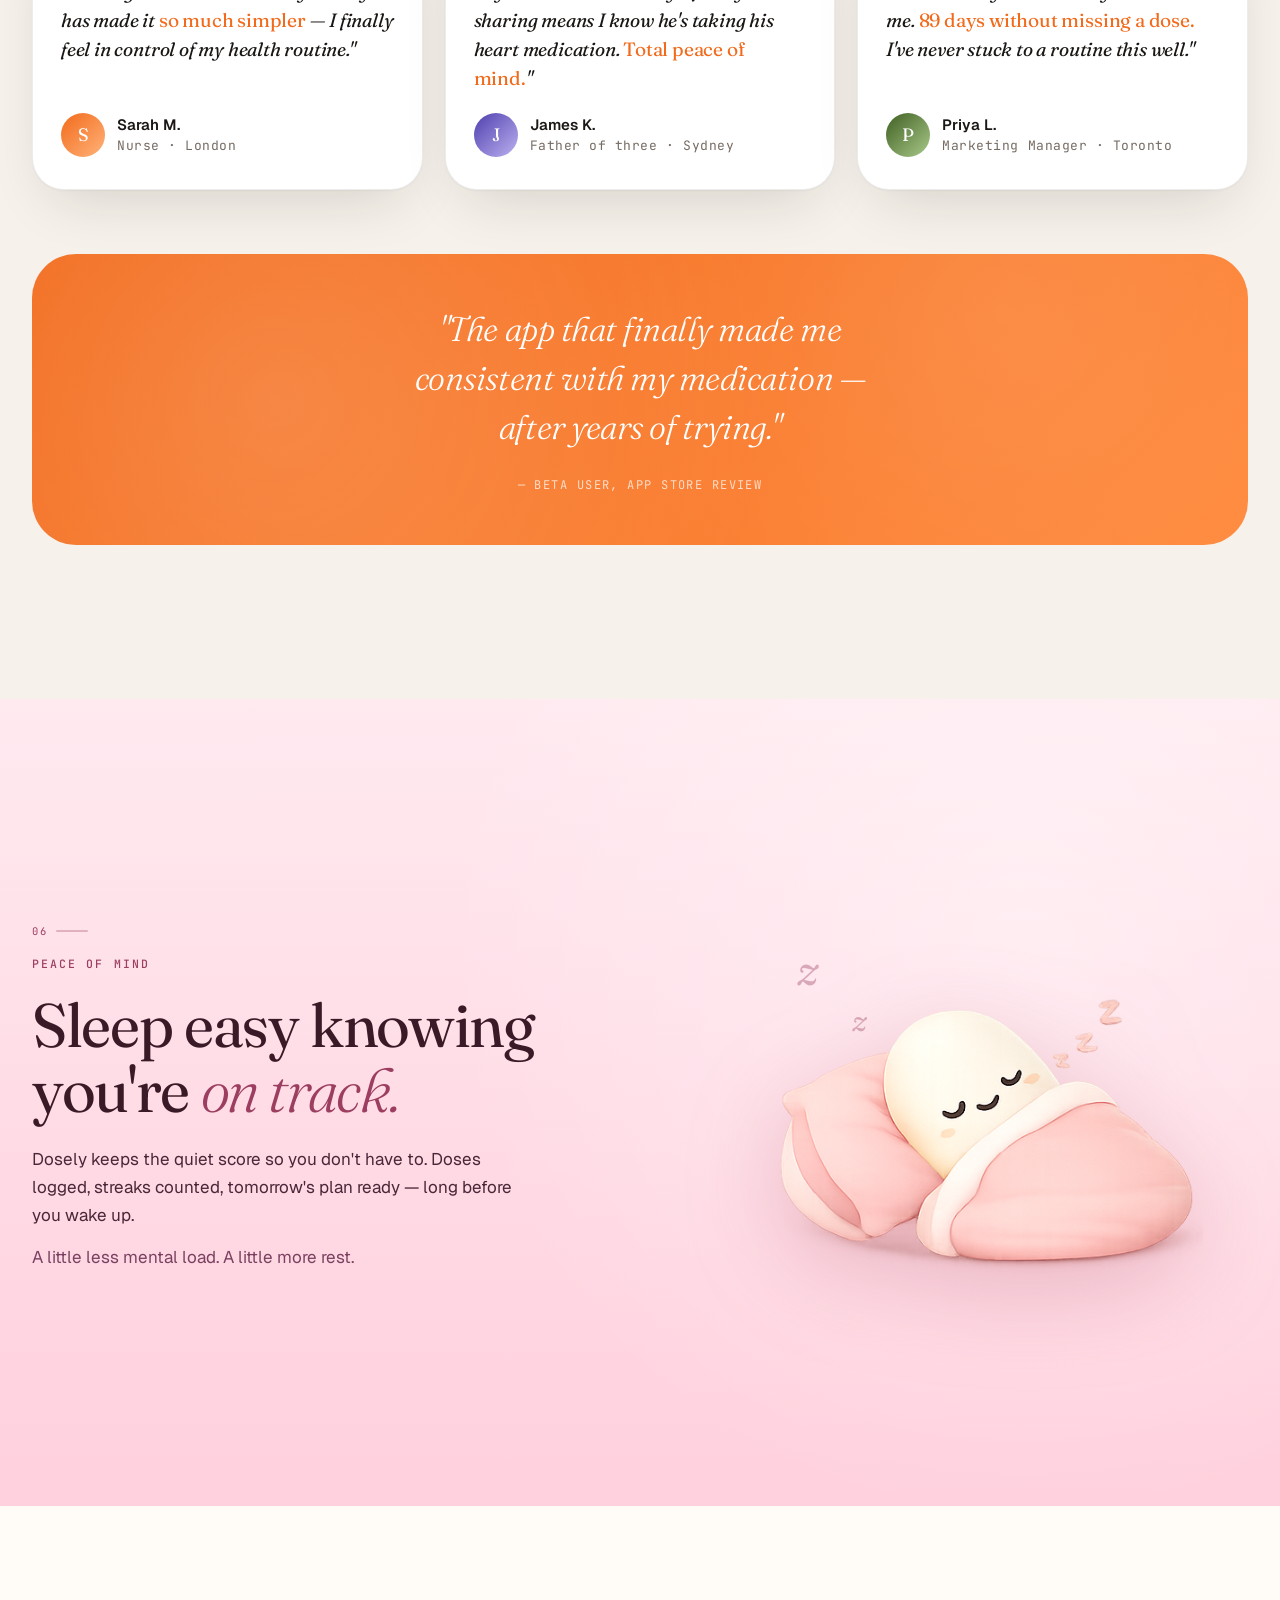
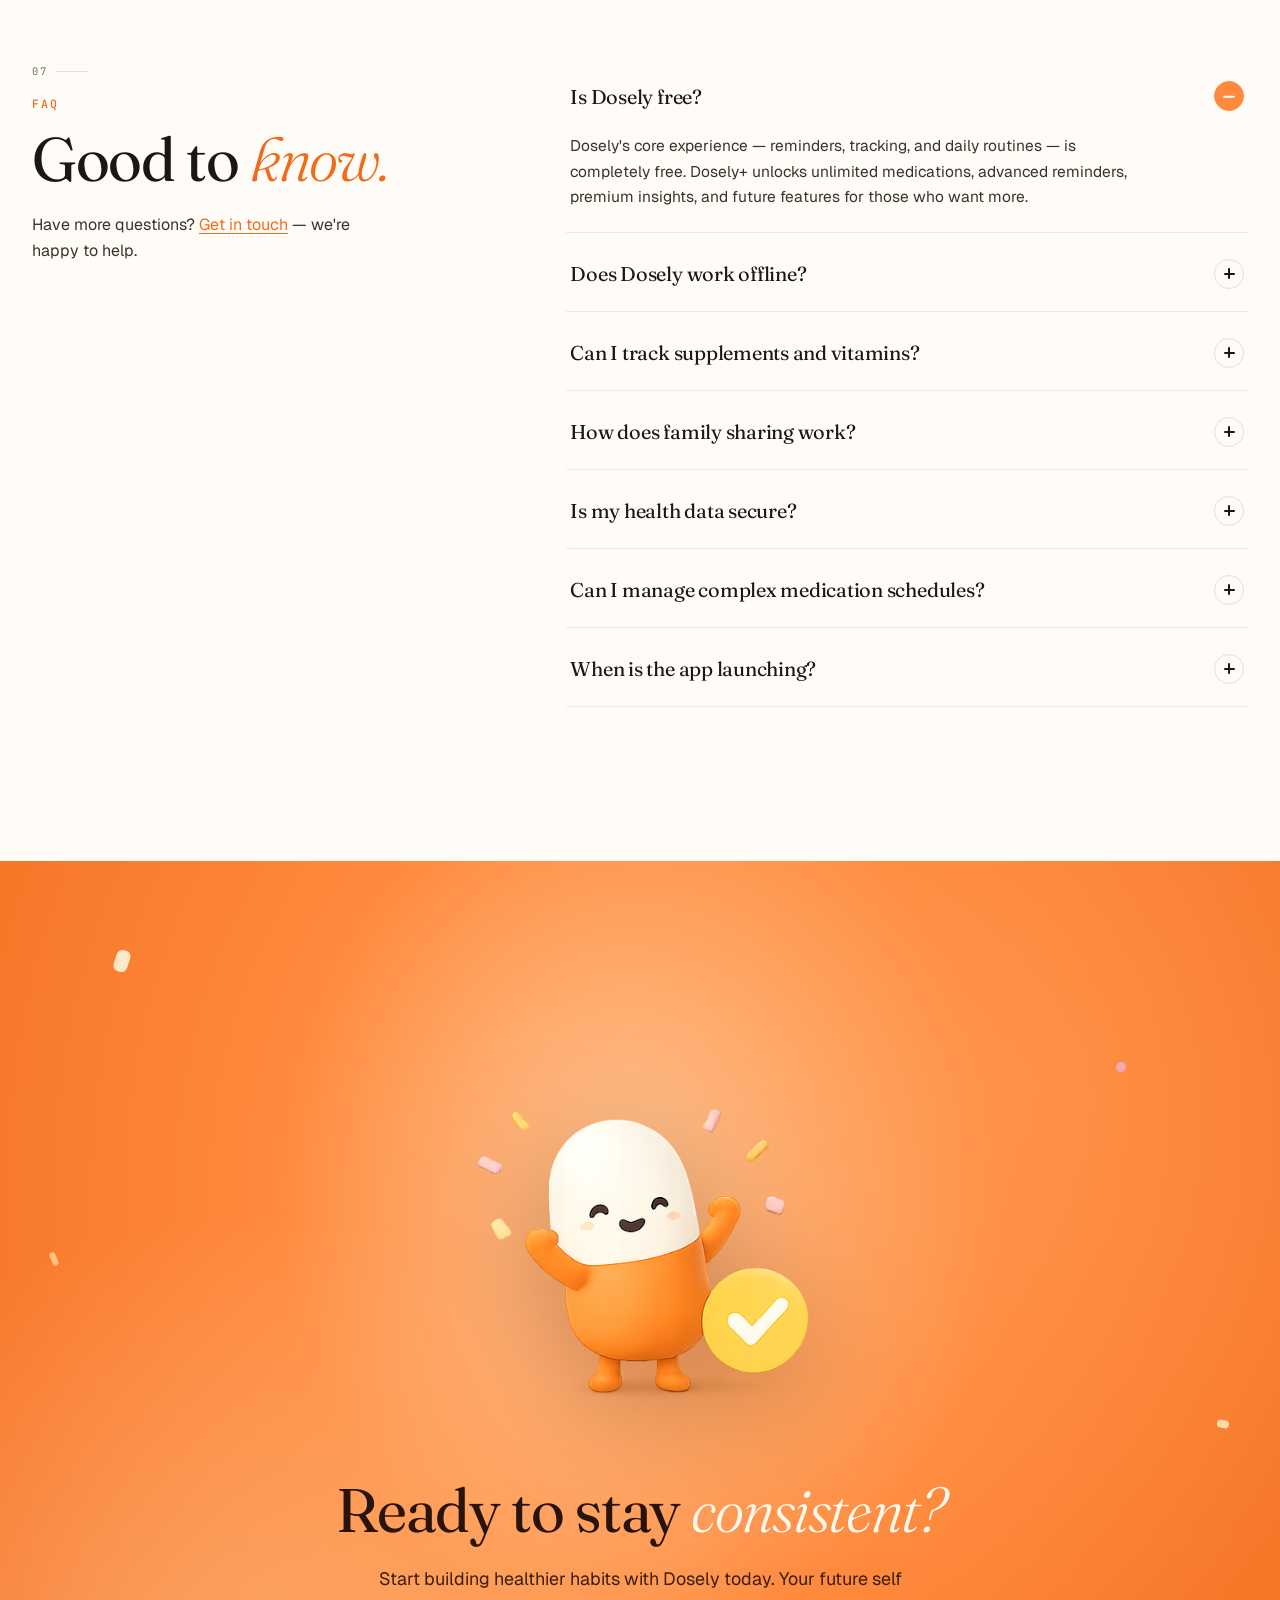
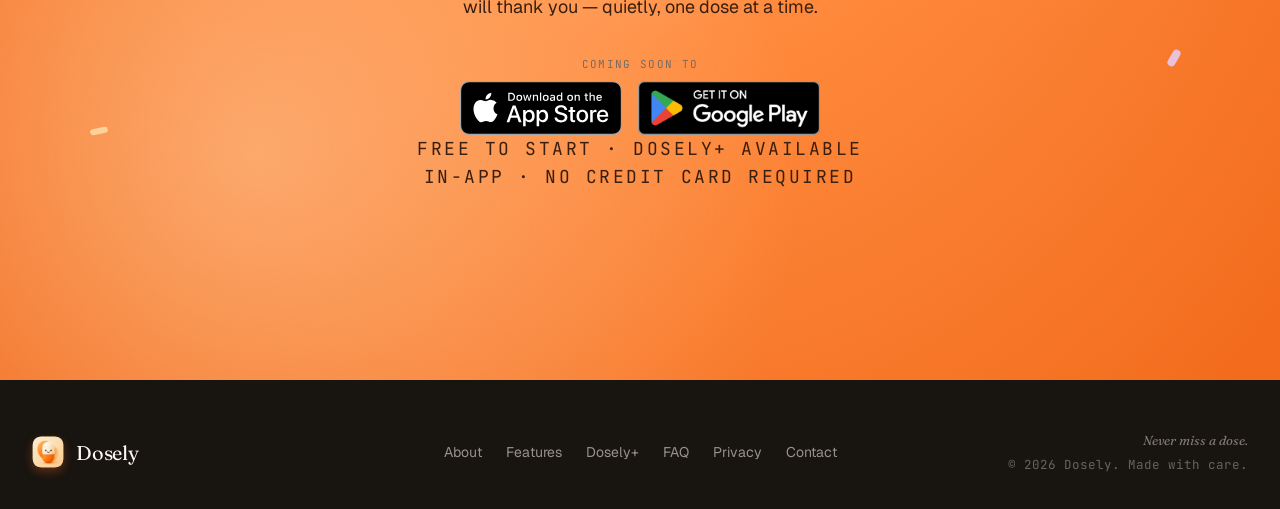
<file: Dosely Website.html>
<!doctype html>
<html lang="en">
<head>
<meta charset="utf-8"/>
<meta name="viewport" content="width=device-width,initial-scale=1"/>
<title>Dosely — Never Miss Your Medication Again</title>
<meta name="description" content="Dosely is a smart medication reminder app. Stay on track with beautiful reminders, refill alerts, adherence tracking, and family sharing. Free to download."/>
<meta name="keywords" content="medication reminder app, medicine reminder, pill reminder, family medication tracker, medication adherence app, prescription tracker"/>
<meta name="robots" content="index, follow"/>
<meta name="theme-color" content="#FF8A3D"/>

<!-- Open Graph -->
<meta property="og:type" content="website"/>
<meta property="og:url" content="https://dosely.app/"/>
<meta property="og:title" content="Dosely — Never Miss Your Medication Again"/>
<meta property="og:description" content="Smart medication reminders, refill alerts, adherence tracking, and family sharing. All in one beautifully designed app."/>
<meta property="og:image" content="assets/dosely-homescreen.jpg"/>
<meta property="og:site_name" content="Dosely"/>

<!-- Twitter -->
<meta name="twitter:card" content="summary_large_image"/>
<meta name="twitter:title" content="Dosely — Never Miss Your Medication Again"/>
<meta name="twitter:description" content="Smart medication reminders, refill alerts, adherence tracking, and family sharing. All in one beautifully designed app."/>
<meta name="twitter:image" content="assets/dosely-homescreen.jpg"/>

<!-- Structured Data -->
<script type="application/ld+json">
{
  "@context": "https://schema.org",
  "@type": "MobileApplication",
  "name": "Dosely",
  "description": "Smart medication reminder app with refill alerts, adherence tracking, and family sharing.",
  "operatingSystem": "iOS, Android",
  "applicationCategory": "HealthApplication",
  "offers": { "@type": "Offer", "price": "0", "priceCurrency": "USD" },
  "aggregateRating": { "@type": "AggregateRating", "ratingValue": "4.9", "ratingCount": "2400" }
}
</script>

<!-- Fonts -->
<link rel="preconnect" href="https://fonts.googleapis.com"/>
<link rel="preconnect" href="https://fonts.gstatic.com" crossorigin/>
<link href="https://fonts.googleapis.com/css2?family=Fraunces:ital,opsz,wght@0,9..144,300;0,9..144,400;0,9..144,500;0,9..144,600;1,9..144,300;1,9..144,400&family=Geist:wght@300;400;500;600;700&family=JetBrains+Mono:wght@400;500&display=swap" rel="stylesheet"/>

<style>
/* ============================================================
   TOKENS
   ============================================================ */
:root{
  --orange:#FF8A3D;
  --orange-deep:#F26A1B;
  --orange-soft:#FFB37A;
  --cream:#FFF7EE;
  --cream-2:#FBF1E4;
  --bg:#FFFCF8;
  --warm-gray:#F6F1EA;
  --ink:#1B1714;
  --ink-2:#3A322C;
  --muted:#766B62;
  --line:rgba(27,23,20,.08);
  --line-2:rgba(27,23,20,.12);
  --shadow-soft:0 1px 2px rgba(27,23,20,.04),0 12px 40px -12px rgba(242,106,27,.18);
  --shadow-card:0 1px 2px rgba(27,23,20,.04),0 24px 60px -20px rgba(27,23,20,.16);
  --shadow-deep:0 30px 80px -30px rgba(242,106,27,.45);
  --r-sm:14px;--r-md:22px;--r-lg:32px;--r-xl:44px;
  --nav-h:72px;
}
*{box-sizing:border-box;margin:0;padding:0}
html{scroll-behavior:smooth;-webkit-text-size-adjust:100%}
body{background:var(--bg);color:var(--ink);font-family:'Geist',-apple-system,BlinkMacSystemFont,'SF Pro Text',system-ui,sans-serif;-webkit-font-smoothing:antialiased;text-rendering:optimizeLegibility;overflow-x:hidden}
img{max-width:100%;display:block;height:auto}
a{color:inherit;text-decoration:none}
button{font-family:inherit;cursor:pointer;border:0;background:none;color:inherit}
ul{list-style:none}
:focus-visible{outline:2px solid var(--orange-deep);outline-offset:3px;border-radius:4px}

/* ============================================================
   PROGRESS BAR
   ============================================================ */
#progress{position:fixed;top:0;left:0;height:2.5px;background:linear-gradient(90deg,var(--orange-deep),var(--orange-soft));width:0%;z-index:1000;transition:width .1s linear;border-radius:0 2px 2px 0}

/* ============================================================
   SKIP LINK
   ============================================================ */
.skip-link{position:fixed;top:-100px;left:16px;z-index:9999;padding:10px 20px;background:var(--ink);color:#fff;border-radius:8px;font-size:14px;font-weight:600;transition:top .2s}
.skip-link:focus{top:16px}

/* ============================================================
   TYPE SYSTEM
   ============================================================ */
.eyebrow{font-family:'JetBrains Mono',monospace;font-size:11.5px;letter-spacing:.18em;text-transform:uppercase;color:var(--orange-deep);font-weight:500}
.display{font-family:'Fraunces',serif;font-weight:400;letter-spacing:-.025em;line-height:1.02;font-size:clamp(44px,6.5vw,100px);color:var(--ink);text-wrap:balance}
.display em{font-style:italic;font-weight:300;color:var(--orange-deep)}
.h2{font-family:'Fraunces',serif;font-weight:400;letter-spacing:-.022em;line-height:1.06;font-size:clamp(36px,4.8vw,72px);text-wrap:balance}
.h2 em{font-style:italic;font-weight:300;color:var(--orange-deep)}
.h3{font-family:'Fraunces',serif;font-weight:400;letter-spacing:-.018em;line-height:1.1;font-size:clamp(26px,2.8vw,38px);text-wrap:balance}
.lead{font-size:clamp(16px,1.3vw,20px);color:var(--ink-2);line-height:1.6;font-weight:400;max-width:44ch;text-wrap:pretty}
.body-text{font-size:16px;color:var(--ink-2);line-height:1.65}
.muted{color:var(--muted)}

/* ============================================================
   LAYOUT
   ============================================================ */
.wrap{max-width:1280px;margin:0 auto;padding:0 32px}
@media(max-width:600px){.wrap{padding:0 20px}}

/* ============================================================
   BUTTONS
   ============================================================ */
.btn{display:inline-flex;align-items:center;gap:8px;padding:12px 22px;border-radius:999px;font-weight:600;font-size:14.5px;transition:.25s ease;white-space:nowrap;line-height:1}
.btn-pri{background:var(--ink);color:#FFF7EE;box-shadow:0 6px 18px -6px rgba(27,23,20,.5)}
.btn-pri:hover{transform:translateY(-2px);box-shadow:0 12px 26px -6px rgba(27,23,20,.55)}
.btn-pri:active{transform:translateY(0)}
.btn-orange{background:var(--orange-deep);color:#fff;box-shadow:0 10px 26px -8px rgba(242,106,27,.6);padding:14px 32px;font-size:16px}
.btn-orange:hover{transform:translateY(-2px);background:#E45A12;box-shadow:0 14px 32px -8px rgba(242,106,27,.7)}
.btn-orange:active{transform:translateY(0)}
.btn-ghost{padding:12px 20px;color:var(--ink);font-weight:500;font-size:14.5px;border:1.5px solid var(--line-2);border-radius:999px}
.btn-ghost:hover{border-color:var(--orange-deep);color:var(--orange-deep)}

/* ============================================================
   STORE BADGES
   ============================================================ */
.store-row{display:flex;flex-direction:column;align-items:flex-start;gap:10px;margin-top:32px}
.store-label{font-family:'JetBrains Mono',monospace;font-size:11px;letter-spacing:.12em;text-transform:uppercase;color:var(--muted)}
.store-badges{display:flex;gap:16px;align-items:center;flex-wrap:wrap}
.store-badge{display:inline-flex;transition:transform .2s ease,opacity .2s ease}
.store-badge:hover{transform:translateY(-3px);opacity:.9}
.store-badge img{display:block;height:54px;width:auto}
@media(max-width:480px){
  .store-badges{flex-direction:column;gap:10px;align-items:stretch}
  .store-badge img{height:50px}
  .store-badge{justify-content:center}
}

/* ============================================================
   NAV
   ============================================================ */
.nav{position:fixed;top:14px;left:0;right:0;z-index:500;display:flex;justify-content:center;pointer-events:none}
.nav-inner{pointer-events:auto;display:flex;align-items:center;gap:6px;padding:7px 7px 7px 18px;background:rgba(255,252,248,.82);backdrop-filter:blur(24px) saturate(1.4);-webkit-backdrop-filter:blur(24px) saturate(1.4);border:1px solid var(--line);border-radius:999px;box-shadow:var(--shadow-soft);transition:box-shadow .3s}
.nav-inner:hover{box-shadow:0 2px 4px rgba(27,23,20,.06),0 16px 48px -12px rgba(242,106,27,.22)}
.brand{display:flex;align-items:center;gap:10px;font-weight:700;font-size:16px;letter-spacing:-.01em;padding-right:16px;border-right:1px solid var(--line);margin-right:4px}
.brand-mark{width:30px;height:30px;border-radius:9px;background-image:url('assets/dosely-logo.png');background-size:cover;background-position:center;box-shadow:0 4px 10px rgba(242,106,27,.3)}
.nav-links{display:flex;gap:2px}
.nav-links a{padding:8px 14px;font-size:14px;color:var(--ink-2);border-radius:999px;transition:.2s;font-weight:500}
.nav-links a:hover{background:var(--cream);color:var(--ink)}

/* hamburger */
.nav-menu-btn{display:none;width:36px;height:36px;border-radius:10px;align-items:center;justify-content:center;color:var(--ink);border:1px solid var(--line);transition:.2s}
.nav-menu-btn:hover{background:var(--cream)}
.nav-menu-btn svg{width:18px;height:18px}

/* mobile overlay */
.mobile-nav{display:none;position:fixed;inset:0;z-index:400;background:rgba(255,252,248,.96);backdrop-filter:blur(24px);-webkit-backdrop-filter:blur(24px);flex-direction:column;align-items:center;justify-content:center;gap:8px;opacity:0;transition:opacity .3s}
.mobile-nav.open{display:flex;opacity:1}
.mobile-nav a{font-family:'Fraunces',serif;font-size:clamp(26px,7vw,40px);font-weight:400;letter-spacing:-.02em;color:var(--ink);padding:12px 0;transition:.2s}
.mobile-nav a:hover{color:var(--orange-deep)}
.mobile-nav .close-btn{margin-top:32px;font-family:'JetBrains Mono',monospace;font-size:12px;letter-spacing:.12em;text-transform:uppercase;color:var(--muted);padding:10px 20px;border:1px solid var(--line-2);border-radius:999px}

@media(max-width:780px){
  .nav-links{display:none}
  .nav-menu-btn{display:flex}
}

/* ============================================================
   HERO
   ============================================================ */
.hero{padding:clamp(120px,14vw,160px) 0 80px;min-height:100svh;display:flex;align-items:center;overflow:hidden}
.hero-grid{display:grid;grid-template-columns:1.08fr 1fr;gap:48px;align-items:center}
.hero-eyebrow-badge{display:inline-flex;align-items:center;gap:8px;padding:6px 14px 6px 8px;background:#fff;border:1px solid var(--line);border-radius:999px;font-family:'JetBrains Mono',monospace;font-size:11px;letter-spacing:.1em;text-transform:uppercase;color:var(--ink-2);box-shadow:var(--shadow-soft);margin-bottom:28px}
.hero-eyebrow-badge .dot{width:22px;height:22px;border-radius:7px;background-image:url('assets/dosely-logo.png');background-size:cover;background-position:center}
.hero-eyebrow-badge .stars{color:var(--orange-deep);font-size:12px;letter-spacing:-1px}
.hero h1{margin:0 0 22px}
.hero .lead{margin:0 0 36px;font-size:clamp(17px,1.4vw,21px)}
.hero-cta{display:flex;align-items:center;gap:14px;flex-wrap:wrap}

.hero-meta{display:flex;gap:24px;margin-top:48px;padding-top:32px;border-top:1px solid var(--line);flex-wrap:wrap}
.hero-meta-item{display:flex;flex-direction:column;gap:4px}
.hero-meta-item .k{font-family:'Fraunces',serif;font-size:28px;letter-spacing:-.02em;color:var(--ink)}
.hero-meta-item .v{font-size:12px;color:var(--muted);font-family:'JetBrains Mono',monospace;letter-spacing:.06em;text-transform:uppercase}

/* hero phone stage */
.hero-stage{position:relative;height:700px;display:flex;align-items:center;justify-content:center}
.hero-glow{position:absolute;inset:-40px;background:radial-gradient(circle at 50% 50%,rgba(255,138,61,.5),rgba(255,179,122,.2) 40%,transparent 65%);filter:blur(44px);z-index:0;pointer-events:none}
.hero-glow.b{background:radial-gradient(circle at 30% 70%,rgba(255,209,154,.6),transparent 55%);filter:blur(60px)}

.phone{position:relative;z-index:2;width:320px;height:680px;border-radius:52px;background:linear-gradient(175deg,#2E2520,#15110E);padding:10px;box-shadow:
  0 60px 100px -40px rgba(27,23,20,.6),
  0 30px 60px -20px rgba(242,106,27,.38),
  inset 0 0 0 1.5px rgba(255,255,255,.09),
  inset 0 1px 0 rgba(255,255,255,.14);
  animation:float 8s ease-in-out infinite;will-change:transform}
.phone-screen{width:100%;height:100%;border-radius:43px;overflow:hidden;position:relative;background:#FFF1E2}
.phone-screen .shot{position:absolute;inset:0;width:100%;height:100%;object-fit:cover;object-position:top center}
.phone-screen .gloss{position:absolute;inset:0;border-radius:43px;pointer-events:none;background:linear-gradient(130deg,rgba(255,255,255,.26) 0%,rgba(255,255,255,.04) 30%,transparent 50%,rgba(255,255,255,.06) 100%);mix-blend-mode:screen;z-index:3}
.phone-screen .glare{position:absolute;top:0;left:0;width:50%;height:100%;border-radius:43px;pointer-events:none;background:linear-gradient(115deg,rgba(255,255,255,.16),rgba(255,255,255,0) 55%);z-index:4}
.phone-notch{position:absolute;top:12px;left:50%;transform:translateX(-50%);width:96px;height:28px;background:#0A0807;border-radius:999px;z-index:5;box-shadow:inset 0 0 0 1px rgba(255,255,255,.04)}

.hero-mascot{position:absolute;z-index:3;width:210px;right:-24px;bottom:40px;animation:float 7s ease-in-out infinite .5s;filter:drop-shadow(0 22px 36px rgba(242,106,27,.38));pointer-events:none}

.particle{position:absolute;border-radius:999px;background:radial-gradient(circle at 30% 30%,#fff,#FFD09A 70%,transparent);opacity:.55;z-index:1;pointer-events:none}
.particle.p1{width:9px;height:9px;top:14%;left:8%;animation:drift 6s ease-in-out infinite}
.particle.p2{width:5px;height:5px;top:30%;right:14%;animation:drift 7s ease-in-out infinite .8s}
.particle.p3{width:13px;height:13px;bottom:18%;left:10%;animation:drift 8s ease-in-out infinite 1.2s;opacity:.45}
.particle.p4{width:7px;height:7px;top:60%;right:6%;animation:drift 6.5s ease-in-out infinite .4s}
.particle.p5{width:4px;height:4px;top:48%;left:18%;animation:drift 7.5s ease-in-out infinite 1.6s}

@media(max-width:980px){
  .hero-grid{grid-template-columns:1fr;gap:40px;text-align:center}
  .hero .lead,.hero h1,.hero-cta,.hero-meta{margin-left:auto;margin-right:auto}
  .hero .lead{max-width:38ch;margin-left:auto;margin-right:auto}
  .hero-cta{justify-content:center}
  .hero-meta{justify-content:center}
  .hero-eyebrow-badge{margin-bottom:20px}
  .hero-stage{height:580px;margin-top:0}
  .hero-mascot{width:170px;right:-8px;bottom:20px}
  .phone{width:280px;height:600px}
}
@media(max-width:520px){
  .hero-stage{height:500px}
  .phone{width:240px;height:520px;border-radius:44px}
  .phone-screen{border-radius:35px}
  .phone-notch{width:80px;height:22px}
  .hero-mascot{width:130px;right:-6px}
}

/* ============================================================
   SOCIAL PROOF BAR
   ============================================================ */
.proof-bar{padding:28px 0;border-top:1px solid var(--line);border-bottom:1px solid var(--line);background:var(--cream);overflow:hidden}
.proof-inner{display:flex;justify-content:center;align-items:center;gap:0;flex-wrap:wrap}
.proof-item{display:flex;align-items:center;gap:12px;padding:14px 32px;position:relative}
.proof-item+.proof-item::before{content:"";position:absolute;left:0;top:20%;height:60%;width:1px;background:var(--line-2)}
.proof-item .pi-num{font-family:'Fraunces',serif;font-size:28px;letter-spacing:-.02em;color:var(--ink);font-weight:400}
.proof-item .pi-label{font-family:'JetBrains Mono',monospace;font-size:10.5px;letter-spacing:.1em;text-transform:uppercase;color:var(--muted);line-height:1.4}
.proof-item .pi-icon{width:36px;height:36px;border-radius:10px;background:linear-gradient(135deg,rgba(242,106,27,.15),rgba(242,106,27,.05));border:1px solid rgba(242,106,27,.15);display:grid;place-items:center;font-size:16px;flex:none}
@media(max-width:700px){
  .proof-item{padding:12px 16px}
  .proof-item .pi-num{font-size:22px}
  .proof-item+.proof-item::before{display:none}
}
@media(max-width:440px){.proof-inner{flex-direction:column;gap:0}.proof-item{width:100%;justify-content:center}}

/* ============================================================
   BENEFITS (Meet Dosely)
   ============================================================ */
.benefits{padding:clamp(100px,12vw,160px) 0;background:linear-gradient(180deg,var(--bg) 0%,var(--cream) 100%);position:relative;overflow:hidden}
.benefits-top{display:grid;grid-template-columns:1fr 1.1fr;gap:80px;align-items:center;margin-bottom:80px}
.benefits-mascot-wrap{position:relative;display:flex;justify-content:center;align-items:center;min-height:480px}
.meet-bg-circle{position:absolute;width:480px;height:480px;border-radius:999px;background:radial-gradient(circle at 50% 40%,#FFE0BE 0%,#FFCB9C 40%,var(--orange-soft) 70%,transparent 82%);filter:blur(2px)}
.meet-mascot{position:relative;width:380px;animation:float 8s ease-in-out infinite;filter:drop-shadow(0 28px 48px rgba(242,106,27,.32))}
.benefits-text .eyebrow{display:block;margin-bottom:20px}
.benefits-text h2{margin:0 0 24px}
.benefits-text p{margin:0 0 16px}

.benefit-cards{display:grid;grid-template-columns:repeat(2,1fr);gap:18px;margin-top:40px}
.bcard{padding:26px 24px;background:#fff;border:1px solid var(--line);border-radius:var(--r-md);transition:.35s cubic-bezier(.2,.7,.2,1);position:relative;overflow:hidden}
.bcard::after{content:"";position:absolute;inset:0;background:linear-gradient(135deg,rgba(242,106,27,.06),transparent 60%);opacity:0;transition:.35s;pointer-events:none}
.bcard:hover{transform:translateY(-4px);box-shadow:0 20px 48px -16px rgba(242,106,27,.2)}
.bcard:hover::after{opacity:1}
.bcard .bicon{width:44px;height:44px;border-radius:14px;background:linear-gradient(135deg,rgba(255,138,61,.2),rgba(255,179,122,.12));border:1px solid rgba(255,138,61,.18);display:flex;align-items:center;justify-content:center;margin-bottom:16px}
.bcard .bicon img{width:24px;height:24px;object-fit:contain}
.bcard h4{font-family:'Fraunces',serif;font-size:20px;font-weight:400;letter-spacing:-.014em;color:var(--ink);margin-bottom:8px}
.bcard p{font-size:14.5px;color:var(--ink-2);line-height:1.55}

@media(max-width:980px){
  .benefits-top{grid-template-columns:1fr;gap:40px;text-align:center}
  .benefits-mascot-wrap{min-height:360px;order:-1}
  .meet-bg-circle{width:340px;height:340px}
  .meet-mascot{width:280px}
  .benefit-cards{gap:14px}
}
@media(max-width:560px){.benefit-cards{grid-template-columns:1fr}}

/* ============================================================
   FEATURES
   ============================================================ */
.features{padding:clamp(100px,12vw,160px) 0;background:var(--bg)}
.features-head{display:flex;justify-content:space-between;align-items:flex-end;gap:40px;margin-bottom:64px}
.features-head h2{margin:0;max-width:16ch}
.features-head .lead{margin:0;max-width:38ch}
.features-grid{display:grid;grid-template-columns:repeat(3,1fr);gap:22px}
.fcard{position:relative;padding:26px 26px 30px;background:linear-gradient(180deg,#fff,#FFFAF5);border:1px solid var(--line);border-radius:var(--r-lg);box-shadow:var(--shadow-card);transition:.4s cubic-bezier(.2,.7,.2,1);overflow:hidden;display:flex;flex-direction:column}
.fcard::before{content:"";position:absolute;top:-60px;right:-60px;width:220px;height:220px;border-radius:999px;background:radial-gradient(circle,rgba(255,138,61,.14),transparent 70%);opacity:0;transition:.5s;pointer-events:none}
.fcard:hover{transform:translateY(-6px);box-shadow:0 28px 56px -18px rgba(242,106,27,.28),0 1px 2px rgba(0,0,0,.04)}
.fcard:hover::before{opacity:1}
.fcard:hover .fshot-frame{transform:translateY(-3px)}
.fcard .ftag{font-family:'JetBrains Mono',monospace;font-size:10.5px;letter-spacing:.16em;text-transform:uppercase;color:var(--orange-deep);margin-bottom:16px;display:block}
.fshot-frame{position:relative;width:100%;aspect-ratio:9/14;border-radius:22px;overflow:hidden;background:#FFF1E2;margin-bottom:24px;box-shadow:0 1px 2px rgba(27,23,20,.06),0 18px 38px -16px rgba(27,23,20,.2),inset 0 0 0 1px rgba(255,255,255,.55);transition:.5s cubic-bezier(.2,.7,.2,1)}
.fshot-frame.cool{background:#E6F0FA}
.fshot-frame.lavender{background:#EDE8FB}
.fshot{width:100%;height:100%;object-fit:cover;object-position:top center;display:block}
.fshot-frame::after{content:"";position:absolute;inset:0;border-radius:22px;pointer-events:none;background:linear-gradient(140deg,rgba(255,255,255,.2) 0%,transparent 40%,rgba(255,255,255,.07) 100%);mix-blend-mode:screen}
.fcard h3{margin:0 0 8px;font-family:'Fraunces',serif;font-weight:400;font-size:24px;letter-spacing:-.016em;line-height:1.15;color:var(--ink)}
.fcard p{margin:0;font-size:15px;color:var(--ink-2);line-height:1.55}

@media(max-width:1100px){.features-grid{grid-template-columns:repeat(2,1fr)}}
@media(max-width:700px){.features-grid{grid-template-columns:1fr}.features-head{flex-direction:column;align-items:flex-start}}

/* ============================================================
   SHOWCASE
   ============================================================ */
.showcase{padding:clamp(100px,12vw,160px) 0 clamp(100px,14vw,180px);background:linear-gradient(180deg,var(--bg),var(--cream-2));overflow:hidden}
.showcase-intro{text-align:center;max-width:760px;margin:0 auto clamp(60px,8vw,100px)}
.showcase-intro h2{margin:14px 0 22px}
.showcase-intro .lead{margin:0 auto;text-align:center}

.show-row{display:grid;grid-template-columns:1fr 1fr;gap:72px;align-items:center;margin-bottom:clamp(80px,10vw,140px)}
.show-row:last-child{margin-bottom:0}
.show-row.reverse .show-text{order:2}
.show-row.reverse .show-stage{order:1}
.show-text .eyebrow{display:block;margin-bottom:16px}
.show-text h3{margin:0 0 16px;font-family:'Fraunces',serif;font-weight:400;font-size:clamp(30px,3.2vw,46px);letter-spacing:-.022em;line-height:1.08}
.show-text p{margin:0 0 28px;font-size:17px;color:var(--ink-2);line-height:1.65;max-width:44ch}
.show-bullets{display:flex;flex-direction:column;gap:12px}
.show-bullets li{display:flex;align-items:flex-start;gap:12px;font-size:15.5px;color:var(--ink-2);line-height:1.45}
.tick{width:22px;height:22px;border-radius:999px;background:var(--orange);display:grid;place-items:center;flex:none;position:relative;margin-top:1px}
.tick::after{content:"";width:9px;height:5px;border-left:2px solid #fff;border-bottom:2px solid #fff;transform:rotate(-45deg);margin-top:-2px}

.show-stage{position:relative;display:flex;justify-content:center;align-items:center;min-height:600px}
.show-glow{position:absolute;inset:0;background:radial-gradient(circle at 50% 50%,rgba(255,138,61,.3),transparent 60%);filter:blur(32px);pointer-events:none}
.show-phone{position:relative;z-index:2;width:290px;height:580px;border-radius:46px;background:linear-gradient(175deg,#2E2520,#15110E);padding:11px;box-shadow:0 50px 80px -30px rgba(27,23,20,.5),0 20px 50px -20px rgba(242,106,27,.28);animation:float-r 9s ease-in-out infinite;will-change:transform}
.show-phone.lg{width:330px;height:660px;border-radius:52px;padding:11px}
.show-phone .gloss{position:absolute;inset:11px;border-radius:42px;pointer-events:none;background:linear-gradient(140deg,rgba(255,255,255,.22) 0%,rgba(255,255,255,0) 32%,transparent 70%,rgba(255,255,255,.07) 100%);mix-blend-mode:screen;z-index:3}
.show-phone .glare{position:absolute;top:11px;left:11px;width:50%;height:calc(100% - 22px);border-radius:42px;pointer-events:none;background:linear-gradient(115deg,rgba(255,255,255,.15),rgba(255,255,255,0) 55%);z-index:4}
.show-phone .notch{position:absolute;top:20px;left:50%;transform:translateX(-50%);width:94px;height:26px;background:#0A0807;border-radius:999px;z-index:5}
.show-phone .sshot{position:absolute;inset:11px;border-radius:42px;overflow:hidden;background:#FFF1E2}
.show-phone .sshot img{width:100%;height:100%;object-fit:cover;object-position:top center}

.show-mascot{position:absolute;width:190px;z-index:3;filter:drop-shadow(0 16px 28px rgba(242,106,27,.28));animation:float 7s ease-in-out infinite;pointer-events:none}
.show-mascot.left{left:0;bottom:30px}
.show-mascot.right{right:-8px;bottom:20px;width:210px;z-index:4}

/* dual phone */
.duo{position:relative;width:100%;height:100%;display:flex;justify-content:center;align-items:center}
.duo .show-phone{position:absolute;animation:none}
.duo .show-phone.back{transform:translate(-68px,22px) rotate(-5deg);z-index:1;width:282px;height:584px;border-radius:46px;padding:10px;box-shadow:0 24px 48px -24px rgba(27,23,20,.22);animation:float 9s ease-in-out infinite}
.duo .show-phone.front{transform:translate(60px,-10px) rotate(4deg);z-index:2;width:318px;height:646px;border-radius:52px;padding:10px;box-shadow:0 32px 64px -28px rgba(27,23,20,.32),0 16px 36px -18px rgba(242,106,27,.2);animation:float-r 8s ease-in-out infinite}
.duo .show-glow{position:absolute;inset:-20px;background:radial-gradient(circle at 50% 50%,rgba(255,160,80,.4),rgba(255,210,160,.15) 40%,transparent 70%);filter:blur(40px)}

@media(max-width:980px){
  .show-row{grid-template-columns:1fr;gap:40px;margin-bottom:72px}
  .show-row.reverse .show-text,.show-row.reverse .show-stage{order:initial}
  .show-stage{min-height:480px}
  .show-phone.lg{width:286px;height:572px}
  .duo .show-phone.back{transform:translate(-44px,16px) rotate(-4deg);width:226px;height:464px;border-radius:38px}
  .duo .show-phone.front{transform:translate(40px,-6px) rotate(3deg);width:258px;height:522px;border-radius:44px}
}
@media(max-width:520px){
  .show-phone.lg{width:240px;height:480px;border-radius:44px}
  .duo .show-phone.back{transform:translate(-28px,12px) rotate(-4deg);width:180px;height:372px;border-radius:32px;padding:8px}
  .duo .show-phone.front{transform:translate(26px,-4px) rotate(3deg);width:204px;height:416px;border-radius:36px;padding:8px}
}

/* ============================================================
   EMOTIONAL
   ============================================================ */
.emo{padding:clamp(120px,14vw,200px) 0;background:linear-gradient(180deg,var(--cream-2) 0%,#FFD7AC 50%,#FFC180 100%);text-align:center;position:relative;overflow:hidden}
.emo::before,.emo::after{content:"";position:absolute;border-radius:999px;filter:blur(64px);opacity:.5;pointer-events:none}
.emo::before{width:480px;height:480px;background:#FFEDD3;top:-100px;left:-100px}
.emo::after{width:560px;height:560px;background:#FFAA66;bottom:-180px;right:-140px}
.emo-inner{position:relative;z-index:1;max-width:760px;margin:0 auto;padding:0 24px}
.emo-mascot{width:clamp(240px,40vw,340px);margin:0 auto 44px;animation:float 7s ease-in-out infinite;filter:drop-shadow(0 28px 48px rgba(180,80,0,.28))}
.emo h2{margin:0 0 22px;color:#2A1E12}
.emo p{font-size:clamp(17px,1.4vw,20px);line-height:1.6;color:#3A2818;margin:0 auto;max-width:46ch;text-wrap:pretty}

/* ============================================================
   PREMIUM / DOSELY+
   ============================================================ */
.premium{padding:clamp(100px,12vw,160px) 0 clamp(100px,14vw,180px);background:linear-gradient(180deg,#181410,#0E0B09);color:#FFF7EE;position:relative;overflow:hidden}
.premium::before{content:"";position:absolute;top:-180px;left:50%;transform:translateX(-50%);width:900px;height:560px;background:radial-gradient(ellipse at center,rgba(242,106,27,.38),transparent 65%);filter:blur(44px);pointer-events:none}
.premium-head{position:relative;z-index:1;display:grid;grid-template-columns:1fr 1fr;gap:60px;align-items:center;margin-bottom:72px}
.premium-eyebrow{display:inline-flex;align-items:center;gap:10px;padding:6px 16px 6px 8px;background:rgba(255,247,238,.06);border:1px solid rgba(255,247,238,.12);border-radius:999px;font-family:'JetBrains Mono',monospace;font-size:11px;letter-spacing:.14em;text-transform:uppercase;color:var(--orange-soft);margin-bottom:24px}
.premium-eyebrow .plus-badge{width:18px;height:18px;border-radius:6px;background:linear-gradient(135deg,var(--orange-soft),var(--orange-deep));display:grid;place-items:center;color:#fff;font-weight:700;font-size:11px}
.premium h2{margin:0 0 6px;color:#FFF7EE}
.premium h2 em{color:var(--orange-soft)}
.premium-head-right p{margin:0 0 24px;color:rgba(255,247,238,.72);font-size:17px;line-height:1.65;max-width:42ch}
.premium-mascot-row{display:flex;align-items:center;gap:20px;margin-top:28px}
.premium-mascot-row img{width:100px;filter:drop-shadow(0 12px 22px rgba(242,106,27,.5))}
.premium-mascot-row .pq{font-family:'Fraunces',serif;font-style:italic;font-size:19px;color:rgba(255,247,238,.82);font-weight:300;line-height:1.4;max-width:30ch}

.pgrid{position:relative;z-index:1;display:grid;grid-template-columns:repeat(4,1fr);gap:16px}
.pcard{padding:28px 24px;background:linear-gradient(180deg,rgba(255,247,238,.07),rgba(255,247,238,.02));border:1px solid rgba(255,247,238,.1);border-radius:24px;backdrop-filter:blur(10px);transition:.4s;position:relative;overflow:hidden}
.pcard::before{content:"";position:absolute;inset:0;background:linear-gradient(180deg,transparent,rgba(242,106,27,.06));opacity:0;transition:.4s;pointer-events:none}
.pcard:hover{transform:translateY(-4px);border-color:rgba(255,179,122,.28)}
.pcard:hover::before{opacity:1}
.pcard .pic{width:42px;height:42px;border-radius:13px;background:linear-gradient(135deg,rgba(242,106,27,.22),rgba(242,106,27,.07));border:1px solid rgba(255,179,122,.22);display:grid;place-items:center;font-family:'Fraunces',serif;font-size:19px;color:var(--orange-soft);margin-bottom:22px}
.pcard h4{margin:0 0 8px;font-family:'Fraunces',serif;font-weight:400;font-size:20px;letter-spacing:-.013em;color:#FFF7EE}
.pcard p{margin:0;font-size:14px;line-height:1.55;color:rgba(255,247,238,.62)}
.pcard .soon{position:absolute;top:16px;right:16px;font-family:'JetBrains Mono',monospace;font-size:9px;letter-spacing:.14em;text-transform:uppercase;color:var(--orange-soft);padding:4px 8px;border:1px solid rgba(255,179,122,.28);border-radius:999px}

@media(max-width:980px){.premium-head{grid-template-columns:1fr}.pgrid{grid-template-columns:repeat(2,1fr)}}
@media(max-width:560px){.pgrid{grid-template-columns:1fr}}

/* ============================================================
   TESTIMONIALS
   ============================================================ */
.testimonials{padding:clamp(100px,12vw,160px) 0;background:var(--warm-gray)}
.testimonials-head{text-align:center;max-width:680px;margin:0 auto clamp(50px,6vw,80px)}
.testimonials-head .eyebrow{display:block;margin-bottom:16px}
.testimonials-head h2{margin:0}

.tgrid{display:grid;grid-template-columns:repeat(3,1fr);gap:22px}
.tcard{padding:32px 28px;background:#fff;border:1px solid var(--line);border-radius:var(--r-lg);box-shadow:var(--shadow-card);position:relative;display:flex;flex-direction:column;gap:20px;transition:.35s}
.tcard:hover{transform:translateY(-4px);box-shadow:0 24px 52px -16px rgba(27,23,20,.14)}
.tcard .stars{display:flex;gap:3px}
.tcard .stars span{color:var(--orange-deep);font-size:15px;line-height:1}
.tcard blockquote{font-family:'Fraunces',serif;font-size:clamp(17px,1.5vw,20px);font-weight:400;font-style:italic;letter-spacing:-.01em;color:var(--ink);line-height:1.5;margin:0;flex:1}
.tcard blockquote em{font-style:normal;color:var(--orange-deep)}
.tcard .tauthor{display:flex;align-items:center;gap:12px;margin-top:auto}
.tcard .avatar{width:44px;height:44px;border-radius:999px;display:grid;place-items:center;font-family:'Fraunces',serif;font-size:18px;font-weight:400;color:#fff;flex:none}
.tcard .avatar.a{background:linear-gradient(135deg,#F26A1B,#FFB37A)}
.tcard .avatar.b{background:linear-gradient(135deg,#4E3FAE,#BCB1F0)}
.tcard .avatar.c{background:linear-gradient(135deg,#3F6022,#A9C98A)}
.tcard .ainfo b{display:block;font-size:15px;font-weight:600;color:var(--ink)}
.tcard .ainfo small{font-size:13px;color:var(--muted);font-family:'JetBrains Mono',monospace;letter-spacing:.04em}

.featured-quote{margin-top:clamp(40px,5vw,64px);padding:clamp(36px,4vw,52px) clamp(28px,4vw,52px);background:linear-gradient(135deg,var(--orange-deep),var(--orange));border-radius:var(--r-xl);text-align:center;position:relative;overflow:hidden}
.featured-quote::before{content:"";position:absolute;inset:0;background:radial-gradient(circle at 20% 50%,rgba(255,255,255,.15),transparent 50%),radial-gradient(circle at 80% 20%,rgba(255,255,255,.1),transparent 40%);pointer-events:none}
.featured-quote p{position:relative;font-family:'Fraunces',serif;font-style:italic;font-size:clamp(22px,2.8vw,34px);font-weight:300;color:#fff;line-height:1.45;max-width:22ch;margin:0 auto 20px;letter-spacing:-.014em}
.featured-quote cite{font-family:'JetBrains Mono',monospace;font-size:12px;letter-spacing:.12em;text-transform:uppercase;color:rgba(255,255,255,.72);font-style:normal}

@media(max-width:900px){.tgrid{grid-template-columns:1fr 1fr}}
@media(max-width:580px){.tgrid{grid-template-columns:1fr}}

/* ============================================================
   PEACE OF MIND
   ============================================================ */
.peace{padding:clamp(100px,12vw,160px) 0;background:linear-gradient(180deg,#FFEAF0 0%,#FFDCE6 50%,#FFD0DD 100%);overflow:hidden;position:relative}
.peace::after{content:"";position:absolute;inset:0;background:radial-gradient(circle at 80% 30%,rgba(255,255,255,.4),transparent 50%);pointer-events:none}
.peace-inner{display:grid;grid-template-columns:1.1fr 1fr;gap:60px;align-items:center;position:relative;z-index:1}
.peace-text .eyebrow{color:#9C3E60;margin-bottom:22px;display:block}
.peace-text h2{margin:0 0 22px;color:#3A1A26}
.peace-text p{margin:0 0 14px;color:#4A2738;font-size:17px;line-height:1.65;max-width:44ch}
.peace-stage{position:relative;display:flex;justify-content:center;align-items:center;min-height:500px}
.peace-mascot{width:clamp(260px,40vw,460px);filter:drop-shadow(0 28px 46px rgba(180,80,100,.28));animation:drift 8s ease-in-out infinite}
.peace-zzz{position:absolute;font-family:'Fraunces',serif;font-style:italic;color:rgba(156,62,96,.38);pointer-events:none}
.peace-zzz.a{top:18%;left:18%;font-size:44px;animation:drift 6s ease-in-out infinite}
.peace-zzz.b{top:30%;left:28%;font-size:30px;animation:drift 7s ease-in-out infinite .5s}
.peace-zzz.c{top:42%;left:36%;font-size:20px;animation:drift 8s ease-in-out infinite 1s}
@media(max-width:980px){.peace-inner{grid-template-columns:1fr;gap:40px}.peace-mascot{width:clamp(200px,50vw,340px)}}

/* ============================================================
   FAQ
   ============================================================ */
.faq{padding:clamp(100px,12vw,160px) 0;background:var(--bg)}
.faq-grid{display:grid;grid-template-columns:1fr 1.5fr;gap:80px}
.faq-left .eyebrow{display:block;margin-bottom:16px}
.faq-left h2{margin:0 0 20px}
.faq-left p{font-size:16px;color:var(--ink-2);line-height:1.6;max-width:32ch}
.faq-list{display:flex;flex-direction:column;gap:4px}
.faq-item{border-bottom:1px solid var(--line)}
.faq-q{display:flex;justify-content:space-between;align-items:center;width:100%;padding:22px 4px;text-align:left;font-family:'Fraunces',serif;font-size:20px;font-weight:400;letter-spacing:-.012em;color:var(--ink);line-height:1.25;gap:16px}
.faq-q .ico{width:30px;height:30px;border-radius:999px;border:1px solid var(--line-2);display:grid;place-items:center;flex:none;transition:.3s;position:relative}
.faq-q .ico::before,.faq-q .ico::after{content:"";position:absolute;background:var(--ink);border-radius:99px;transition:.3s}
.faq-q .ico::before{width:11px;height:1.5px}
.faq-q .ico::after{width:1.5px;height:11px}
.faq-item.open .faq-q .ico{background:var(--orange);border-color:var(--orange)}
.faq-item.open .faq-q .ico::before,.faq-item.open .faq-q .ico::after{background:#fff}
.faq-item.open .faq-q .ico::after{transform:rotate(90deg)}
.faq-a{max-height:0;overflow:hidden;transition:max-height .42s ease,opacity .38s ease,padding .3s ease;opacity:0;padding:0 4px;color:var(--ink-2);font-size:15.5px;line-height:1.65;max-width:58ch}
.faq-item.open .faq-a{max-height:280px;opacity:1;padding:0 4px 22px}
@media(max-width:880px){.faq-grid{grid-template-columns:1fr;gap:36px}}

/* ============================================================
   FINAL CTA
   ============================================================ */
.final{padding:clamp(100px,12vw,160px) 0;background:radial-gradient(ellipse at 50% 30%,#FFCB9C 0%,var(--orange) 40%,var(--orange-deep) 100%);position:relative;overflow:hidden;text-align:center}
.final::before{content:"";position:absolute;inset:0;background:radial-gradient(circle at 20% 80%,rgba(255,213,170,.5),transparent 40%),radial-gradient(circle at 80% 20%,rgba(255,160,90,.4),transparent 40%);pointer-events:none}
.final-inner{position:relative;z-index:1;max-width:880px;margin:0 auto;padding:0 24px}
.final-mascot{width:clamp(220px,38vw,440px);margin:0 auto 24px;filter:drop-shadow(0 28px 56px rgba(120,50,0,.38));animation:float-r 7s ease-in-out infinite}
.final h2{margin:0 0 22px;color:#28140A}
.final h2 em{color:#FFFAEF}
.final p{margin:0 auto 36px;max-width:44ch;font-size:clamp(17px,1.4vw,20px);line-height:1.55;color:#3A1E0E;text-wrap:pretty}
.final .store-row{align-items:center;margin-top:0}
.final .store-badges{justify-content:center}
.final-note{font-family:'JetBrains Mono',monospace;font-size:11px;letter-spacing:.14em;text-transform:uppercase;color:#5A2A0E;margin-top:18px}
.confetti-ring{position:absolute;inset:0;overflow:hidden;pointer-events:none;z-index:0}
.conf{position:absolute;border-radius:6px}

/* ============================================================
   FOOTER
   ============================================================ */
footer{padding:52px 0 36px;background:#181410}
.foot-inner{display:grid;grid-template-columns:1fr auto 1fr;gap:24px;align-items:center}
.foot-brand{display:flex;align-items:center;gap:12px;font-family:'Fraunces',serif;font-size:20px;color:#FFF7EE;font-weight:400;letter-spacing:-.01em}
.foot-brand .brand-mark{width:32px;height:32px;border-radius:9px}
.foot-links{display:flex;gap:24px;justify-content:center;font-size:14px;color:rgba(255,247,238,.55);flex-wrap:wrap}
.foot-links a:hover{color:var(--orange-soft)}
.foot-right{display:flex;flex-direction:column;align-items:flex-end;gap:8px}
.foot-c{font-size:12.5px;font-family:'JetBrains Mono',monospace;color:rgba(255,247,238,.35)}
.foot-tagline{font-size:13px;color:rgba(255,247,238,.45);font-style:italic;font-family:'Fraunces',serif}

@media(max-width:780px){
  .foot-inner{grid-template-columns:1fr;text-align:center;gap:20px}
  .foot-right{align-items:center}
}

/* ============================================================
   ANIMATIONS
   ============================================================ */
@keyframes float{
  0%,100%{transform:translateY(0) rotate(0deg)}
  50%{transform:translateY(-14px) rotate(-1deg)}
}
@keyframes float-r{
  0%,100%{transform:translateY(0) rotate(0deg)}
  50%{transform:translateY(-18px) rotate(1.5deg)}
}
@keyframes drift{
  0%,100%{transform:translate(0,0)}
  50%{transform:translate(0,-10px)}
}
@keyframes fadeUp{
  from{opacity:0;transform:translateY(28px)}
  to{opacity:1;transform:translateY(0)}
}
@keyframes scaleIn{
  from{opacity:0;transform:scale(.92)}
  to{opacity:1;transform:scale(1)}
}

.reveal{opacity:0;transform:translateY(28px);transition:opacity .9s cubic-bezier(.2,.7,.2,1),transform .9s cubic-bezier(.2,.7,.2,1)}
.reveal.in{opacity:1;transform:translateY(0)}
.reveal.delay-1{transition-delay:.09s}
.reveal.delay-2{transition-delay:.18s}
.reveal.delay-3{transition-delay:.27s}
.reveal.delay-4{transition-delay:.36s}

@media(prefers-reduced-motion:reduce){
  *,::before,::after{animation-duration:.01ms !important;animation-iteration-count:1 !important;transition-duration:.01ms !important}
  .reveal{opacity:1;transform:none;transition:none}
  #progress{transition:none}
}
@media(max-width:780px){
  .show-phone,.phone{animation:none !important}
}

/* ============================================================
   SECTION DIVIDERS
   ============================================================ */
.section-tag{display:inline-flex;align-items:center;gap:8px;margin-bottom:18px}
.section-tag .num{font-family:'JetBrains Mono',monospace;font-size:10.5px;letter-spacing:.18em;text-transform:uppercase;color:var(--muted)}
.section-tag .line{width:32px;height:1.5px;background:var(--line-2);border-radius:99px}
</style>
</head>
<body>

<!-- Skip link -->
<a class="skip-link" href="#main-content">Skip to content</a>

<!-- Scroll progress -->
<div id="progress" role="progressbar" aria-hidden="true"></div>

<!-- Mobile nav overlay -->
<div class="mobile-nav" id="mobileNav" role="dialog" aria-modal="true" aria-label="Navigation menu">
  <a href="#benefits" onclick="closeMobileNav()">About</a>
  <a href="#features" onclick="closeMobileNav()">Features</a>
  <a href="#premium" onclick="closeMobileNav()">Dosely+</a>
  <a href="#faq" onclick="closeMobileNav()">FAQ</a>
  <a href="#download" class="btn btn-orange" onclick="closeMobileNav()">Download Free</a>
  <button class="close-btn" onclick="closeMobileNav()" aria-label="Close menu">✕ Close</button>
</div>

<!-- NAV -->
<nav class="nav" aria-label="Main navigation">
  <div class="nav-inner">
    <a href="#" class="brand" aria-label="Dosely home">
      <span class="brand-mark" role="img" aria-label="Dosely logo"></span>
      Dosely
    </a>
    <div class="nav-links">
      <a href="#benefits">About</a>
      <a href="#features">Features</a>
      <a href="#premium">Dosely+</a>
      <a href="#faq">FAQ</a>
    </div>
    <a href="#download" class="btn btn-pri">Get the app</a>
    <button class="nav-menu-btn" id="menuBtn" aria-label="Open menu" aria-expanded="false" aria-controls="mobileNav">
      <svg viewBox="0 0 24 24" fill="none" stroke="currentColor" stroke-width="2" stroke-linecap="round">
        <line x1="3" y1="6" x2="21" y2="6"/><line x1="3" y1="12" x2="21" y2="12"/><line x1="3" y1="18" x2="21" y2="18"/>
      </svg>
    </button>
  </div>
</nav>

<!-- HERO -->
<section class="hero" id="main-content" aria-label="Hero">
  <div class="wrap">
    <div class="hero-grid">
      <div class="reveal">
        <div class="hero-eyebrow-badge" role="img" aria-label="Dosely — 4.9 stars">
          <span class="dot" aria-hidden="true"></span>
          <span>Your health companion</span>
          <span class="stars" aria-label="4.9 stars">★★★★★</span>
        </div>
        <h1 class="display">Never Miss Your<br/><em>Medication</em> Again.</h1>
        <p class="lead">Stay on track with smart reminders, refill alerts, adherence tracking, and family care — all in one beautifully designed app.</p>
        <div class="store-row" aria-label="Download Dosely">
          <span class="store-label">Coming soon to</span>
          <div class="store-badges">
            <a href="#" class="store-badge appstore" aria-label="Download on the App Store">
              <img src="assets/appstore-badge.svg" alt="Download on the App Store" width="160" height="54"/>
            </a>
            <a href="#" class="store-badge gplay" aria-label="Get it on Google Play">
              <img src="assets/googleplay-badge.png" alt="Get it on Google Play" width="160" height="54" loading="lazy"/>
            </a>
          </div>
        </div>
        <div class="hero-meta" role="list" aria-label="App statistics">
          <div class="hero-meta-item" role="listitem">
            <span class="k">4.9★</span>
            <span class="v">App Rating</span>
          </div>
          <div class="hero-meta-item" role="listitem">
            <span class="k">98%</span>
            <span class="v">Adherence Rate</span>
          </div>
          <div class="hero-meta-item" role="listitem">
            <span class="k">0</span>
            <span class="v">Missed Doses</span>
          </div>
        </div>
      </div>

      <div class="hero-stage" aria-hidden="true">
        <div class="hero-glow"></div>
        <div class="hero-glow b"></div>
        <span class="particle p1"></span>
        <span class="particle p2"></span>
        <span class="particle p3"></span>
        <span class="particle p4"></span>
        <span class="particle p5"></span>
        <div class="phone" role="img" aria-label="Dosely app on iPhone">
          <div class="phone-screen">
            <img class="shot" src="assets/dosely-homescreen.jpg" alt="Dosely app home screen" loading="eager"/>
            <div class="glare"></div>
            <div class="gloss"></div>
            <div class="phone-notch"></div>
          </div>
        </div>
        <img class="hero-mascot" src="assets/waving.png" alt="" aria-hidden="true" loading="eager"/>
      </div>
    </div>
  </div>
</section>

<!-- SOCIAL PROOF BAR -->
<div class="proof-bar" aria-label="Key statistics">
  <div class="wrap">
    <div class="proof-inner">
      <div class="proof-item reveal">
        <div class="pi-icon" aria-hidden="true">💊</div>
        <div>
          <div class="pi-num">10K+</div>
          <div class="pi-label">Beta Users</div>
        </div>
      </div>
      <div class="proof-item reveal delay-1">
        <div class="pi-icon" aria-hidden="true">⭐</div>
        <div>
          <div class="pi-num">4.9</div>
          <div class="pi-label">App Store Rating</div>
        </div>
      </div>
      <div class="proof-item reveal delay-2">
        <div class="pi-icon" aria-hidden="true">📈</div>
        <div>
          <div class="pi-num">98%</div>
          <div class="pi-label">Better Adherence</div>
        </div>
      </div>
      <div class="proof-item reveal delay-3">
        <div class="pi-icon" aria-hidden="true">🌍</div>
        <div>
          <div class="pi-num">50+</div>
          <div class="pi-label">Countries</div>
        </div>
      </div>
    </div>
  </div>
</div>

<!-- BENEFITS -->
<section class="benefits" id="benefits" aria-label="Why Dosely">
  <div class="wrap">
    <div class="benefits-top">
      <div class="benefits-mascot-wrap reveal" aria-hidden="true">
        <div class="meet-bg-circle"></div>
        <img class="meet-mascot" src="assets/waving.png" alt=""/>
      </div>
      <div class="benefits-text reveal delay-1">
        <div class="section-tag">
          <span class="num">01</span><span class="line"></span>
        </div>
        <span class="eyebrow">Meet Dosely</span>
        <h2 class="h2" style="margin-top:14px">Built to help you<br/>remember <em>what matters.</em></h2>
        <p class="lead">Whether it's a morning pill, a midday vitamin, or a glass of water before bed — Dosely keeps you on track with gentle, well-timed reminders and a single clean view of your day.</p>
        <p class="body-text muted" style="max-width:44ch;margin-top:16px">No clutter. No medical drama. Just a small companion that's there when you need a hand, and quiet when you don't.</p>

        <div class="benefit-cards" style="margin-top:36px">
          <div class="bcard">
            <div class="bicon"><img src="assets/reminder.png" alt="" loading="lazy"/></div>
            <h4>Smart Reminders</h4>
            <p>Gentle nudges that arrive at exactly the right moment, every time.</p>
          </div>
          <div class="bcard">
            <div class="bicon"><img src="assets/hydration.png" alt="" loading="lazy"/></div>
            <h4>Refill Alerts</h4>
            <p>Never run out of medication with intelligent refill predictions.</p>
          </div>
          <div class="bcard">
            <div class="bicon"><img src="assets/meditation.png" alt="" loading="lazy"/></div>
            <h4>Adherence Tracking</h4>
            <p>See your streaks and progress at a glance, beautifully visualised.</p>
          </div>
          <div class="bcard">
            <div class="bicon"><img src="assets/celebration.png" alt="" loading="lazy"/></div>
            <h4>Family Sharing</h4>
            <p>Monitor loved ones' medications and get alerts when they need help.</p>
          </div>
        </div>
      </div>
    </div>
  </div>
</section>

<!-- FEATURES -->
<section class="features" id="features" aria-label="App features">
  <div class="wrap">
    <div class="features-head">
      <div class="reveal">
        <div class="section-tag"><span class="num">02</span><span class="line"></span></div>
        <span class="eyebrow">Features</span>
        <h2 class="h2" style="margin-top:14px">Everything you need to stay <em>consistent.</em></h2>
      </div>
      <p class="lead reveal delay-1">Every feature was designed around one question — does this help someone stay on track without feeling overwhelmed?</p>
    </div>
    <div class="features-grid">
      <div class="fcard reveal">
        <span class="ftag">01 · Reminders</span>
        <div class="fshot-frame">
          <img class="fshot" src="assets/dosely-homescreen.jpg" alt="Dosely daily medication reminder screen" loading="lazy"/>
        </div>
        <h3>Never miss a dose</h3>
        <p>Timely, beautiful reminders that help you stay consistent — without the anxiety.</p>
      </div>
      <div class="fcard reveal delay-1">
        <span class="ftag">02 · Progress</span>
        <div class="fshot-frame">
          <img class="fshot" src="assets/dosely-stats.jpg" alt="Dosely adherence stats and streaks" loading="lazy"/>
        </div>
        <h3>Track your adherence</h3>
        <p>Visual streaks, completion rates, and weekly summaries that motivate you to keep going.</p>
      </div>
      <div class="fcard reveal delay-2">
        <span class="ftag">03 · Wellness</span>
        <div class="fshot-frame cool">
          <img class="fshot" src="assets/dosely-hydration.jpg" alt="Dosely hydration and wellness tracking" loading="lazy"/>
        </div>
        <h3>Build healthy routines</h3>
        <p>Track hydration, vitamins, and wellness habits alongside your medication schedule.</p>
      </div>
      <div class="fcard reveal">
        <span class="ftag">04 · Library</span>
        <div class="fshot-frame">
          <img class="fshot" src="assets/dosely-meds.jpg" alt="Dosely medication library with schedules" loading="lazy"/>
        </div>
        <h3>Manage every medication</h3>
        <p>Flexible schedules, dosage details, refill counts, and smart stock alerts in one place.</p>
      </div>
      <div class="fcard reveal delay-1">
        <span class="ftag">05 · Dashboard</span>
        <div class="fshot-frame">
          <img class="fshot" src="assets/dosely-homescreen-dash.jpg" alt="Dosely dashboard overview" loading="lazy"/>
        </div>
        <h3>Your day, at a glance</h3>
        <p>Morning, afternoon, and evening grouped beautifully. See everything in one calm view.</p>
      </div>
      <div class="fcard reveal delay-2">
        <span class="ftag">06 · Family</span>
        <div class="fshot-frame cool">
          <img class="fshot" src="assets/dosely-family1.jpg" alt="Dosely family sharing screen" loading="lazy"/>
        </div>
        <h3>Care for loved ones</h3>
        <p>Manage medications for family members and get notified when they need your attention.</p>
      </div>
    </div>
  </div>
</section>

<!-- SHOWCASE -->
<section class="showcase" aria-label="App screens in detail">
  <div class="wrap">
    <div class="showcase-intro reveal">
      <div class="section-tag" style="justify-content:center"><span class="num">03</span><span class="line"></span></div>
      <span class="eyebrow">A closer look</span>
      <h2 class="h2" style="margin-top:14px">A whole day,<br/>on <em>one screen.</em></h2>
      <p class="lead" style="margin:0 auto;text-align:center">Designed to disappear into your morning — and show up exactly when it matters.</p>
    </div>

    <!-- Dashboard -->
    <div class="show-row">
      <div class="show-text reveal">
        <span class="eyebrow">Today View</span>
        <h3>A beautiful daily dashboard.</h3>
        <p>Everything you need to stay on track in one calm, scrollable view. See what's done, what's next, and how your day is shaping up — at a glance.</p>
        <ul class="show-bullets">
          <li><span class="tick" aria-hidden="true"></span>Morning, midday, and evening doses grouped automatically</li>
          <li><span class="tick" aria-hidden="true"></span>Quick check-off with a single tap</li>
          <li><span class="tick" aria-hidden="true"></span>Gentle nudge if something's overdue</li>
        </ul>
      </div>
      <div class="show-stage reveal delay-1">
        <div class="show-glow" aria-hidden="true"></div>
        <div class="show-phone lg" role="img" aria-label="Dosely home screen on iPhone">
          <div class="sshot"><img src="assets/dosely-homescreen.jpg" alt="" loading="lazy"/></div>
          <div class="glare" aria-hidden="true"></div>
          <div class="gloss" aria-hidden="true"></div>
          <div class="notch" aria-hidden="true"></div>
        </div>
      </div>
    </div>

    <!-- Medication library -->
    <div class="show-row reverse">
      <div class="show-text reveal">
        <span class="eyebrow">Medication Library</span>
        <h3>Track every medication, vitamin, and routine.</h3>
        <p>Organise medicines, supplements, and wellness routines effortlessly — with custom schedules, dosage details, and refill reminders that don't get in your way.</p>
        <ul class="show-bullets">
          <li><span class="tick" aria-hidden="true"></span>Flexible schedules — daily, weekly, cyclical</li>
          <li><span class="tick" aria-hidden="true"></span>Dosage, refill counts, and stock alerts</li>
          <li><span class="tick" aria-hidden="true"></span>Add hydration, vitamins, and habits alongside meds</li>
        </ul>
      </div>
      <div class="show-stage reveal delay-1">
        <div class="show-glow" aria-hidden="true"></div>
        <div class="show-phone lg" role="img" aria-label="Dosely medication library on iPhone">
          <div class="sshot"><img src="assets/dosely-meds.jpg" alt="" loading="lazy"/></div>
          <div class="glare" aria-hidden="true"></div>
          <div class="gloss" aria-hidden="true"></div>
          <div class="notch" aria-hidden="true"></div>
        </div>
        <img class="show-mascot right" src="assets/hydration.png" alt="" aria-hidden="true" loading="lazy"/>
      </div>
    </div>

    <!-- Family sharing -->
    <div class="show-row">
      <div class="show-text reveal">
        <span class="eyebrow">Family Sharing</span>
        <h3>Care for the people you love.</h3>
        <p>Stay connected with parents, children, and loved ones. Get notified when medications are taken, missed, or need a refill — from one place.</p>
        <ul class="show-bullets">
          <li><span class="tick" aria-hidden="true"></span>Shared medication schedules across profiles</li>
          <li><span class="tick" aria-hidden="true"></span>Real-time caregiver notifications</li>
          <li><span class="tick" aria-hidden="true"></span>Refill monitoring for all family members</li>
          <li><span class="tick" aria-hidden="true"></span>Support loved ones from anywhere</li>
        </ul>
      </div>
      <div class="show-stage reveal delay-1">
        <div class="duo" role="img" aria-label="Dosely family sharing screens on iPhone">
          <div class="show-glow" aria-hidden="true"></div>
          <div class="show-phone back">
            <div class="sshot"><img src="assets/dosely-family1.jpg" alt="" loading="lazy"/></div>
            <div class="glare" aria-hidden="true"></div>
            <div class="gloss" aria-hidden="true"></div>
            <div class="notch" aria-hidden="true"></div>
          </div>
          <div class="show-phone front">
            <div class="sshot"><img src="assets/dosely-family2.jpg" alt="" loading="lazy"/></div>
            <div class="glare" aria-hidden="true"></div>
            <div class="gloss" aria-hidden="true"></div>
            <div class="notch" aria-hidden="true"></div>
          </div>
        </div>
      </div>
    </div>
  </div>
</section>

<!-- EMOTIONAL -->
<section class="emo" aria-label="About Dosely">
  <div class="emo-inner reveal">
    <img class="emo-mascot" src="assets/meditation.png" alt="" aria-hidden="true" loading="lazy"/>
    <h2 class="h2">Small reminders.<br/><em>Big difference.</em></h2>
    <p>Every reminder is a small step toward a healthier you. Dosely helps you stay consistent — without adding stress or anxiety to your day.</p>
  </div>
</section>

<!-- DOSELY+ PREMIUM -->
<section class="premium" id="premium" aria-label="Dosely Plus subscription">
  <div class="wrap">
    <div class="premium-head">
      <div class="reveal">
        <div class="section-tag"><span class="num" style="color:rgba(255,247,238,.4)">04</span><span class="line" style="background:rgba(255,247,238,.15)"></span></div>
        <div class="premium-eyebrow">
          <span class="plus-badge" aria-hidden="true">+</span>
          Dosely Plus
        </div>
        <h2 class="h2">Unlock more<br/>with <em>Dosely+</em></h2>
      </div>
      <div class="premium-head-right reveal delay-1">
        <p>For people serious about staying consistent. Unlimited medications, smarter reminders, and the insights that make adherence effortless.</p>
        <div class="premium-mascot-row">
          <img src="assets/celebration.png" alt="" aria-hidden="true" loading="lazy"/>
          <span class="pq">"Built for the days you want to feel a little more on top of things."</span>
        </div>
      </div>
    </div>
    <div class="pgrid">
      <div class="pcard reveal">
        <div class="pic" aria-hidden="true">∞</div>
        <h4>Unlimited medications</h4>
        <p>Track every prescription, vitamin, and supplement — no caps, no limits, no compromises.</p>
      </div>
      <div class="pcard reveal delay-1">
        <div class="pic" aria-hidden="true">◐</div>
        <h4>Advanced reminders</h4>
        <p>Location-aware nudges, cyclic schedules, and adaptive timing that learns your day.</p>
      </div>
      <div class="pcard reveal delay-2">
        <div class="pic" aria-hidden="true">◇</div>
        <h4>Premium insights</h4>
        <p>Weekly summaries, adherence trends, and shareable health reports for your doctor.</p>
      </div>
      <div class="pcard reveal delay-3">
        <span class="soon">Coming soon</span>
        <div class="pic" aria-hidden="true">＋</div>
        <h4>Future features</h4>
        <p>Pharmacy integrations, smart refill predictions, and more — included as they ship.</p>
      </div>
    </div>
  </div>
</section>

<!-- TESTIMONIALS -->
<section class="testimonials" aria-label="User testimonials">
  <div class="wrap">
    <div class="testimonials-head reveal">
      <div class="section-tag" style="justify-content:center"><span class="num">05</span><span class="line"></span></div>
      <span class="eyebrow">What people say</span>
      <h2 class="h2" style="margin-top:14px">Loved by people who<br/><em>care about their health.</em></h2>
    </div>

    <div class="tgrid">
      <div class="tcard reveal">
        <div class="stars" aria-label="5 out of 5 stars">
          <span aria-hidden="true">★</span><span aria-hidden="true">★</span><span aria-hidden="true">★</span><span aria-hidden="true">★</span><span aria-hidden="true">★</span>
        </div>
        <blockquote>"I manage 6 medications daily. Dosely has made it <em>so much simpler</em> — I finally feel in control of my health routine."</blockquote>
        <div class="tauthor">
          <div class="avatar a" aria-hidden="true">S</div>
          <div class="ainfo">
            <b>Sarah M.</b>
            <small>Nurse · London</small>
          </div>
        </div>
      </div>

      <div class="tcard reveal delay-1">
        <div class="stars" aria-label="5 out of 5 stars">
          <span aria-hidden="true">★</span><span aria-hidden="true">★</span><span aria-hidden="true">★</span><span aria-hidden="true">★</span><span aria-hidden="true">★</span>
        </div>
        <blockquote>"My dad is 78 and Dosely's family sharing means I know he's taking his heart medication. <em>Total peace of mind.</em>"</blockquote>
        <div class="tauthor">
          <div class="avatar b" aria-hidden="true">J</div>
          <div class="ainfo">
            <b>James K.</b>
            <small>Father of three · Sydney</small>
          </div>
        </div>
      </div>

      <div class="tcard reveal delay-2">
        <div class="stars" aria-label="5 out of 5 stars">
          <span aria-hidden="true">★</span><span aria-hidden="true">★</span><span aria-hidden="true">★</span><span aria-hidden="true">★</span><span aria-hidden="true">★</span>
        </div>
        <blockquote>"The streak system actually motivates me. <em>89 days without missing a dose.</em> I've never stuck to a routine this well."</blockquote>
        <div class="tauthor">
          <div class="avatar c" aria-hidden="true">P</div>
          <div class="ainfo">
            <b>Priya L.</b>
            <small>Marketing Manager · Toronto</small>
          </div>
        </div>
      </div>
    </div>

    <div class="featured-quote reveal" style="margin-top:clamp(40px,5vw,64px)">
      <p>"The app that finally made me consistent with my medication — after years of trying."</p>
      <cite>— Beta user, App Store Review</cite>
    </div>
  </div>
</section>

<!-- PEACE OF MIND -->
<section class="peace" aria-label="Peace of mind with Dosely">
  <div class="wrap">
    <div class="peace-inner">
      <div class="peace-text reveal">
        <div class="section-tag"><span class="num" style="color:#9C3E60">06</span><span class="line" style="background:rgba(156,62,96,.3)"></span></div>
        <span class="eyebrow" style="color:#9C3E60">Peace of mind</span>
        <h2 class="h2" style="margin-top:14px;color:#3A1A26">Sleep easy knowing<br/>you're <em style="color:#9C3E60">on track.</em></h2>
        <p>Dosely keeps the quiet score so you don't have to. Doses logged, streaks counted, tomorrow's plan ready — long before you wake up.</p>
        <p class="muted" style="color:#7A4060">A little less mental load. A little more rest.</p>
      </div>
      <div class="peace-stage reveal delay-1" aria-hidden="true">
        <span class="peace-zzz a">z</span>
        <span class="peace-zzz b">z</span>
        <span class="peace-zzz c">z</span>
        <img class="peace-mascot" src="assets/sleeping.png" alt="Dosely mascot sleeping peacefully" loading="lazy"/>
      </div>
    </div>
  </div>
</section>

<!-- FAQ -->
<section class="faq" id="faq" aria-label="Frequently asked questions">
  <div class="wrap">
    <div class="faq-grid">
      <div class="faq-left reveal">
        <div class="section-tag"><span class="num">07</span><span class="line"></span></div>
        <span class="eyebrow">FAQ</span>
        <h2 class="h2" style="margin-top:14px">Good to <em>know.</em></h2>
        <p style="margin-top:20px">Have more questions? <a href="mailto:hello@dosely.app" style="color:var(--orange-deep);text-decoration:underline;text-underline-offset:3px">Get in touch</a> — we're happy to help.</p>
      </div>
      <div class="faq-list reveal delay-1" role="list">
        <div class="faq-item open" role="listitem">
          <button class="faq-q" aria-expanded="true">Is Dosely free?<span class="ico" aria-hidden="true"></span></button>
          <div class="faq-a" role="region">Dosely's core experience — reminders, tracking, and daily routines — is completely free. Dosely+ unlocks unlimited medications, advanced reminders, premium insights, and future features for those who want more.</div>
        </div>
        <div class="faq-item" role="listitem">
          <button class="faq-q" aria-expanded="false">Does Dosely work offline?<span class="ico" aria-hidden="true"></span></button>
          <div class="faq-a" role="region">Yes. Reminders and tracking work fully offline. The app syncs in the background whenever you're connected, so your data is always up to date.</div>
        </div>
        <div class="faq-item" role="listitem">
          <button class="faq-q" aria-expanded="false">Can I track supplements and vitamins?<span class="ico" aria-hidden="true"></span></button>
          <div class="faq-a" role="region">Absolutely. Dosely was built with the idea that vitamins, supplements, and daily wellness routines deserve the same care as prescriptions. Track anything that matters to you.</div>
        </div>
        <div class="faq-item" role="listitem">
          <button class="faq-q" aria-expanded="false">How does family sharing work?<span class="ico" aria-hidden="true"></span></button>
          <div class="faq-a" role="region">Family sharing lets you create and manage medication profiles for loved ones — parents, children, partners — and receive notifications when doses are taken or missed. You stay connected without being intrusive.</div>
        </div>
        <div class="faq-item" role="listitem">
          <button class="faq-q" aria-expanded="false">Is my health data secure?<span class="ico" aria-hidden="true"></span></button>
          <div class="faq-a" role="region">Your data stays yours. All health information is encrypted on-device and in transit. We never sell your data or share it without your explicit permission. Your privacy is a foundational principle, not an afterthought.</div>
        </div>
        <div class="faq-item" role="listitem">
          <button class="faq-q" aria-expanded="false">Can I manage complex medication schedules?<span class="ico" aria-hidden="true"></span></button>
          <div class="faq-a" role="region">Yes — including complex regimens with cyclical schedules, multiple daily doses, and refill tracking. Dosely+ removes any limit on the number of medications you can manage, and supports advanced patterns like alternate-day dosing.</div>
        </div>
        <div class="faq-item" role="listitem">
          <button class="faq-q" aria-expanded="false">When is the app launching?<span class="ico" aria-hidden="true"></span></button>
          <div class="faq-a" role="region">Dosely is currently in beta and launching very soon on iOS and Android. Join our waitlist via the download buttons to be the first to know — and to get exclusive early access.</div>
        </div>
      </div>
    </div>
  </div>
</section>

<!-- FINAL CTA -->
<section class="final" id="download" aria-label="Download Dosely">
  <div class="confetti-ring" aria-hidden="true">
    <span class="conf" style="top:8%;left:9%;width:14px;height:22px;background:#FFE8C7;transform:rotate(18deg)"></span>
    <span class="conf" style="top:18%;right:12%;width:10px;height:10px;background:#F4A8B6;border-radius:999px"></span>
    <span class="conf" style="bottom:22%;left:7%;width:18px;height:6px;background:#FFD09A;transform:rotate(-12deg)"></span>
    <span class="conf" style="bottom:28%;right:8%;width:8px;height:18px;background:#E9C2DA;transform:rotate(30deg)"></span>
    <span class="conf" style="top:35%;left:4%;width:6px;height:14px;background:#FFC080;transform:rotate(-22deg)"></span>
    <span class="conf" style="top:50%;right:4%;width:12px;height:8px;background:#FFDDAA;transform:rotate(10deg)"></span>
  </div>
  <div class="wrap">
    <div class="final-inner reveal">
      <img class="final-mascot" src="assets/celebration.png" alt="" aria-hidden="true" loading="lazy"/>
      <h2 class="h2">Ready to stay <em>consistent?</em></h2>
      <p>Start building healthier habits with Dosely today. Your future self will thank you — quietly, one dose at a time.</p>
      <div class="store-row" style="align-items:center;margin-top:0">
        <span class="store-label">Coming soon to</span>
        <div class="store-badges" style="justify-content:center">
          <a href="#" class="store-badge appstore" aria-label="Download on the App Store">
            <img src="assets/appstore-badge.svg" alt="Download on the App Store" width="160" height="54"/>
          </a>
          <a href="#" class="store-badge gplay" aria-label="Get it on Google Play">
            <img src="assets/googleplay-badge.png" alt="Get it on Google Play" width="160" height="54" loading="lazy"/>
          </a>
        </div>
      </div>
      <p class="final-note">Free to start · Dosely+ available in-app · No credit card required</p>
    </div>
  </div>
</section>

<!-- FOOTER -->
<footer>
  <div class="wrap">
    <div class="foot-inner">
      <a href="#" class="foot-brand" aria-label="Dosely home">
        <span class="brand-mark" role="img" aria-label="Dosely logo"></span>
        Dosely
      </a>
      <nav class="foot-links" aria-label="Footer navigation">
        <a href="#benefits">About</a>
        <a href="#features">Features</a>
        <a href="#premium">Dosely+</a>
        <a href="#faq">FAQ</a>
        <a href="#">Privacy</a>
        <a href="#">Contact</a>
      </nav>
      <div class="foot-right">
        <span class="foot-tagline">Never miss a dose.</span>
        <span class="foot-c">© 2026 Dosely. Made with care.</span>
      </div>
    </div>
  </div>
</footer>

<script>
// Scroll progress bar
(function(){
  const bar = document.getElementById('progress');
  function update(){
    const pct = window.scrollY / (document.documentElement.scrollHeight - window.innerHeight) * 100;
    bar.style.width = Math.min(pct, 100) + '%';
  }
  window.addEventListener('scroll', update, {passive:true});
})();

// Reveal on scroll
(function(){
  const io = new IntersectionObserver(entries=>{
    entries.forEach(e=>{
      if(e.isIntersecting){e.target.classList.add('in');io.unobserve(e.target)}
    });
  },{threshold:0.1,rootMargin:'0px 0px -40px 0px'});
  document.querySelectorAll('.reveal').forEach(el=>io.observe(el));
})();

// Mobile nav
function openMobileNav(){
  const nav = document.getElementById('mobileNav');
  const btn = document.getElementById('menuBtn');
  nav.classList.add('open');
  btn.setAttribute('aria-expanded','true');
  document.body.style.overflow = 'hidden';
}
function closeMobileNav(){
  const nav = document.getElementById('mobileNav');
  const btn = document.getElementById('menuBtn');
  nav.classList.remove('open');
  btn.setAttribute('aria-expanded','false');
  document.body.style.overflow = '';
}
document.getElementById('menuBtn').addEventListener('click', openMobileNav);
document.addEventListener('keydown', e=>{ if(e.key==='Escape') closeMobileNav(); });

// FAQ accordion
document.querySelectorAll('.faq-q').forEach(btn=>{
  btn.addEventListener('click',()=>{
    const item = btn.closest('.faq-item');
    const isOpen = item.classList.contains('open');
    document.querySelectorAll('.faq-item').forEach(i=>{
      i.classList.remove('open');
      i.querySelector('.faq-q').setAttribute('aria-expanded','false');
    });
    if(!isOpen){
      item.classList.add('open');
      btn.setAttribute('aria-expanded','true');
    }
  });
});

// Hero phone parallax
(function(){
  const phone = document.querySelector('.phone');
  const stage = document.querySelector('.hero-stage');
  if(!phone || !stage) return;
  const mm = window.matchMedia('(max-width:780px)');
  if(mm.matches) return;
  stage.addEventListener('mousemove', e=>{
    const r = stage.getBoundingClientRect();
    const dx = ((e.clientX-r.left)/r.width-.5)*10;
    const dy = ((e.clientY-r.top)/r.height-.5)*8;
    phone.style.transform = `translate(${dx}px, ${dy}px)`;
  },{passive:true});
  stage.addEventListener('mouseleave', ()=>{ phone.style.transform=''; });
})();

// Nav shadow on scroll
(function(){
  const nav = document.querySelector('.nav-inner');
  window.addEventListener('scroll', ()=>{
    if(window.scrollY > 40){
      nav.style.boxShadow = '0 2px 4px rgba(27,23,20,.06), 0 20px 52px -12px rgba(242,106,27,.22)';
    } else {
      nav.style.boxShadow = '';
    }
  },{passive:true});
})();
</script>
</body>
</html>
</file>
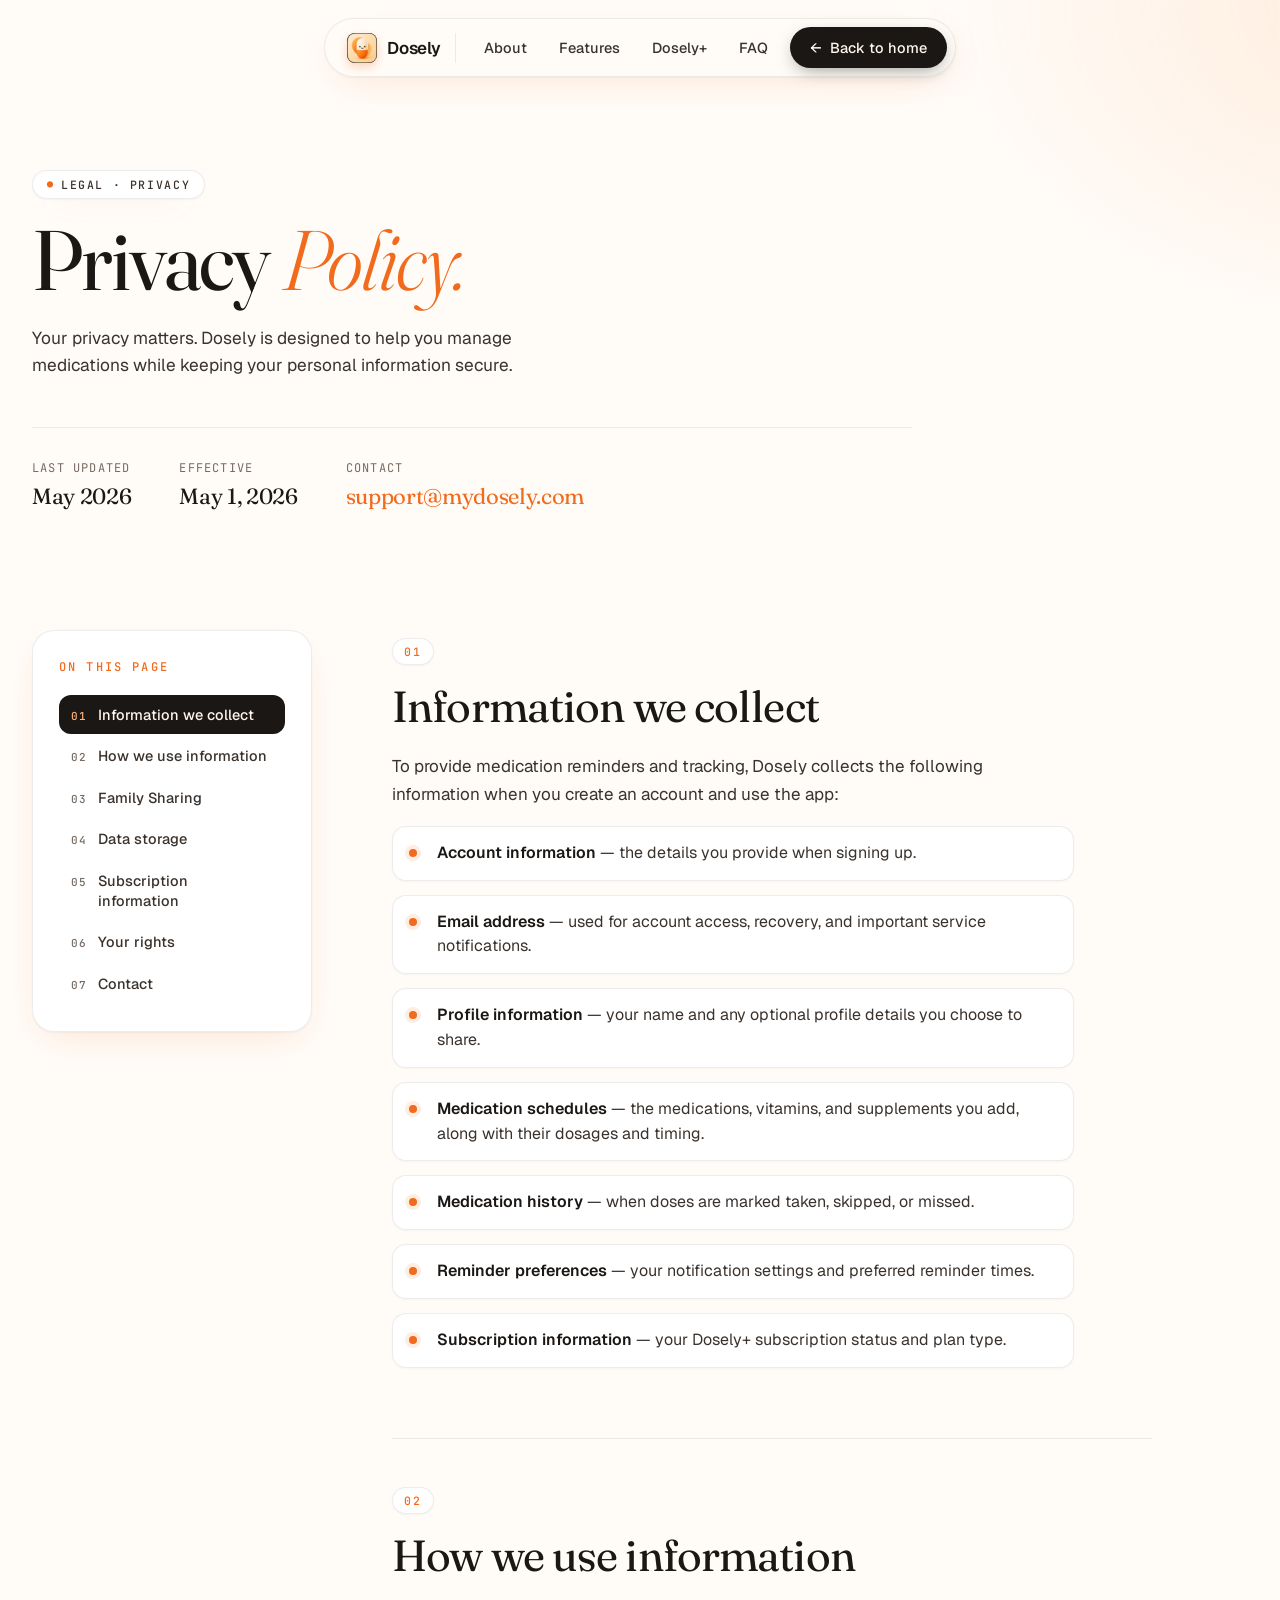
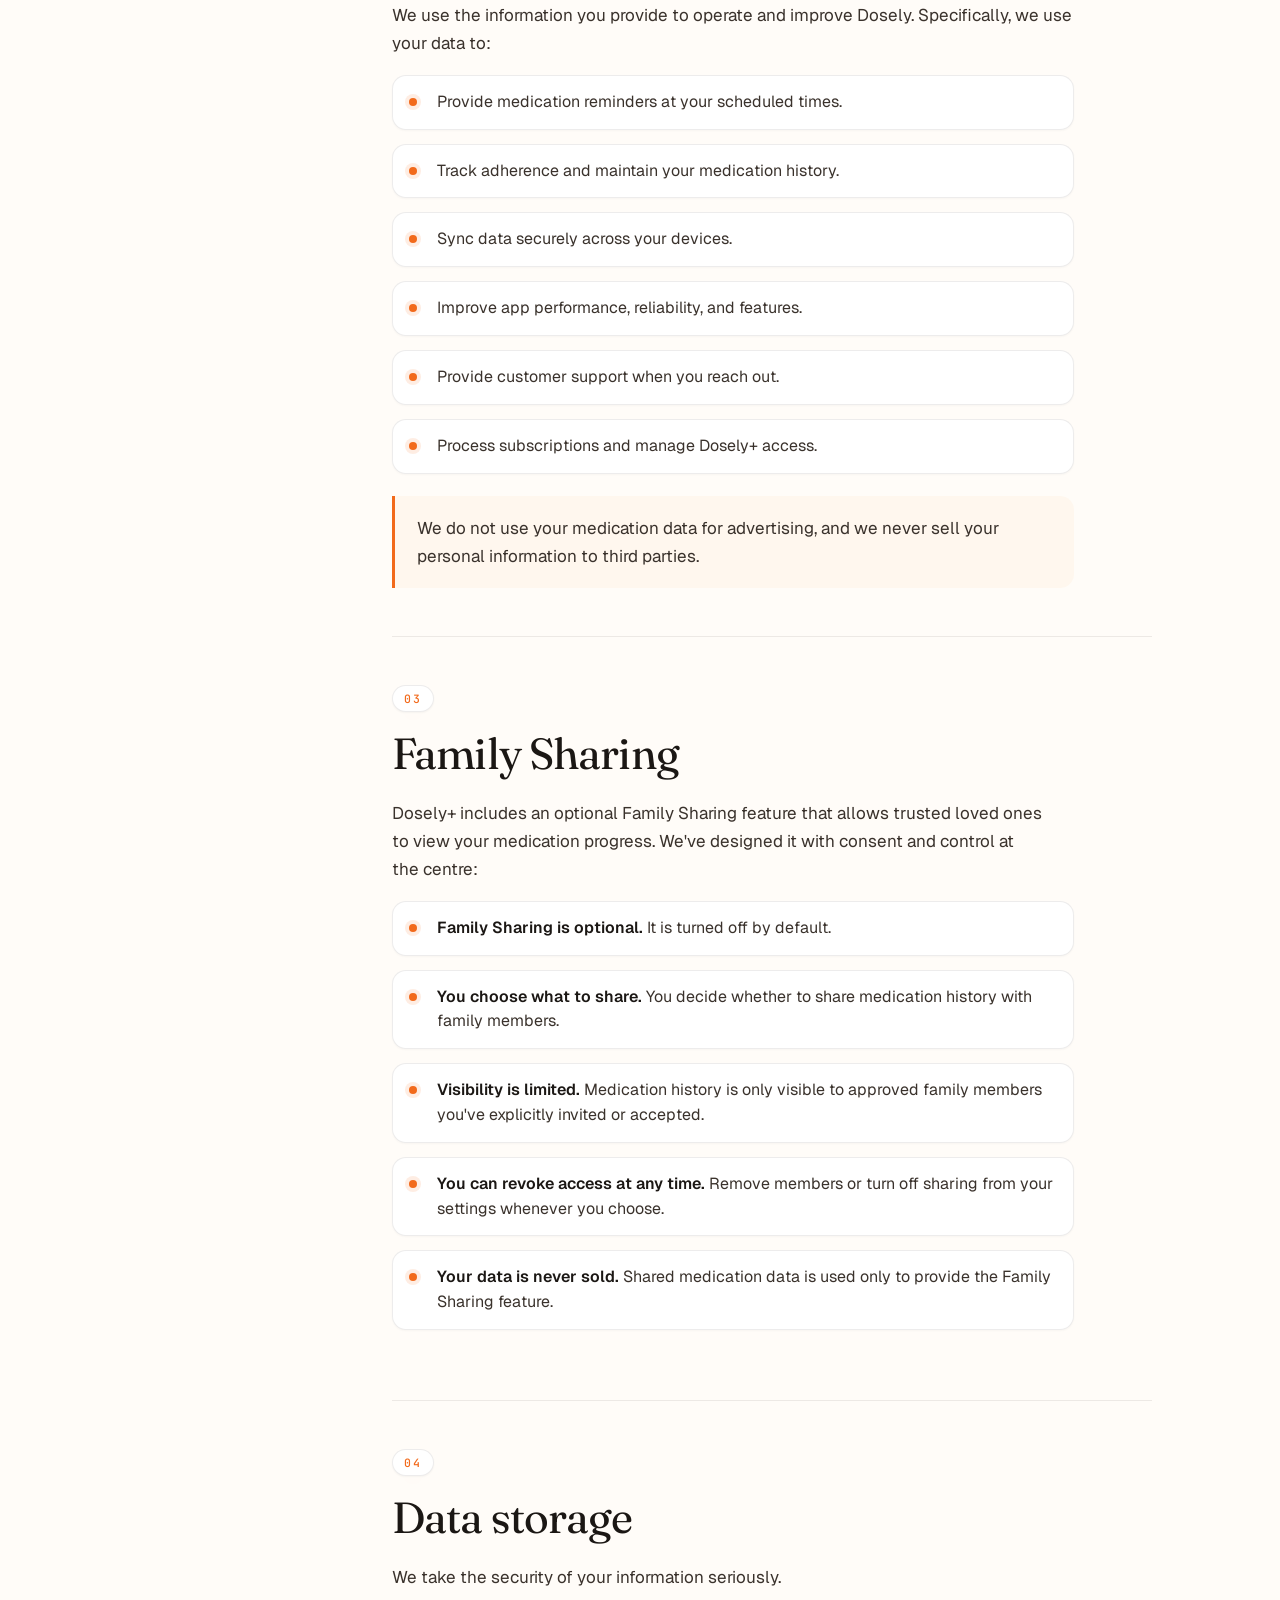
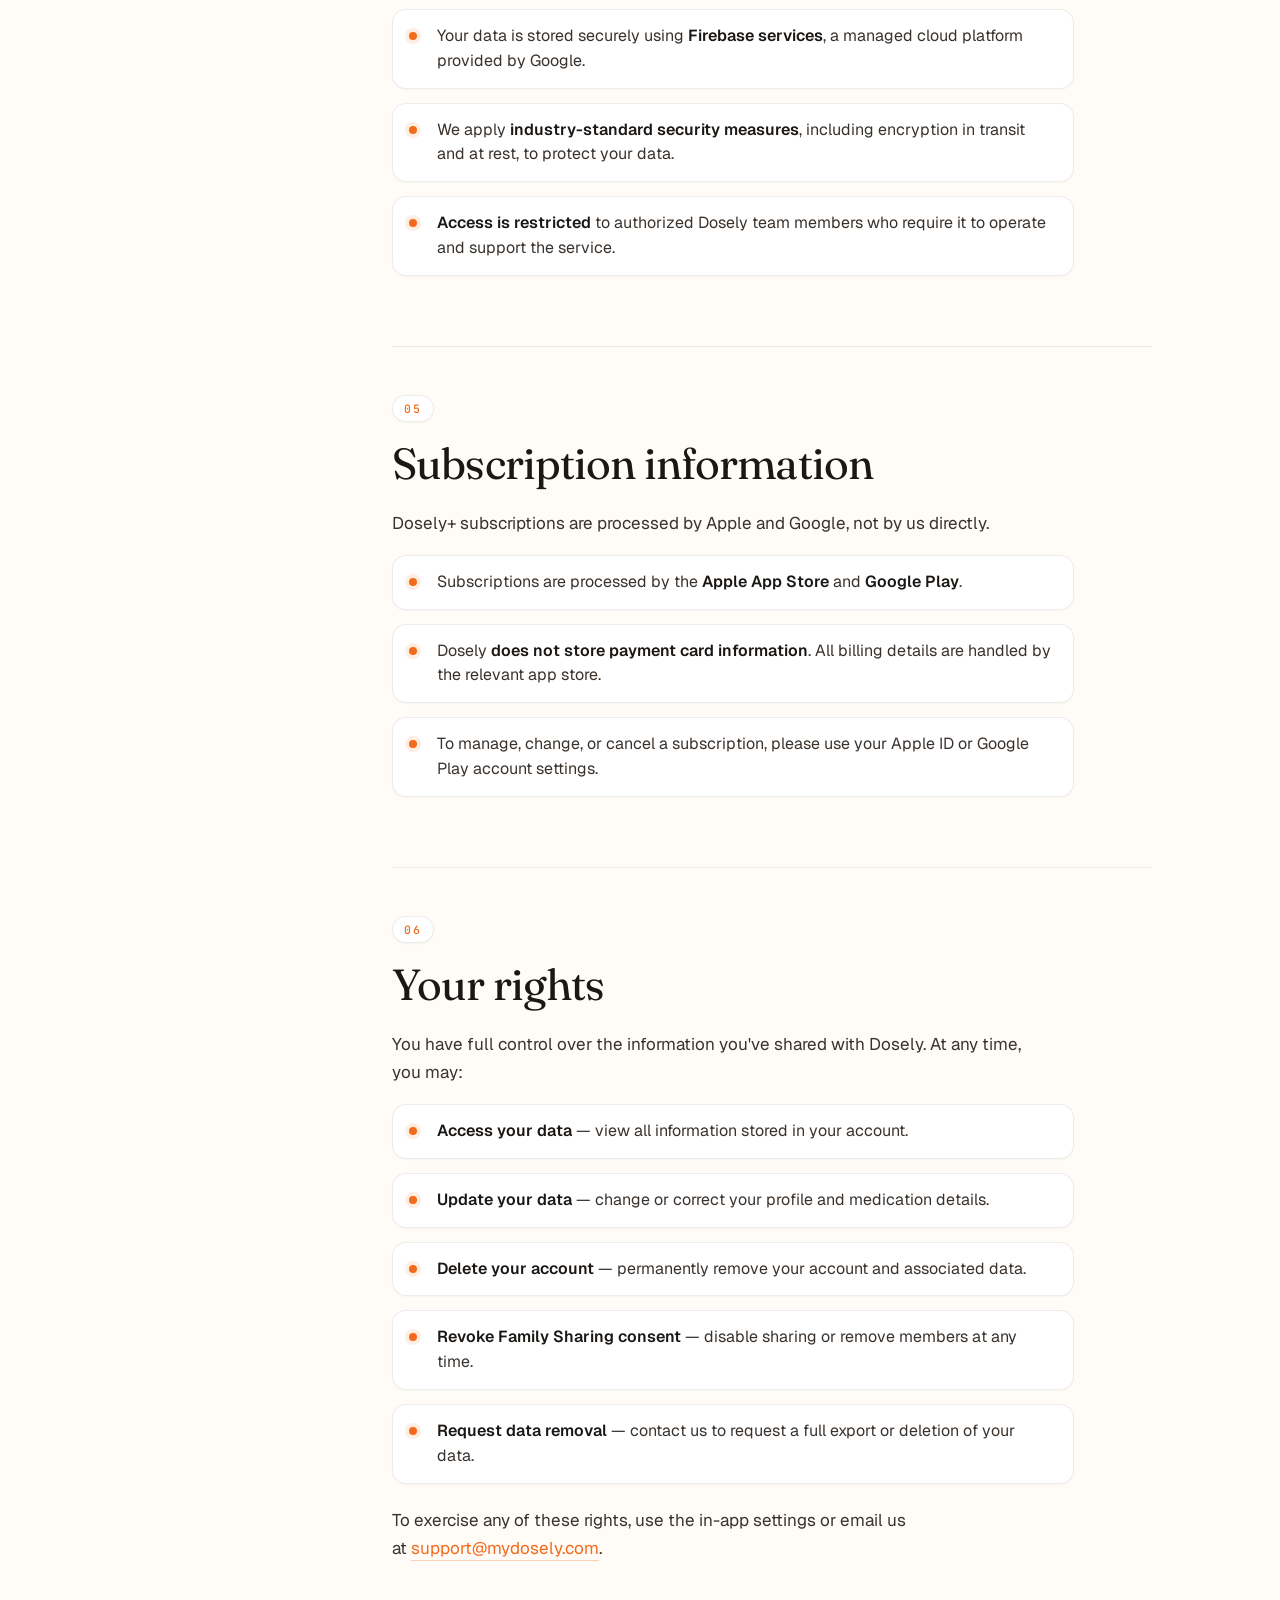
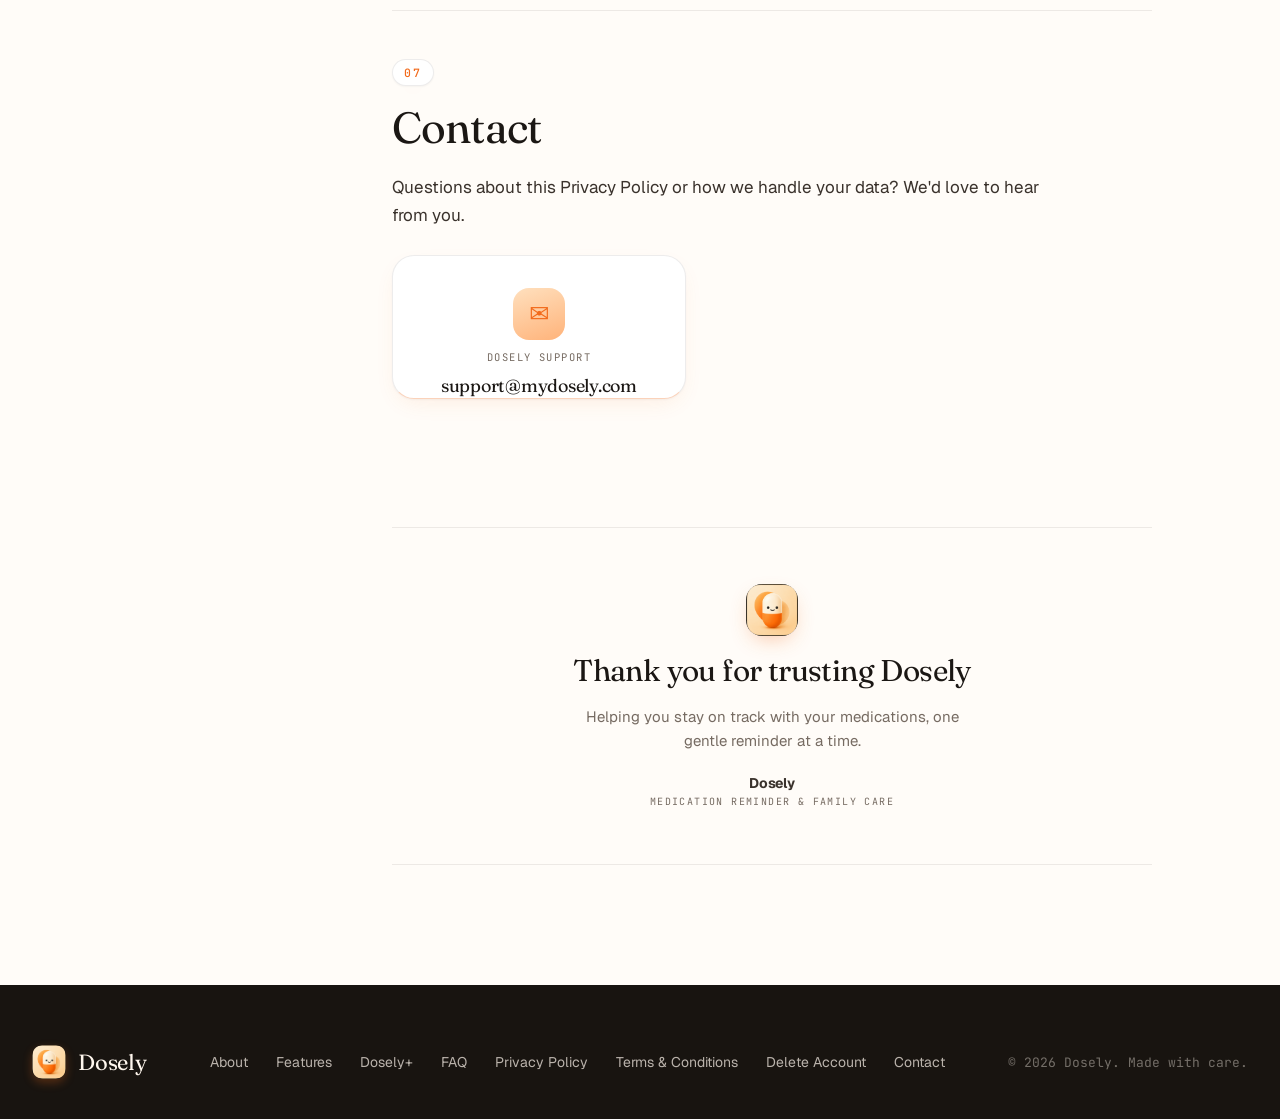
<file: privacy.html>
<!doctype html>
<html lang="en">
<head>
<meta charset="utf-8" />
<meta name="viewport" content="width=device-width,initial-scale=1" />
<title>Privacy Policy | Dosely</title>
<meta name="description" content="Dosely Privacy Policy — how we collect, use, and protect your personal information and medication data. Last updated May 2026." />
<meta name="robots" content="index,follow" />
<meta property="og:title" content="Privacy Policy | Dosely" />
<meta property="og:description" content="Your privacy matters. Learn how Dosely keeps your medication data secure." />
<meta property="og:type" content="article" />
<meta property="og:image" content="/assets/dosely-logo.png" />
<meta name="theme-color" content="#FF8A3D" />
<link rel="canonical" href="/privacy" />
<link rel="icon" type="image/png" href="/assets/dosely-logo.png" />
<link rel="apple-touch-icon" href="/assets/dosely-logo.png" />
<link rel="manifest" href="/manifest.json" />
<link rel="preconnect" href="https://fonts.googleapis.com">
<link rel="preconnect" href="https://fonts.gstatic.com" crossorigin>
<link href="https://fonts.googleapis.com/css2?family=Fraunces:opsz,wght@9..144,300;9..144,400;9..144,500;9..144,600&family=Geist:wght@300;400;500;600;700&family=JetBrains+Mono:wght@400;500&display=swap" rel="stylesheet">
<style>
/* ===================================================================
   Dosely — Legal page styles (Privacy Policy & Terms)
   Matches the main Dosely Website design system
   =================================================================== */

:root{
  --orange:#FF8A3D;
  --orange-deep:#F26A1B;
  --orange-soft:#FFB37A;
  --cream:#FFF7EE;
  --cream-2:#FBF1E4;
  --bg:#FFFCF8;
  --warm-gray:#F6F1EA;
  --ink:#1B1714;
  --ink-2:#3A322C;
  --muted:#766B62;
  --line:rgba(27,23,20,0.08);
  --line-2:rgba(27,23,20,0.12);
  --shadow-soft: 0 1px 2px rgba(27,23,20,.04), 0 12px 40px -12px rgba(242,106,27,.18);
  --shadow-card: 0 1px 2px rgba(27,23,20,.04), 0 24px 60px -20px rgba(27,23,20,.18);
  --r-sm:14px; --r-md:22px; --r-lg:32px; --r-xl:44px;
}

*{box-sizing:border-box}
html{scroll-behavior:smooth;scroll-padding-top:120px}
html,body{margin:0;padding:0;background:var(--bg);color:var(--ink);font-family:'Geist',-apple-system,BlinkMacSystemFont,'SF Pro Text',Inter,system-ui,sans-serif;-webkit-font-smoothing:antialiased;text-rendering:optimizeLegibility;}
body{overflow-x:hidden;background:
  radial-gradient(900px 600px at -10% -10%, rgba(255,209,154,0.35), transparent 70%),
  radial-gradient(700px 500px at 110% 0%, rgba(255,179,122,0.22), transparent 70%),
  var(--bg);
}
img{max-width:100%;display:block}
a{color:inherit;text-decoration:none}
button{font-family:inherit;cursor:pointer;border:0;background:none;color:inherit}

/* ---------- Type ---------- */
.eyebrow{font-family:'JetBrains Mono',ui-monospace,monospace;font-size:12px;letter-spacing:0.18em;text-transform:uppercase;color:var(--orange-deep);font-weight:500;}
.display{font-family:'Fraunces',serif;font-weight:400;letter-spacing:-0.025em;line-height:1.02;font-size:clamp(44px,6.6vw,92px);color:var(--ink);text-wrap:balance;margin:18px 0 22px}
.display em{font-style:italic;font-weight:300;color:var(--orange-deep);}
.lead{font-size:clamp(17px,1.35vw,21px);color:var(--ink-2);line-height:1.55;font-weight:400;max-width:46ch;text-wrap:pretty;margin:0}

/* ---------- Layout ---------- */
.wrap{max-width:1280px;margin:0 auto;padding:0 32px}

/* ---------- Nav (matches main site) ---------- */
.nav{position:fixed;top:18px;left:0;right:0;z-index:50;display:flex;justify-content:center;pointer-events:none}
.nav-inner{pointer-events:auto;display:flex;align-items:center;gap:8px;padding:8px 8px 8px 22px;background:rgba(255,252,248,.78);backdrop-filter:blur(20px) saturate(1.3);-webkit-backdrop-filter:blur(20px) saturate(1.3);border:1px solid var(--line);border-radius:999px;box-shadow:var(--shadow-soft);}
.brand{display:flex;align-items:center;gap:10px;font-weight:600;font-size:17px;letter-spacing:-0.01em;padding-right:14px;border-right:1px solid var(--line);margin-right:6px}
.brand-mark{width:30px;height:30px;border-radius:8px;background-image:url('assets/dosely-logo.png');background-size:cover;background-position:center;box-shadow:0 4px 10px rgba(242,106,27,.28)}
.nav-links{display:flex;gap:4px}
.nav-links a{padding:8px 14px;font-size:14.5px;color:var(--ink-2);border-radius:999px;transition:.2s;font-weight:500}
.nav-links a:hover{background:var(--cream)}
.btn{display:inline-flex;align-items:center;gap:8px;padding:11px 20px;border-radius:999px;font-weight:500;font-size:14.5px;transition:.25s ease;white-space:nowrap}
.btn-pri{background:var(--ink);color:#FFF7EE;box-shadow:0 6px 18px -6px rgba(27,23,20,.5)}
.btn-pri:hover{transform:translateY(-1px);box-shadow:0 10px 22px -6px rgba(27,23,20,.55)}
.back-arrow{display:inline-block;transition:transform .25s ease}
.btn-pri:hover .back-arrow{transform:translateX(-3px)}
@media (max-width:780px){.nav-links{display:none}}

/* ---------- Legal hero ---------- */
.legal-hero{padding:170px 0 80px;position:relative;overflow:hidden}
.legal-hero-inner{max-width:880px}
.legal-hero .eyebrow{display:inline-block;padding:6px 14px;background:#fff;border:1px solid var(--line);border-radius:999px;box-shadow:var(--shadow-soft);font-size:11.5px;letter-spacing:0.14em;color:var(--ink-2)}
.legal-hero .eyebrow::before{content:"●";color:var(--orange-deep);margin-right:8px;font-size:10px;letter-spacing:0;vertical-align:1px}
.legal-meta{display:flex;gap:48px;margin-top:48px;padding-top:32px;border-top:1px solid var(--line);flex-wrap:wrap}
.legal-meta > div{display:flex;flex-direction:column;gap:6px}
.legal-meta .k{font-size:12px;color:var(--muted);font-family:'JetBrains Mono',monospace;letter-spacing:0.1em;text-transform:uppercase}
.legal-meta .v{font-family:'Fraunces',serif;font-size:22px;letter-spacing:-0.015em;color:var(--ink);font-weight:400}
.legal-meta .v a{color:var(--orange-deep);transition:.2s}
.legal-meta .v a:hover{color:var(--ink)}
@media(max-width:680px){
  .legal-hero{padding:140px 0 60px}
  .legal-meta{gap:28px;margin-top:36px}
  .legal-meta .v{font-size:18px}
}

/* ---------- Body grid (TOC + content) ---------- */
.legal-body{padding:40px 0 120px}
.legal-grid{display:grid;grid-template-columns:280px minmax(0,1fr);gap:80px;align-items:start}

/* ---------- Table of contents ---------- */
.toc{position:sticky;top:120px;align-self:start}
.toc-inner{padding:28px 26px;background:#fff;border:1px solid var(--line);border-radius:var(--r-md);box-shadow:var(--shadow-soft)}
.toc .eyebrow{display:block;margin-bottom:20px;color:var(--orange-deep)}
.toc-list{list-style:none;margin:0;padding:0;display:flex;flex-direction:column;gap:2px}
.toc-list li{margin:0}
.toc-list a{display:flex;align-items:baseline;gap:12px;padding:10px 12px;border-radius:12px;font-size:14.5px;color:var(--ink-2);line-height:1.35;transition:.22s ease;font-weight:500}
.toc-list a span{font-family:'JetBrains Mono',monospace;font-size:11px;color:var(--muted);letter-spacing:0.06em;flex:none}
.toc-list a:hover{background:var(--cream);color:var(--ink)}
.toc-list a:hover span{color:var(--orange-deep)}
.toc-list a.active{background:var(--ink);color:#FFF7EE}
.toc-list a.active span{color:var(--orange-soft)}

@media(max-width:980px){
  .legal-grid{grid-template-columns:1fr;gap:32px}
  .toc{position:static}
  .toc-inner{padding:22px 22px}
  .toc-list{display:grid;grid-template-columns:1fr 1fr;gap:2px}
}
@media(max-width:560px){
  .toc-list{grid-template-columns:1fr}
}

/* ---------- Legal content ---------- */
.legal-content{max-width:760px}
.legal-section{position:relative;padding:48px 0;border-top:1px solid var(--line)}
.legal-section:first-child{border-top:0;padding-top:8px}
.sec-num{display:inline-block;font-family:'JetBrains Mono',monospace;font-size:11.5px;letter-spacing:0.18em;text-transform:uppercase;color:var(--orange-deep);font-weight:500;padding:5px 11px;background:#fff;border:1px solid var(--line);border-radius:999px;margin-bottom:18px;box-shadow:var(--shadow-soft)}
.legal-section h2{font-family:'Fraunces',serif;font-weight:400;letter-spacing:-0.02em;line-height:1.08;font-size:clamp(30px,3.4vw,44px);color:var(--ink);margin:0 0 22px;text-wrap:balance}
.legal-section h3{font-family:'Fraunces',serif;font-weight:400;font-size:22px;letter-spacing:-0.014em;color:var(--ink);margin:0 0 8px}
.legal-section p{font-size:17px;color:var(--ink-2);line-height:1.65;margin:0 0 18px;max-width:62ch;text-wrap:pretty}
.legal-section p:last-child{margin-bottom:0}
.legal-section a{color:var(--orange-deep);border-bottom:1px solid rgba(242,106,27,.3);transition:.2s;padding-bottom:1px}
.legal-section a:hover{color:var(--ink);border-bottom-color:var(--ink)}

.legal-list{list-style:none;margin:0 0 22px;padding:0;display:flex;flex-direction:column;gap:14px;max-width:62ch}
.legal-list li{position:relative;padding:14px 18px 14px 44px;background:#fff;border:1px solid var(--line);border-radius:var(--r-sm);font-size:16px;color:var(--ink-2);line-height:1.55;box-shadow:0 1px 2px rgba(27,23,20,.03)}
.legal-list li::before{content:"";position:absolute;left:16px;top:22px;width:8px;height:8px;border-radius:99px;background:var(--orange-deep);box-shadow:0 0 0 4px rgba(242,106,27,.12)}
.legal-list li b{color:var(--ink);font-weight:600}

.legal-note{padding:18px 22px;background:var(--cream);border-left:3px solid var(--orange-deep);border-radius:0 var(--r-sm) var(--r-sm) 0;font-size:15.5px;color:var(--ink-2);line-height:1.6;margin:8px 0 0;max-width:62ch}

/* Callout banner used for medical disclaimer */
.callout{display:block;padding:28px 28px;background:linear-gradient(180deg, #fff, var(--cream));border:1px solid rgba(242,106,27,.22);border-left:4px solid var(--orange-deep);border-radius:var(--r-md);box-shadow:var(--shadow-soft);margin:0 0 30px;max-width:62ch}
.callout-label{display:inline-block;font-family:'JetBrains Mono',monospace;font-size:10.5px;letter-spacing:0.18em;text-transform:uppercase;color:var(--orange-deep);font-weight:500;padding:4px 10px;background:#fff;border:1px solid rgba(242,106,27,.2);border-radius:999px;margin-bottom:14px}
.callout h3{margin:0 0 8px !important}
.callout p{margin:0 !important;font-size:15.5px}

/* Contact card */
.contact-card{display:inline-flex;flex-direction:column;align-items:center;gap:10px;padding:32px 48px;background:#fff;border:1px solid var(--line);border-radius:var(--r-md);box-shadow:0 1px 2px rgba(27,23,20,.04),0 8px 24px -8px rgba(242,106,27,.12);transition:.3s cubic-bezier(.2,.7,.2,1);text-align:center;margin-top:8px}
.contact-card:hover{transform:translateY(-3px);box-shadow:0 24px 40px -22px rgba(242,106,27,.4);border-color:rgba(242,106,27,.3)}
.contact-icon{width:52px;height:52px;border-radius:16px;background:linear-gradient(160deg,#FFE0BE,var(--orange-soft));color:var(--orange-deep);display:grid;place-items:center;font-size:24px;flex:none}
.contact-label{font-family:'JetBrains Mono',monospace;font-size:10.5px;letter-spacing:.14em;text-transform:uppercase;color:var(--muted)}
.contact-email{font-family:'Fraunces',serif;font-size:18px;color:var(--ink);letter-spacing:-.014em;font-weight:400}

/* Closing section */
.legal-end{margin-top:80px;padding:56px 0;border-top:1px solid var(--line);border-bottom:1px solid var(--line);display:flex;flex-direction:column;align-items:center;text-align:center;gap:16px}
.end-mark{width:52px;height:52px;border-radius:16px;background-image:url('assets/dosely-logo.png');background-size:cover;background-position:center;box-shadow:0 8px 22px -8px rgba(242,106,27,.45);flex:none}
.legal-end-title{font-family:'Fraunces',serif;font-size:clamp(22px,3vw,30px);font-weight:400;color:var(--ink);letter-spacing:-.02em;margin:0}
.legal-end-sub{font-size:15px;color:var(--muted);line-height:1.65;max-width:38ch;margin:0}
.legal-end-identity{display:flex;flex-direction:column;align-items:center;gap:3px;margin-top:4px}
.legal-end-brand{font-weight:700;font-size:14px;letter-spacing:-.01em;color:var(--ink-2)}
.legal-end-tagline{font-family:'JetBrains Mono',monospace;font-size:10px;letter-spacing:.14em;text-transform:uppercase;color:var(--muted)}

@media(max-width:680px){
  .legal-section{padding:36px 0}
  .legal-section p{font-size:16px}
  .legal-list li{padding:12px 14px 12px 38px;font-size:15px}
  .legal-list li::before{left:14px;top:19px}
  .contact-card{padding:24px 32px}
}

/* ---------- Footer (matches main site) ---------- */
footer{padding:60px 0 40px;background:#181410;color:rgba(255,247,238,.7)}
.foot-inner{display:flex;justify-content:space-between;align-items:center;gap:24px;flex-wrap:wrap}
.foot-brand{display:flex;align-items:center;gap:12px;font-family:'Fraunces',serif;font-size:22px;color:#FFF7EE;font-weight:400;letter-spacing:-0.01em}
.foot-brand .brand-mark{width:34px;height:34px;border-radius:10px}
.foot-links{display:flex;gap:28px;font-size:14px;flex-wrap:wrap}
.foot-links a{color:rgba(255,247,238,.7);transition:.2s}
.foot-links a:hover{color:var(--orange-soft)}
.foot-c{font-size:13px;font-family:'JetBrains Mono',monospace;color:rgba(255,247,238,.4)}
@media(max-width:680px){
  .foot-inner{flex-direction:column;align-items:flex-start;gap:20px}
  .foot-links{gap:18px 22px}
}

/* ---------- Reveal animation ---------- */
.reveal{opacity:0;transform:translateY(20px);transition:opacity .8s cubic-bezier(.2,.7,.2,1), transform .8s cubic-bezier(.2,.7,.2,1)}
.reveal.in{opacity:1;transform:translateY(0)}

/* ---------- Print ---------- */
@media print{
  .nav, .toc, footer{display:none}
  body{background:#fff}
  .legal-grid{grid-template-columns:1fr;gap:0}
  .legal-hero{padding:0 0 32px}
  .legal-section{break-inside:avoid;padding:24px 0}
  .legal-list li, .contact-card, .toc-inner, .callout{box-shadow:none}
}

</style>
</head>
<body>

<!-- NAV -->
<nav class="nav">
  <div class="nav-inner">
    <a href="index.html" class="brand"><span class="brand-mark"></span> Dosely</a>
    <div class="nav-links">
      <a href="index.html#benefits">About</a>
      <a href="index.html#features">Features</a>
      <a href="index.html#premium">Dosely+</a>
      <a href="index.html#faq">FAQ</a>
    </div>
    <a href="index.html" class="btn btn-pri">
      <span class="back-arrow" aria-hidden="true">←</span> Back to home
    </a>
  </div>
</nav>

<!-- HEADER -->
<header class="legal-hero">
  <div class="wrap">
    <div class="legal-hero-inner reveal">
      <span class="eyebrow">Legal · Privacy</span>
      <h1 class="display">Privacy <em>Policy.</em></h1>
      <p class="lead">Your privacy matters. Dosely is designed to help you manage medications while keeping your personal information secure.</p>
      <div class="legal-meta">
        <div>
          <span class="k">Last updated</span>
          <span class="v">May 2026</span>
        </div>
        <div>
          <span class="k">Effective</span>
          <span class="v">May 1, 2026</span>
        </div>
        <div>
          <span class="k">Contact</span>
          <span class="v"><a href="mailto:support@mydosely.com">support@mydosely.com</a></span>
        </div>
      </div>
    </div>
  </div>
</header>

<!-- BODY -->
<section class="legal-body">
  <div class="wrap legal-grid">

    <!-- Sticky table of contents -->
    <aside class="toc">
      <div class="toc-inner">
        <span class="eyebrow">On this page</span>
        <ol class="toc-list">
          <li><a href="#information-we-collect"><span>01</span> Information we collect</a></li>
          <li><a href="#how-we-use-information"><span>02</span> How we use information</a></li>
          <li><a href="#family-sharing"><span>03</span> Family Sharing</a></li>
          <li><a href="#data-storage"><span>04</span> Data storage</a></li>
          <li><a href="#subscription-information"><span>05</span> Subscription information</a></li>
          <li><a href="#your-rights"><span>06</span> Your rights</a></li>
          <li><a href="#contact"><span>07</span> Contact</a></li>
        </ol>
      </div>
    </aside>

    <!-- Main content -->
    <article class="legal-content">

      <section class="legal-section reveal" id="information-we-collect">
        <span class="sec-num">01</span>
        <h2>Information we collect</h2>
        <p>To provide medication reminders and tracking, Dosely collects the following information when you create an account and use the app:</p>
        <ul class="legal-list">
          <li><b>Account information</b> — the details you provide when signing up.</li>
          <li><b>Email address</b> — used for account access, recovery, and important service notifications.</li>
          <li><b>Profile information</b> — your name and any optional profile details you choose to share.</li>
          <li><b>Medication schedules</b> — the medications, vitamins, and supplements you add, along with their dosages and timing.</li>
          <li><b>Medication history</b> — when doses are marked taken, skipped, or missed.</li>
          <li><b>Reminder preferences</b> — your notification settings and preferred reminder times.</li>
          <li><b>Subscription information</b> — your Dosely+ subscription status and plan type.</li>
        </ul>
      </section>

      <section class="legal-section reveal" id="how-we-use-information">
        <span class="sec-num">02</span>
        <h2>How we use information</h2>
        <p>We use the information you provide to operate and improve Dosely. Specifically, we use your data to:</p>
        <ul class="legal-list">
          <li>Provide medication reminders at your scheduled times.</li>
          <li>Track adherence and maintain your medication history.</li>
          <li>Sync data securely across your devices.</li>
          <li>Improve app performance, reliability, and features.</li>
          <li>Provide customer support when you reach out.</li>
          <li>Process subscriptions and manage Dosely+ access.</li>
        </ul>
        <p class="legal-note">We do not use your medication data for advertising, and we never sell your personal information to third parties.</p>
      </section>

      <section class="legal-section reveal" id="family-sharing">
        <span class="sec-num">03</span>
        <h2>Family Sharing</h2>
        <p>Dosely+ includes an optional Family Sharing feature that allows trusted loved ones to view your medication progress. We've designed it with consent and control at the centre:</p>
        <ul class="legal-list">
          <li><b>Family Sharing is optional.</b> It is turned off by default.</li>
          <li><b>You choose what to share.</b> You decide whether to share medication history with family members.</li>
          <li><b>Visibility is limited.</b> Medication history is only visible to approved family members you've explicitly invited or accepted.</li>
          <li><b>You can revoke access at any time.</b> Remove members or turn off sharing from your settings whenever you choose.</li>
          <li><b>Your data is never sold.</b> Shared medication data is used only to provide the Family Sharing feature.</li>
        </ul>
      </section>

      <section class="legal-section reveal" id="data-storage">
        <span class="sec-num">04</span>
        <h2>Data storage</h2>
        <p>We take the security of your information seriously.</p>
        <ul class="legal-list">
          <li>Your data is stored securely using <b>Firebase services</b>, a managed cloud platform provided by Google.</li>
          <li>We apply <b>industry-standard security measures</b>, including encryption in transit and at rest, to protect your data.</li>
          <li><b>Access is restricted</b> to authorized Dosely team members who require it to operate and support the service.</li>
        </ul>
      </section>

      <section class="legal-section reveal" id="subscription-information">
        <span class="sec-num">05</span>
        <h2>Subscription information</h2>
        <p>Dosely+ subscriptions are processed by Apple and Google, not by us directly.</p>
        <ul class="legal-list">
          <li>Subscriptions are processed by the <b>Apple App Store</b> and <b>Google Play</b>.</li>
          <li>Dosely <b>does not store payment card information</b>. All billing details are handled by the relevant app store.</li>
          <li>To manage, change, or cancel a subscription, please use your Apple ID or Google Play account settings.</li>
        </ul>
      </section>

      <section class="legal-section reveal" id="your-rights">
        <span class="sec-num">06</span>
        <h2>Your rights</h2>
        <p>You have full control over the information you've shared with Dosely. At any time, you may:</p>
        <ul class="legal-list">
          <li><b>Access your data</b> — view all information stored in your account.</li>
          <li><b>Update your data</b> — change or correct your profile and medication details.</li>
          <li><b>Delete your account</b> — permanently remove your account and associated data.</li>
          <li><b>Revoke Family Sharing consent</b> — disable sharing or remove members at any time.</li>
          <li><b>Request data removal</b> — contact us to request a full export or deletion of your data.</li>
        </ul>
        <p>To exercise any of these rights, use the in-app settings or email us at <a href="mailto:support@mydosely.com">support@mydosely.com</a>.</p>
      </section>

      <section class="legal-section reveal" id="contact">
        <span class="sec-num">07</span>
        <h2>Contact</h2>
        <p>Questions about this Privacy Policy or how we handle your data? We'd love to hear from you.</p>
        <a class="contact-card" href="mailto:support@mydosely.com">
          <div class="contact-icon" aria-hidden="true">✉</div>
          <span class="contact-label">Dosely Support</span>
          <span class="contact-email">support@mydosely.com</span>
        </a>
      </section>

      <div class="legal-end reveal">
        <span class="end-mark" role="img" aria-label="Dosely logo"></span>
        <p class="legal-end-title">Thank you for trusting Dosely</p>
        <p class="legal-end-sub">Helping you stay on track with your medications, one gentle reminder at a time.</p>
        <div class="legal-end-identity">
          <span class="legal-end-brand">Dosely</span>
          <span class="legal-end-tagline">Medication Reminder &amp; Family Care</span>
        </div>
      </div>

    </article>
  </div>
</section>

<!-- FOOTER -->
<footer>
  <div class="wrap foot-inner">
    <a href="index.html" class="foot-brand"><span class="brand-mark"></span> Dosely</a>
    <div class="foot-links">
      <a href="index.html#benefits">About</a>
      <a href="index.html#features">Features</a>
      <a href="index.html#premium">Dosely+</a>
      <a href="index.html#faq">FAQ</a>
      <a href="privacy.html">Privacy Policy</a>
      <a href="terms.html">Terms &amp; Conditions</a>
      <a href="delete-account.html">Delete Account</a>
      <a href="mailto:support@mydosely.com">Contact</a>
    </div>
    <div class="foot-c">© 2026 Dosely. Made with care.</div>
  </div>
</footer>

<script>
// Reveal on scroll
const io = new IntersectionObserver((entries) => {
  entries.forEach(e => {
    if (e.isIntersecting) {
      e.target.classList.add('in');
      io.unobserve(e.target);
    }
  });
}, { threshold: 0.12, rootMargin: '0px 0px -40px 0px' });
document.querySelectorAll('.reveal').forEach(el => io.observe(el));

// Active TOC item based on scroll position
const sections = Array.from(document.querySelectorAll('.legal-section[id]'));
const tocLinks = Array.from(document.querySelectorAll('.toc-list a'));
const linkById = new Map(tocLinks.map(a => [a.getAttribute('href').slice(1), a]));

function updateActiveToc() {
  const scrollY = window.scrollY + 160;
  let current = sections[0]?.id;
  for (const sec of sections) {
    if (sec.offsetTop <= scrollY) current = sec.id;
    else break;
  }
  tocLinks.forEach(a => a.classList.remove('active'));
  if (current && linkById.has(current)) {
    linkById.get(current).classList.add('active');
  }
}
let ticking = false;
window.addEventListener('scroll', () => {
  if (!ticking) {
    requestAnimationFrame(() => { updateActiveToc(); ticking = false; });
    ticking = true;
  }
}, { passive: true });
updateActiveToc();

// Smooth-scroll handler (also closes any hash from sticky nav offset gracefully)
document.querySelectorAll('a[href^="#"]').forEach(a => {
  a.addEventListener('click', (e) => {
    const id = a.getAttribute('href').slice(1);
    if (!id) return;
    const target = document.getElementById(id);
    if (!target) return;
    e.preventDefault();
    history.pushState(null, '', '#' + id);
    window.scrollTo({
      top: target.getBoundingClientRect().top + window.scrollY - 110,
      behavior: 'smooth'
    });
  });
});

</script>
</body>
</html>
</file>
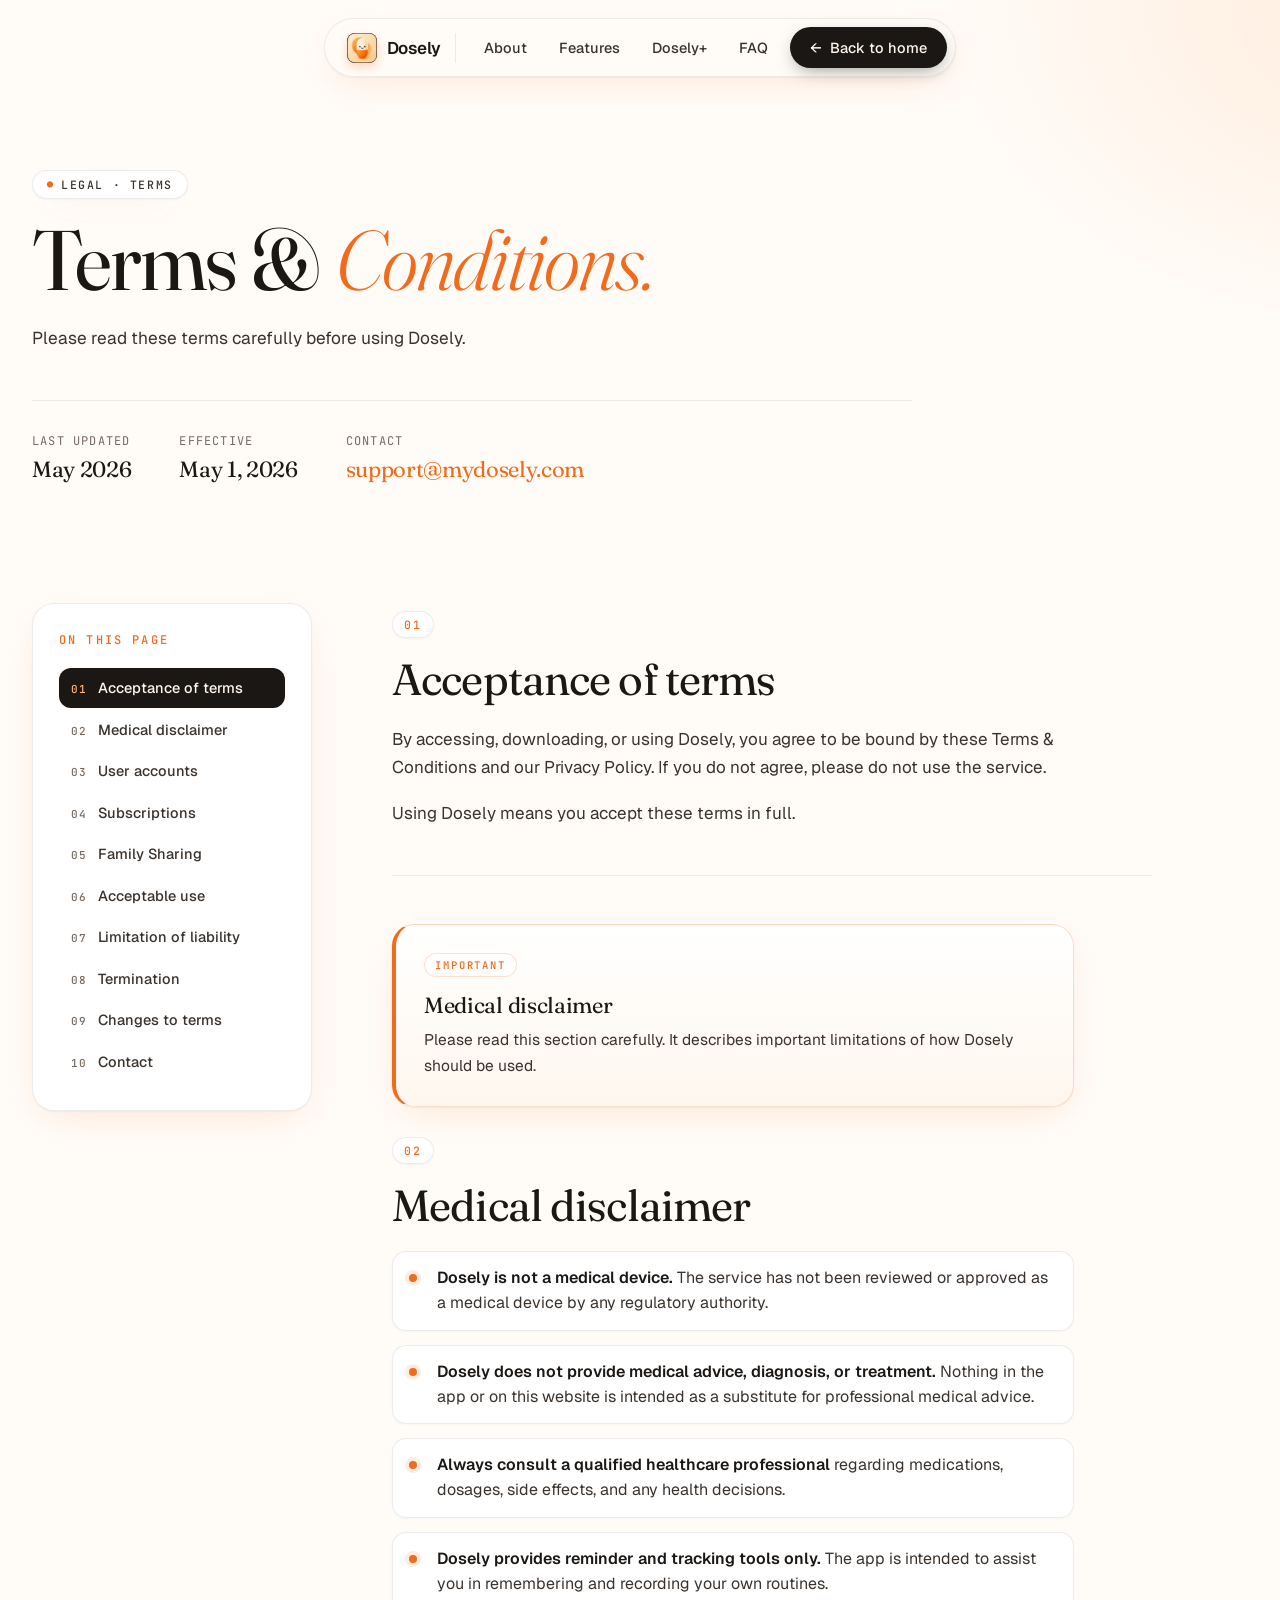
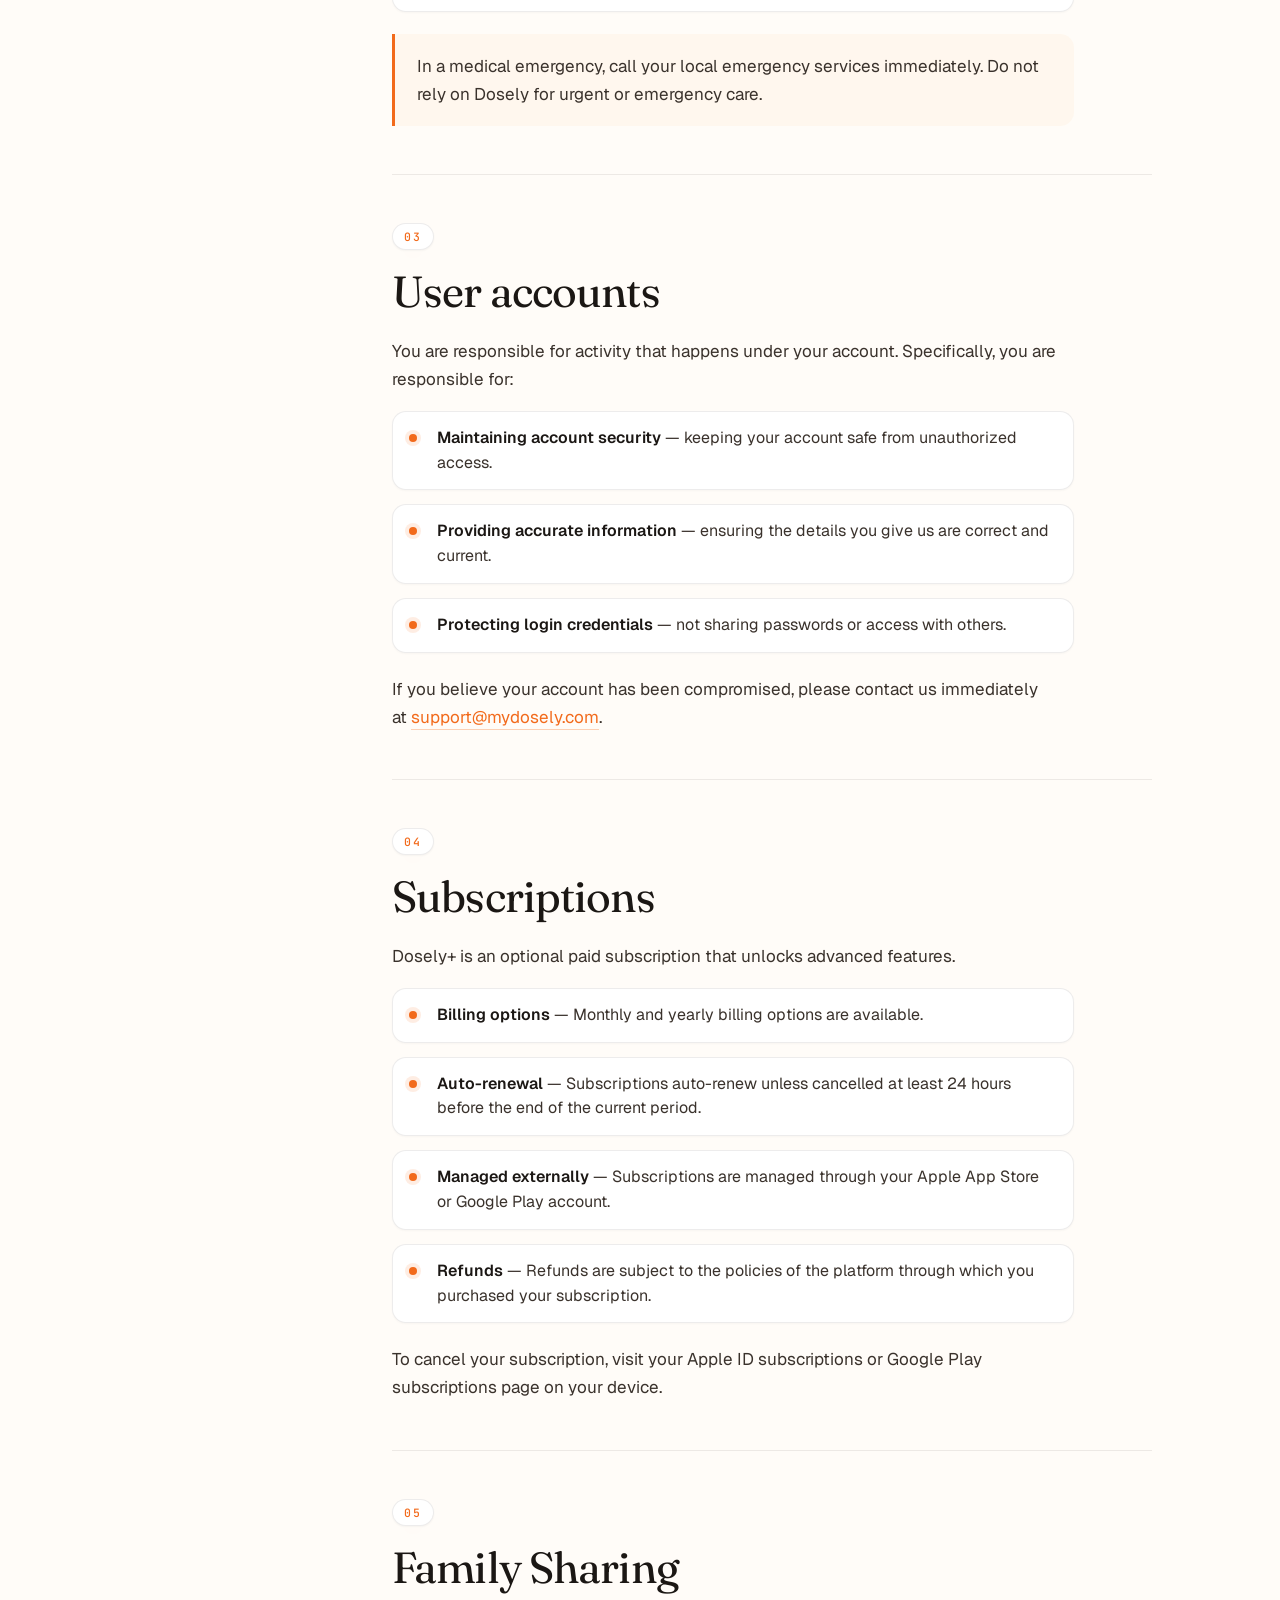
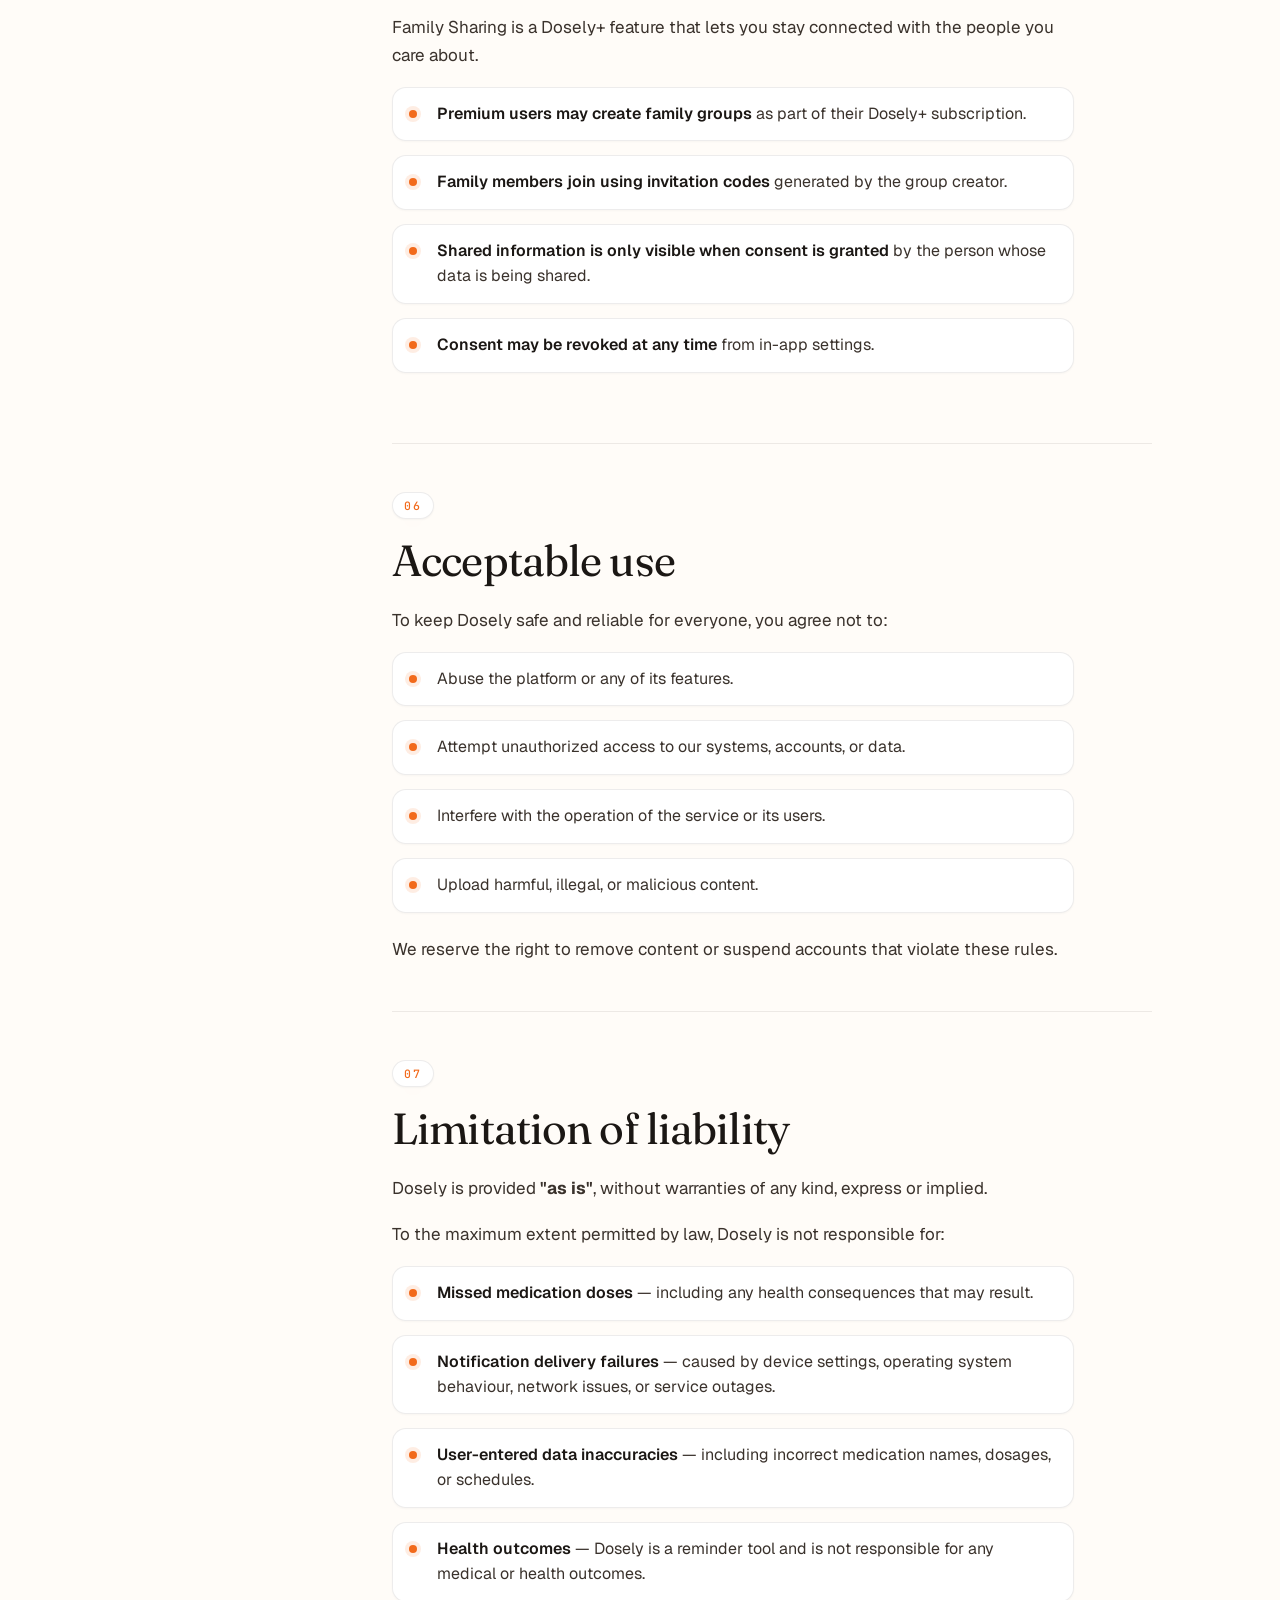
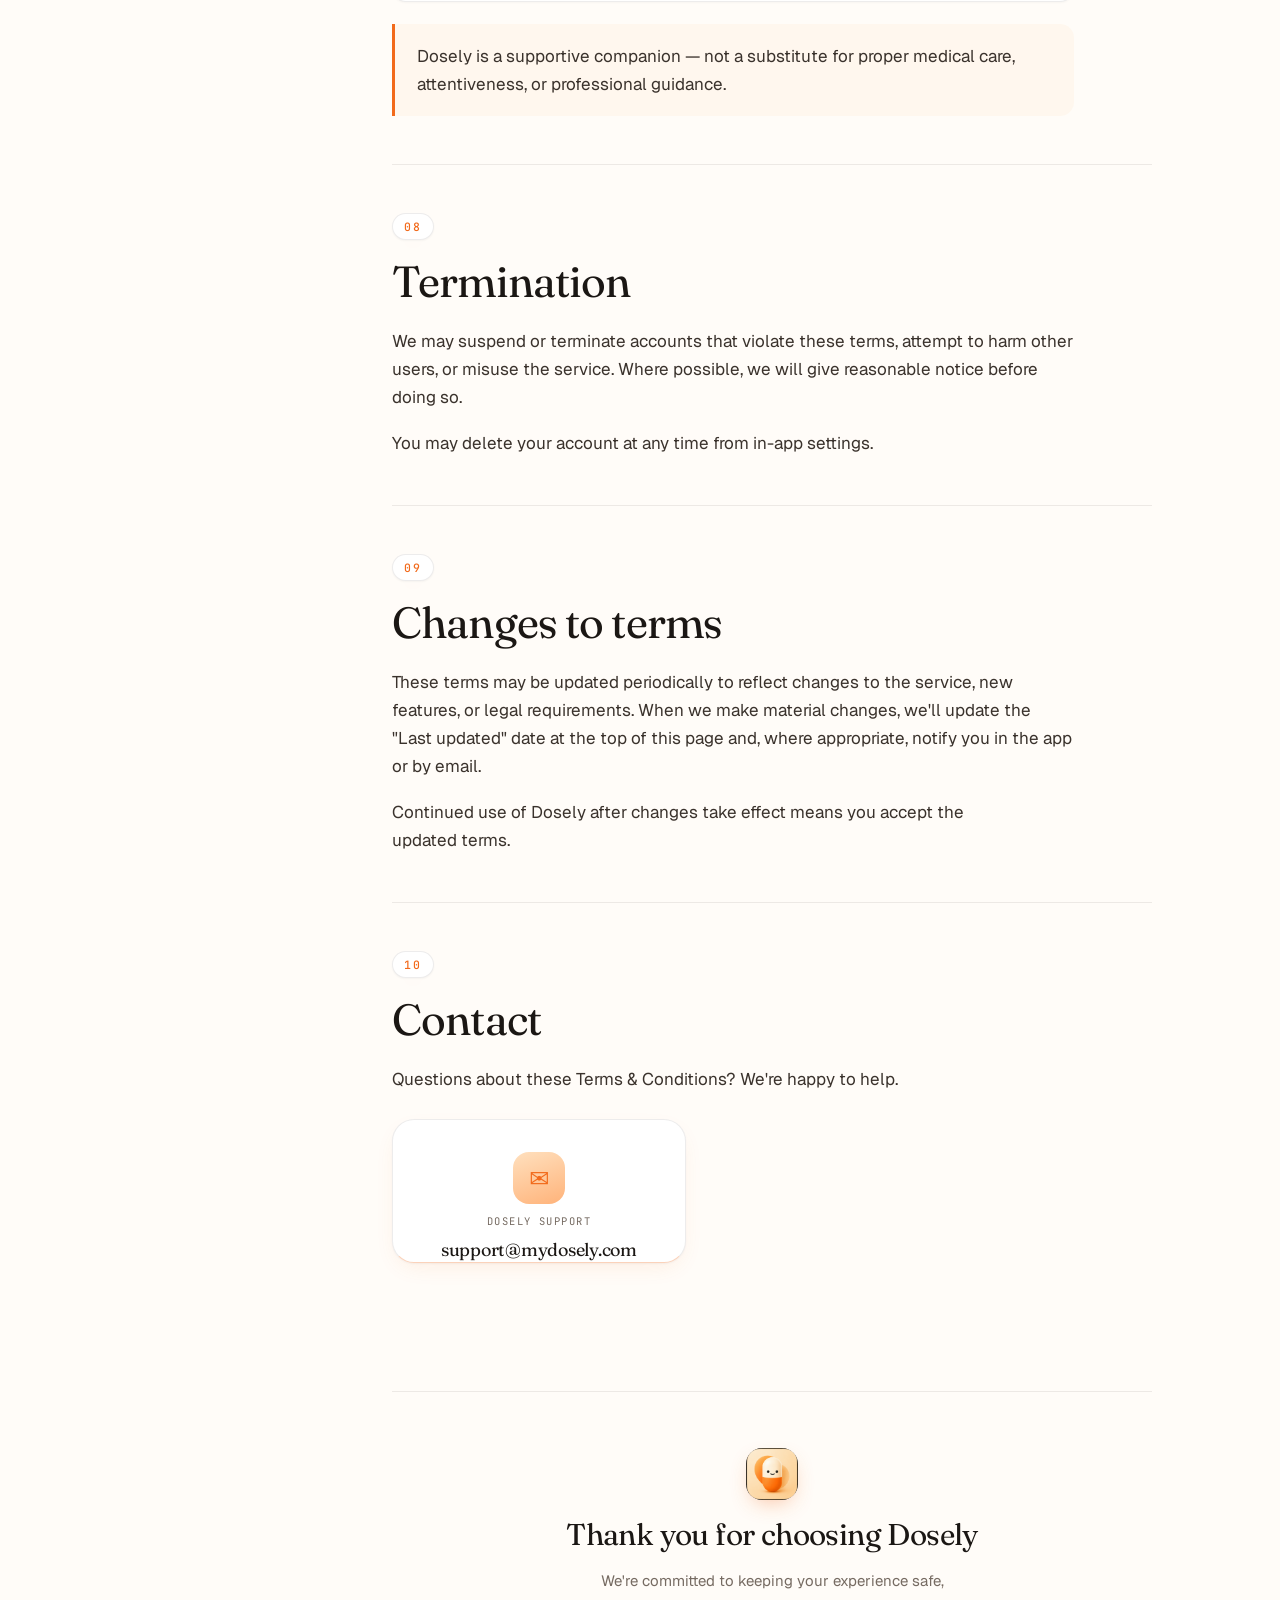
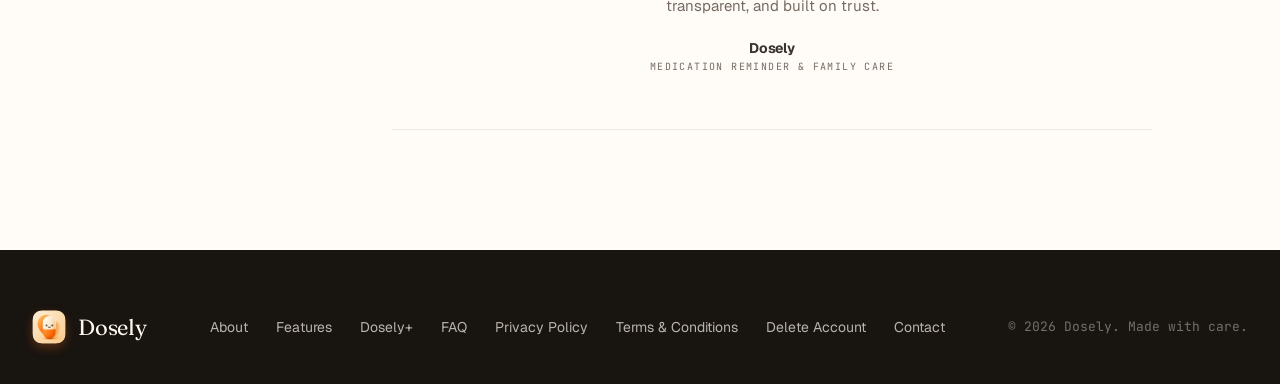
<file: terms.html>
<!doctype html>
<html lang="en">
<head>
<meta charset="utf-8" />
<meta name="viewport" content="width=device-width,initial-scale=1" />
<title>Terms &amp; Conditions | Dosely</title>
<meta name="description" content="Dosely Terms &amp; Conditions — the agreement between you and Dosely when using our medication reminder and tracking service. Last updated May 2026." />
<meta name="robots" content="index,follow" />
<meta property="og:title" content="Terms &amp; Conditions | Dosely" />
<meta property="og:description" content="Please read these terms carefully before using Dosely." />
<meta property="og:type" content="article" />
<meta property="og:image" content="/assets/dosely-logo.png" />
<meta name="theme-color" content="#FF8A3D" />
<link rel="canonical" href="/terms" />
<link rel="icon" type="image/png" href="/assets/dosely-logo.png" />
<link rel="apple-touch-icon" href="/assets/dosely-logo.png" />
<link rel="manifest" href="/manifest.json" />
<link rel="preconnect" href="https://fonts.googleapis.com">
<link rel="preconnect" href="https://fonts.gstatic.com" crossorigin>
<link href="https://fonts.googleapis.com/css2?family=Fraunces:opsz,wght@9..144,300;9..144,400;9..144,500;9..144,600&family=Geist:wght@300;400;500;600;700&family=JetBrains+Mono:wght@400;500&display=swap" rel="stylesheet">
<style>
/* ===================================================================
   Dosely — Legal page styles (Privacy Policy & Terms)
   Matches the main Dosely Website design system
   =================================================================== */

:root{
  --orange:#FF8A3D;
  --orange-deep:#F26A1B;
  --orange-soft:#FFB37A;
  --cream:#FFF7EE;
  --cream-2:#FBF1E4;
  --bg:#FFFCF8;
  --warm-gray:#F6F1EA;
  --ink:#1B1714;
  --ink-2:#3A322C;
  --muted:#766B62;
  --line:rgba(27,23,20,0.08);
  --line-2:rgba(27,23,20,0.12);
  --shadow-soft: 0 1px 2px rgba(27,23,20,.04), 0 12px 40px -12px rgba(242,106,27,.18);
  --shadow-card: 0 1px 2px rgba(27,23,20,.04), 0 24px 60px -20px rgba(27,23,20,.18);
  --r-sm:14px; --r-md:22px; --r-lg:32px; --r-xl:44px;
}

*{box-sizing:border-box}
html{scroll-behavior:smooth;scroll-padding-top:120px}
html,body{margin:0;padding:0;background:var(--bg);color:var(--ink);font-family:'Geist',-apple-system,BlinkMacSystemFont,'SF Pro Text',Inter,system-ui,sans-serif;-webkit-font-smoothing:antialiased;text-rendering:optimizeLegibility;}
body{overflow-x:hidden;background:
  radial-gradient(900px 600px at -10% -10%, rgba(255,209,154,0.35), transparent 70%),
  radial-gradient(700px 500px at 110% 0%, rgba(255,179,122,0.22), transparent 70%),
  var(--bg);
}
img{max-width:100%;display:block}
a{color:inherit;text-decoration:none}
button{font-family:inherit;cursor:pointer;border:0;background:none;color:inherit}

/* ---------- Type ---------- */
.eyebrow{font-family:'JetBrains Mono',ui-monospace,monospace;font-size:12px;letter-spacing:0.18em;text-transform:uppercase;color:var(--orange-deep);font-weight:500;}
.display{font-family:'Fraunces',serif;font-weight:400;letter-spacing:-0.025em;line-height:1.02;font-size:clamp(44px,6.6vw,92px);color:var(--ink);text-wrap:balance;margin:18px 0 22px}
.display em{font-style:italic;font-weight:300;color:var(--orange-deep);}
.lead{font-size:clamp(17px,1.35vw,21px);color:var(--ink-2);line-height:1.55;font-weight:400;max-width:46ch;text-wrap:pretty;margin:0}

/* ---------- Layout ---------- */
.wrap{max-width:1280px;margin:0 auto;padding:0 32px}

/* ---------- Nav (matches main site) ---------- */
.nav{position:fixed;top:18px;left:0;right:0;z-index:50;display:flex;justify-content:center;pointer-events:none}
.nav-inner{pointer-events:auto;display:flex;align-items:center;gap:8px;padding:8px 8px 8px 22px;background:rgba(255,252,248,.78);backdrop-filter:blur(20px) saturate(1.3);-webkit-backdrop-filter:blur(20px) saturate(1.3);border:1px solid var(--line);border-radius:999px;box-shadow:var(--shadow-soft);}
.brand{display:flex;align-items:center;gap:10px;font-weight:600;font-size:17px;letter-spacing:-0.01em;padding-right:14px;border-right:1px solid var(--line);margin-right:6px}
.brand-mark{width:30px;height:30px;border-radius:8px;background-image:url('assets/dosely-logo.png');background-size:cover;background-position:center;box-shadow:0 4px 10px rgba(242,106,27,.28)}
.nav-links{display:flex;gap:4px}
.nav-links a{padding:8px 14px;font-size:14.5px;color:var(--ink-2);border-radius:999px;transition:.2s;font-weight:500}
.nav-links a:hover{background:var(--cream)}
.btn{display:inline-flex;align-items:center;gap:8px;padding:11px 20px;border-radius:999px;font-weight:500;font-size:14.5px;transition:.25s ease;white-space:nowrap}
.btn-pri{background:var(--ink);color:#FFF7EE;box-shadow:0 6px 18px -6px rgba(27,23,20,.5)}
.btn-pri:hover{transform:translateY(-1px);box-shadow:0 10px 22px -6px rgba(27,23,20,.55)}
.back-arrow{display:inline-block;transition:transform .25s ease}
.btn-pri:hover .back-arrow{transform:translateX(-3px)}
@media (max-width:780px){.nav-links{display:none}}

/* ---------- Legal hero ---------- */
.legal-hero{padding:170px 0 80px;position:relative;overflow:hidden}
.legal-hero-inner{max-width:880px}
.legal-hero .eyebrow{display:inline-block;padding:6px 14px;background:#fff;border:1px solid var(--line);border-radius:999px;box-shadow:var(--shadow-soft);font-size:11.5px;letter-spacing:0.14em;color:var(--ink-2)}
.legal-hero .eyebrow::before{content:"●";color:var(--orange-deep);margin-right:8px;font-size:10px;letter-spacing:0;vertical-align:1px}
.legal-meta{display:flex;gap:48px;margin-top:48px;padding-top:32px;border-top:1px solid var(--line);flex-wrap:wrap}
.legal-meta > div{display:flex;flex-direction:column;gap:6px}
.legal-meta .k{font-size:12px;color:var(--muted);font-family:'JetBrains Mono',monospace;letter-spacing:0.1em;text-transform:uppercase}
.legal-meta .v{font-family:'Fraunces',serif;font-size:22px;letter-spacing:-0.015em;color:var(--ink);font-weight:400}
.legal-meta .v a{color:var(--orange-deep);transition:.2s}
.legal-meta .v a:hover{color:var(--ink)}
@media(max-width:680px){
  .legal-hero{padding:140px 0 60px}
  .legal-meta{gap:28px;margin-top:36px}
  .legal-meta .v{font-size:18px}
}

/* ---------- Body grid (TOC + content) ---------- */
.legal-body{padding:40px 0 120px}
.legal-grid{display:grid;grid-template-columns:280px minmax(0,1fr);gap:80px;align-items:start}

/* ---------- Table of contents ---------- */
.toc{position:sticky;top:120px;align-self:start}
.toc-inner{padding:28px 26px;background:#fff;border:1px solid var(--line);border-radius:var(--r-md);box-shadow:var(--shadow-soft)}
.toc .eyebrow{display:block;margin-bottom:20px;color:var(--orange-deep)}
.toc-list{list-style:none;margin:0;padding:0;display:flex;flex-direction:column;gap:2px}
.toc-list li{margin:0}
.toc-list a{display:flex;align-items:baseline;gap:12px;padding:10px 12px;border-radius:12px;font-size:14.5px;color:var(--ink-2);line-height:1.35;transition:.22s ease;font-weight:500}
.toc-list a span{font-family:'JetBrains Mono',monospace;font-size:11px;color:var(--muted);letter-spacing:0.06em;flex:none}
.toc-list a:hover{background:var(--cream);color:var(--ink)}
.toc-list a:hover span{color:var(--orange-deep)}
.toc-list a.active{background:var(--ink);color:#FFF7EE}
.toc-list a.active span{color:var(--orange-soft)}

@media(max-width:980px){
  .legal-grid{grid-template-columns:1fr;gap:32px}
  .toc{position:static}
  .toc-inner{padding:22px 22px}
  .toc-list{display:grid;grid-template-columns:1fr 1fr;gap:2px}
}
@media(max-width:560px){
  .toc-list{grid-template-columns:1fr}
}

/* ---------- Legal content ---------- */
.legal-content{max-width:760px}
.legal-section{position:relative;padding:48px 0;border-top:1px solid var(--line)}
.legal-section:first-child{border-top:0;padding-top:8px}
.sec-num{display:inline-block;font-family:'JetBrains Mono',monospace;font-size:11.5px;letter-spacing:0.18em;text-transform:uppercase;color:var(--orange-deep);font-weight:500;padding:5px 11px;background:#fff;border:1px solid var(--line);border-radius:999px;margin-bottom:18px;box-shadow:var(--shadow-soft)}
.legal-section h2{font-family:'Fraunces',serif;font-weight:400;letter-spacing:-0.02em;line-height:1.08;font-size:clamp(30px,3.4vw,44px);color:var(--ink);margin:0 0 22px;text-wrap:balance}
.legal-section h3{font-family:'Fraunces',serif;font-weight:400;font-size:22px;letter-spacing:-0.014em;color:var(--ink);margin:0 0 8px}
.legal-section p{font-size:17px;color:var(--ink-2);line-height:1.65;margin:0 0 18px;max-width:62ch;text-wrap:pretty}
.legal-section p:last-child{margin-bottom:0}
.legal-section a{color:var(--orange-deep);border-bottom:1px solid rgba(242,106,27,.3);transition:.2s;padding-bottom:1px}
.legal-section a:hover{color:var(--ink);border-bottom-color:var(--ink)}

.legal-list{list-style:none;margin:0 0 22px;padding:0;display:flex;flex-direction:column;gap:14px;max-width:62ch}
.legal-list li{position:relative;padding:14px 18px 14px 44px;background:#fff;border:1px solid var(--line);border-radius:var(--r-sm);font-size:16px;color:var(--ink-2);line-height:1.55;box-shadow:0 1px 2px rgba(27,23,20,.03)}
.legal-list li::before{content:"";position:absolute;left:16px;top:22px;width:8px;height:8px;border-radius:99px;background:var(--orange-deep);box-shadow:0 0 0 4px rgba(242,106,27,.12)}
.legal-list li b{color:var(--ink);font-weight:600}

.legal-note{padding:18px 22px;background:var(--cream);border-left:3px solid var(--orange-deep);border-radius:0 var(--r-sm) var(--r-sm) 0;font-size:15.5px;color:var(--ink-2);line-height:1.6;margin:8px 0 0;max-width:62ch}

/* Callout banner used for medical disclaimer */
.callout{display:block;padding:28px 28px;background:linear-gradient(180deg, #fff, var(--cream));border:1px solid rgba(242,106,27,.22);border-left:4px solid var(--orange-deep);border-radius:var(--r-md);box-shadow:var(--shadow-soft);margin:0 0 30px;max-width:62ch}
.callout-label{display:inline-block;font-family:'JetBrains Mono',monospace;font-size:10.5px;letter-spacing:0.18em;text-transform:uppercase;color:var(--orange-deep);font-weight:500;padding:4px 10px;background:#fff;border:1px solid rgba(242,106,27,.2);border-radius:999px;margin-bottom:14px}
.callout h3{margin:0 0 8px !important}
.callout p{margin:0 !important;font-size:15.5px}

/* Contact card */
.contact-card{display:inline-flex;flex-direction:column;align-items:center;gap:10px;padding:32px 48px;background:#fff;border:1px solid var(--line);border-radius:var(--r-md);box-shadow:0 1px 2px rgba(27,23,20,.04),0 8px 24px -8px rgba(242,106,27,.12);transition:.3s cubic-bezier(.2,.7,.2,1);text-align:center;margin-top:8px}
.contact-card:hover{transform:translateY(-3px);box-shadow:0 24px 40px -22px rgba(242,106,27,.4);border-color:rgba(242,106,27,.3)}
.contact-icon{width:52px;height:52px;border-radius:16px;background:linear-gradient(160deg,#FFE0BE,var(--orange-soft));color:var(--orange-deep);display:grid;place-items:center;font-size:24px;flex:none}
.contact-label{font-family:'JetBrains Mono',monospace;font-size:10.5px;letter-spacing:.14em;text-transform:uppercase;color:var(--muted)}
.contact-email{font-family:'Fraunces',serif;font-size:18px;color:var(--ink);letter-spacing:-.014em;font-weight:400}

/* Closing section */
.legal-end{margin-top:80px;padding:56px 0;border-top:1px solid var(--line);border-bottom:1px solid var(--line);display:flex;flex-direction:column;align-items:center;text-align:center;gap:16px}
.end-mark{width:52px;height:52px;border-radius:16px;background-image:url('assets/dosely-logo.png');background-size:cover;background-position:center;box-shadow:0 8px 22px -8px rgba(242,106,27,.45);flex:none}
.legal-end-title{font-family:'Fraunces',serif;font-size:clamp(22px,3vw,30px);font-weight:400;color:var(--ink);letter-spacing:-.02em;margin:0}
.legal-end-sub{font-size:15px;color:var(--muted);line-height:1.65;max-width:38ch;margin:0}
.legal-end-identity{display:flex;flex-direction:column;align-items:center;gap:3px;margin-top:4px}
.legal-end-brand{font-weight:700;font-size:14px;letter-spacing:-.01em;color:var(--ink-2)}
.legal-end-tagline{font-family:'JetBrains Mono',monospace;font-size:10px;letter-spacing:.14em;text-transform:uppercase;color:var(--muted)}

@media(max-width:680px){
  .legal-section{padding:36px 0}
  .legal-section p{font-size:16px}
  .legal-list li{padding:12px 14px 12px 38px;font-size:15px}
  .legal-list li::before{left:14px;top:19px}
  .contact-card{padding:24px 32px}
}

/* ---------- Footer (matches main site) ---------- */
footer{padding:60px 0 40px;background:#181410;color:rgba(255,247,238,.7)}
.foot-inner{display:flex;justify-content:space-between;align-items:center;gap:24px;flex-wrap:wrap}
.foot-brand{display:flex;align-items:center;gap:12px;font-family:'Fraunces',serif;font-size:22px;color:#FFF7EE;font-weight:400;letter-spacing:-0.01em}
.foot-brand .brand-mark{width:34px;height:34px;border-radius:10px}
.foot-links{display:flex;gap:28px;font-size:14px;flex-wrap:wrap}
.foot-links a{color:rgba(255,247,238,.7);transition:.2s}
.foot-links a:hover{color:var(--orange-soft)}
.foot-c{font-size:13px;font-family:'JetBrains Mono',monospace;color:rgba(255,247,238,.4)}
@media(max-width:680px){
  .foot-inner{flex-direction:column;align-items:flex-start;gap:20px}
  .foot-links{gap:18px 22px}
}

/* ---------- Reveal animation ---------- */
.reveal{opacity:0;transform:translateY(20px);transition:opacity .8s cubic-bezier(.2,.7,.2,1), transform .8s cubic-bezier(.2,.7,.2,1)}
.reveal.in{opacity:1;transform:translateY(0)}

/* ---------- Print ---------- */
@media print{
  .nav, .toc, footer{display:none}
  body{background:#fff}
  .legal-grid{grid-template-columns:1fr;gap:0}
  .legal-hero{padding:0 0 32px}
  .legal-section{break-inside:avoid;padding:24px 0}
  .legal-list li, .contact-card, .toc-inner, .callout{box-shadow:none}
}

</style>
</head>
<body>

<!-- NAV -->
<nav class="nav">
  <div class="nav-inner">
    <a href="index.html" class="brand"><span class="brand-mark"></span> Dosely</a>
    <div class="nav-links">
      <a href="index.html#benefits">About</a>
      <a href="index.html#features">Features</a>
      <a href="index.html#premium">Dosely+</a>
      <a href="index.html#faq">FAQ</a>
    </div>
    <a href="index.html" class="btn btn-pri">
      <span class="back-arrow" aria-hidden="true">←</span> Back to home
    </a>
  </div>
</nav>

<!-- HEADER -->
<header class="legal-hero">
  <div class="wrap">
    <div class="legal-hero-inner reveal">
      <span class="eyebrow">Legal · Terms</span>
      <h1 class="display">Terms &amp; <em>Conditions.</em></h1>
      <p class="lead">Please read these terms carefully before using Dosely.</p>
      <div class="legal-meta">
        <div>
          <span class="k">Last updated</span>
          <span class="v">May 2026</span>
        </div>
        <div>
          <span class="k">Effective</span>
          <span class="v">May 1, 2026</span>
        </div>
        <div>
          <span class="k">Contact</span>
          <span class="v"><a href="mailto:support@mydosely.com">support@mydosely.com</a></span>
        </div>
      </div>
    </div>
  </div>
</header>

<!-- BODY -->
<section class="legal-body">
  <div class="wrap legal-grid">

    <!-- Sticky table of contents -->
    <aside class="toc">
      <div class="toc-inner">
        <span class="eyebrow">On this page</span>
        <ol class="toc-list">
          <li><a href="#acceptance"><span>01</span> Acceptance of terms</a></li>
          <li><a href="#medical-disclaimer"><span>02</span> Medical disclaimer</a></li>
          <li><a href="#user-accounts"><span>03</span> User accounts</a></li>
          <li><a href="#subscriptions"><span>04</span> Subscriptions</a></li>
          <li><a href="#family-sharing"><span>05</span> Family Sharing</a></li>
          <li><a href="#acceptable-use"><span>06</span> Acceptable use</a></li>
          <li><a href="#liability"><span>07</span> Limitation of liability</a></li>
          <li><a href="#termination"><span>08</span> Termination</a></li>
          <li><a href="#changes"><span>09</span> Changes to terms</a></li>
          <li><a href="#contact"><span>10</span> Contact</a></li>
        </ol>
      </div>
    </aside>

    <!-- Main content -->
    <article class="legal-content">

      <section class="legal-section reveal" id="acceptance">
        <span class="sec-num">01</span>
        <h2>Acceptance of terms</h2>
        <p>By accessing, downloading, or using Dosely, you agree to be bound by these Terms &amp; Conditions and our Privacy Policy. If you do not agree, please do not use the service.</p>
        <p>Using Dosely means you accept these terms in full.</p>
      </section>

      <section class="legal-section reveal" id="medical-disclaimer">
        <span class="callout">
          <span class="callout-label">Important</span>
          <h3>Medical disclaimer</h3>
          <p>Please read this section carefully. It describes important limitations of how Dosely should be used.</p>
        </span>
        <span class="sec-num">02</span>
        <h2>Medical disclaimer</h2>
        <ul class="legal-list">
          <li><b>Dosely is not a medical device.</b> The service has not been reviewed or approved as a medical device by any regulatory authority.</li>
          <li><b>Dosely does not provide medical advice, diagnosis, or treatment.</b> Nothing in the app or on this website is intended as a substitute for professional medical advice.</li>
          <li><b>Always consult a qualified healthcare professional</b> regarding medications, dosages, side effects, and any health decisions.</li>
          <li><b>Dosely provides reminder and tracking tools only.</b> The app is intended to assist you in remembering and recording your own routines.</li>
        </ul>
        <p class="legal-note">In a medical emergency, call your local emergency services immediately. Do not rely on Dosely for urgent or emergency care.</p>
      </section>

      <section class="legal-section reveal" id="user-accounts">
        <span class="sec-num">03</span>
        <h2>User accounts</h2>
        <p>You are responsible for activity that happens under your account. Specifically, you are responsible for:</p>
        <ul class="legal-list">
          <li><b>Maintaining account security</b> — keeping your account safe from unauthorized access.</li>
          <li><b>Providing accurate information</b> — ensuring the details you give us are correct and current.</li>
          <li><b>Protecting login credentials</b> — not sharing passwords or access with others.</li>
        </ul>
        <p>If you believe your account has been compromised, please contact us immediately at <a href="mailto:support@mydosely.com">support@mydosely.com</a>.</p>
      </section>

      <section class="legal-section reveal" id="subscriptions">
        <span class="sec-num">04</span>
        <h2>Subscriptions</h2>
        <p>Dosely+ is an optional paid subscription that unlocks advanced features.</p>
        <ul class="legal-list">
          <li><b>Billing options</b> — Monthly and yearly billing options are available.</li>
          <li><b>Auto-renewal</b> — Subscriptions auto-renew unless cancelled at least 24 hours before the end of the current period.</li>
          <li><b>Managed externally</b> — Subscriptions are managed through your Apple App Store or Google Play account.</li>
          <li><b>Refunds</b> — Refunds are subject to the policies of the platform through which you purchased your subscription.</li>
        </ul>
        <p>To cancel your subscription, visit your Apple ID subscriptions or Google Play subscriptions page on your device.</p>
      </section>

      <section class="legal-section reveal" id="family-sharing">
        <span class="sec-num">05</span>
        <h2>Family Sharing</h2>
        <p>Family Sharing is a Dosely+ feature that lets you stay connected with the people you care about.</p>
        <ul class="legal-list">
          <li><b>Premium users may create family groups</b> as part of their Dosely+ subscription.</li>
          <li><b>Family members join using invitation codes</b> generated by the group creator.</li>
          <li><b>Shared information is only visible when consent is granted</b> by the person whose data is being shared.</li>
          <li><b>Consent may be revoked at any time</b> from in-app settings.</li>
        </ul>
      </section>

      <section class="legal-section reveal" id="acceptable-use">
        <span class="sec-num">06</span>
        <h2>Acceptable use</h2>
        <p>To keep Dosely safe and reliable for everyone, you agree not to:</p>
        <ul class="legal-list">
          <li>Abuse the platform or any of its features.</li>
          <li>Attempt unauthorized access to our systems, accounts, or data.</li>
          <li>Interfere with the operation of the service or its users.</li>
          <li>Upload harmful, illegal, or malicious content.</li>
        </ul>
        <p>We reserve the right to remove content or suspend accounts that violate these rules.</p>
      </section>

      <section class="legal-section reveal" id="liability">
        <span class="sec-num">07</span>
        <h2>Limitation of liability</h2>
        <p>Dosely is provided <b>"as is"</b>, without warranties of any kind, express or implied.</p>
        <p>To the maximum extent permitted by law, Dosely is not responsible for:</p>
        <ul class="legal-list">
          <li><b>Missed medication doses</b> — including any health consequences that may result.</li>
          <li><b>Notification delivery failures</b> — caused by device settings, operating system behaviour, network issues, or service outages.</li>
          <li><b>User-entered data inaccuracies</b> — including incorrect medication names, dosages, or schedules.</li>
          <li><b>Health outcomes</b> — Dosely is a reminder tool and is not responsible for any medical or health outcomes.</li>
        </ul>
        <p class="legal-note">Dosely is a supportive companion — not a substitute for proper medical care, attentiveness, or professional guidance.</p>
      </section>

      <section class="legal-section reveal" id="termination">
        <span class="sec-num">08</span>
        <h2>Termination</h2>
        <p>We may suspend or terminate accounts that violate these terms, attempt to harm other users, or misuse the service. Where possible, we will give reasonable notice before doing so.</p>
        <p>You may delete your account at any time from in-app settings.</p>
      </section>

      <section class="legal-section reveal" id="changes">
        <span class="sec-num">09</span>
        <h2>Changes to terms</h2>
        <p>These terms may be updated periodically to reflect changes to the service, new features, or legal requirements. When we make material changes, we'll update the "Last updated" date at the top of this page and, where appropriate, notify you in the app or by email.</p>
        <p>Continued use of Dosely after changes take effect means you accept the updated terms.</p>
      </section>

      <section class="legal-section reveal" id="contact">
        <span class="sec-num">10</span>
        <h2>Contact</h2>
        <p>Questions about these Terms &amp; Conditions? We're happy to help.</p>
        <a class="contact-card" href="mailto:support@mydosely.com">
          <div class="contact-icon" aria-hidden="true">✉</div>
          <span class="contact-label">Dosely Support</span>
          <span class="contact-email">support@mydosely.com</span>
        </a>
      </section>

      <div class="legal-end reveal">
        <span class="end-mark" role="img" aria-label="Dosely logo"></span>
        <p class="legal-end-title">Thank you for choosing Dosely</p>
        <p class="legal-end-sub">We're committed to keeping your experience safe, transparent, and built on trust.</p>
        <div class="legal-end-identity">
          <span class="legal-end-brand">Dosely</span>
          <span class="legal-end-tagline">Medication Reminder &amp; Family Care</span>
        </div>
      </div>

    </article>
  </div>
</section>

<!-- FOOTER -->
<footer>
  <div class="wrap foot-inner">
    <a href="index.html" class="foot-brand"><span class="brand-mark"></span> Dosely</a>
    <div class="foot-links">
      <a href="index.html#benefits">About</a>
      <a href="index.html#features">Features</a>
      <a href="index.html#premium">Dosely+</a>
      <a href="index.html#faq">FAQ</a>
      <a href="privacy.html">Privacy Policy</a>
      <a href="terms.html">Terms &amp; Conditions</a>
      <a href="delete-account.html">Delete Account</a>
      <a href="mailto:support@mydosely.com">Contact</a>
    </div>
    <div class="foot-c">© 2026 Dosely. Made with care.</div>
  </div>
</footer>

<script>
// Reveal on scroll
const io = new IntersectionObserver((entries) => {
  entries.forEach(e => {
    if (e.isIntersecting) {
      e.target.classList.add('in');
      io.unobserve(e.target);
    }
  });
}, { threshold: 0.12, rootMargin: '0px 0px -40px 0px' });
document.querySelectorAll('.reveal').forEach(el => io.observe(el));

// Active TOC item based on scroll position
const sections = Array.from(document.querySelectorAll('.legal-section[id]'));
const tocLinks = Array.from(document.querySelectorAll('.toc-list a'));
const linkById = new Map(tocLinks.map(a => [a.getAttribute('href').slice(1), a]));

function updateActiveToc() {
  const scrollY = window.scrollY + 160;
  let current = sections[0]?.id;
  for (const sec of sections) {
    if (sec.offsetTop <= scrollY) current = sec.id;
    else break;
  }
  tocLinks.forEach(a => a.classList.remove('active'));
  if (current && linkById.has(current)) {
    linkById.get(current).classList.add('active');
  }
}
let ticking = false;
window.addEventListener('scroll', () => {
  if (!ticking) {
    requestAnimationFrame(() => { updateActiveToc(); ticking = false; });
    ticking = true;
  }
}, { passive: true });
updateActiveToc();

// Smooth-scroll handler (also closes any hash from sticky nav offset gracefully)
document.querySelectorAll('a[href^="#"]').forEach(a => {
  a.addEventListener('click', (e) => {
    const id = a.getAttribute('href').slice(1);
    if (!id) return;
    const target = document.getElementById(id);
    if (!target) return;
    e.preventDefault();
    history.pushState(null, '', '#' + id);
    window.scrollTo({
      top: target.getBoundingClientRect().top + window.scrollY - 110,
      behavior: 'smooth'
    });
  });
});

</script>
</body>
</html>
</file>
